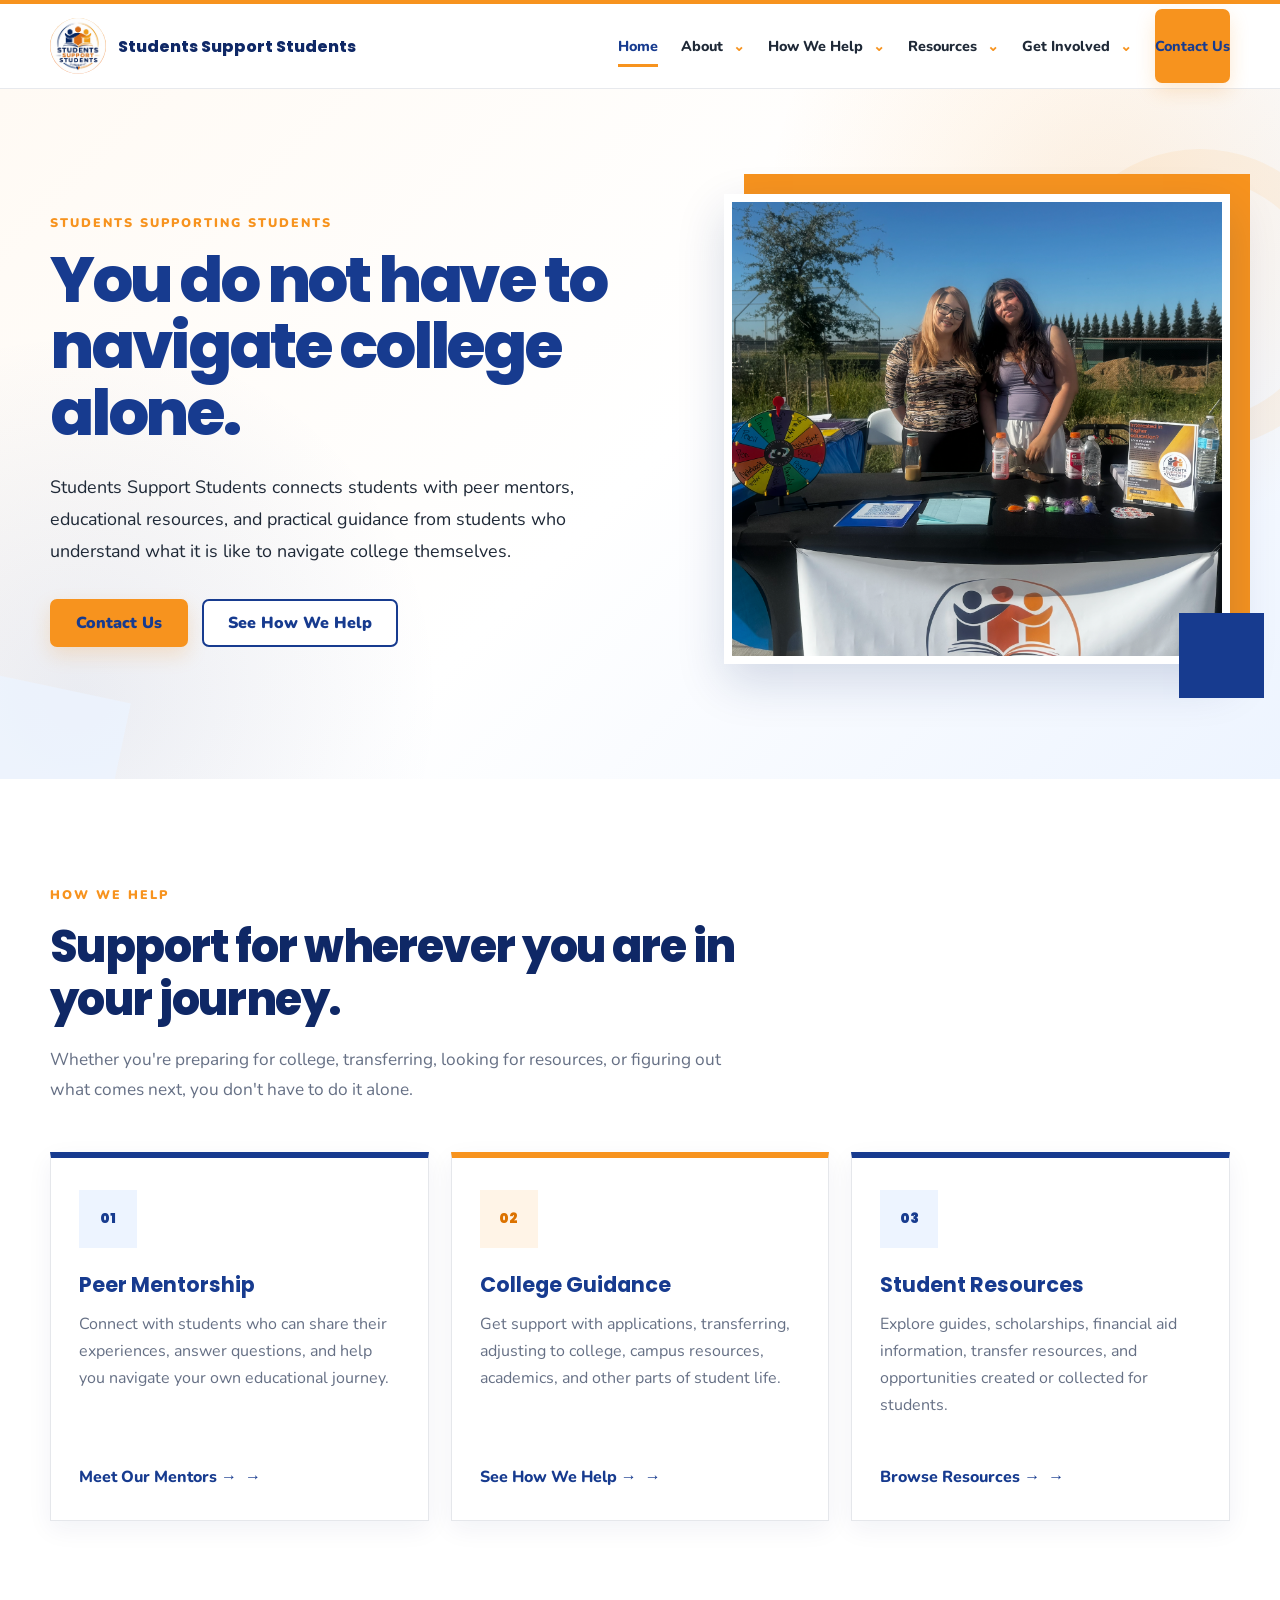
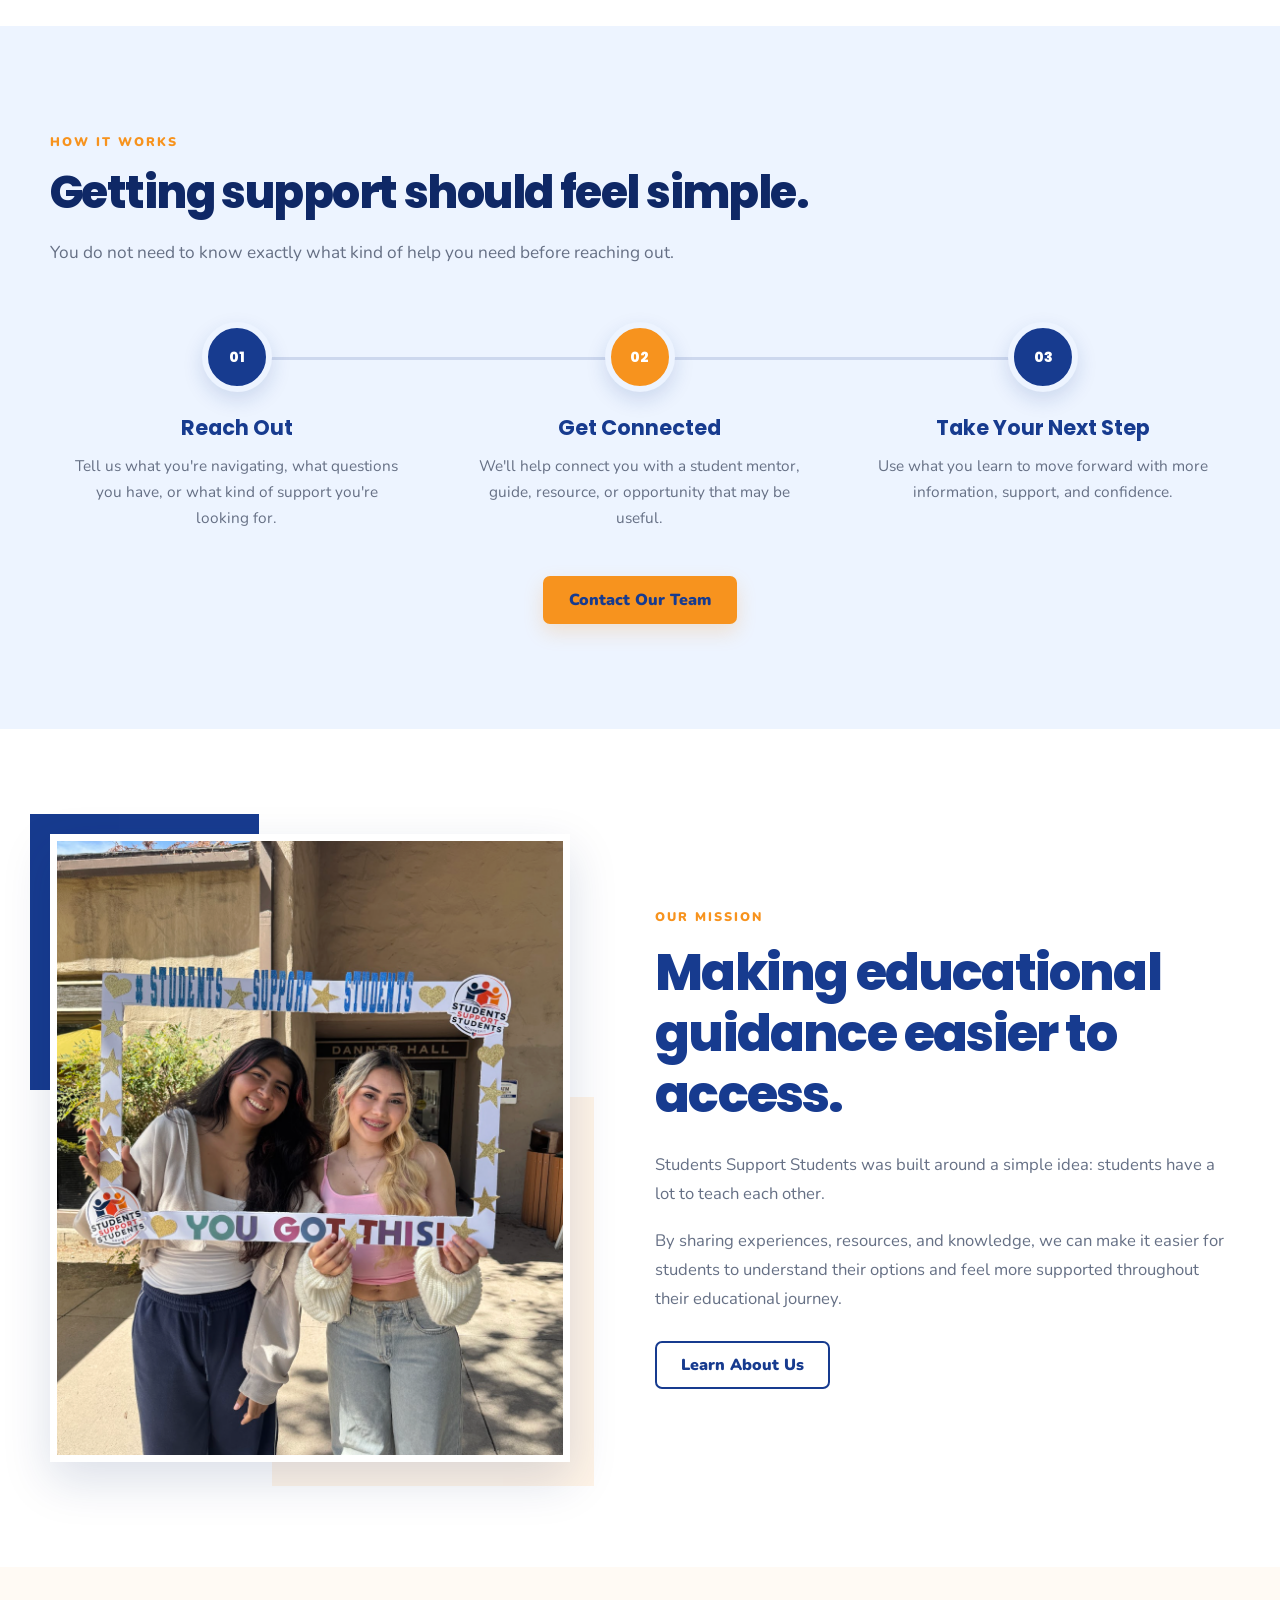
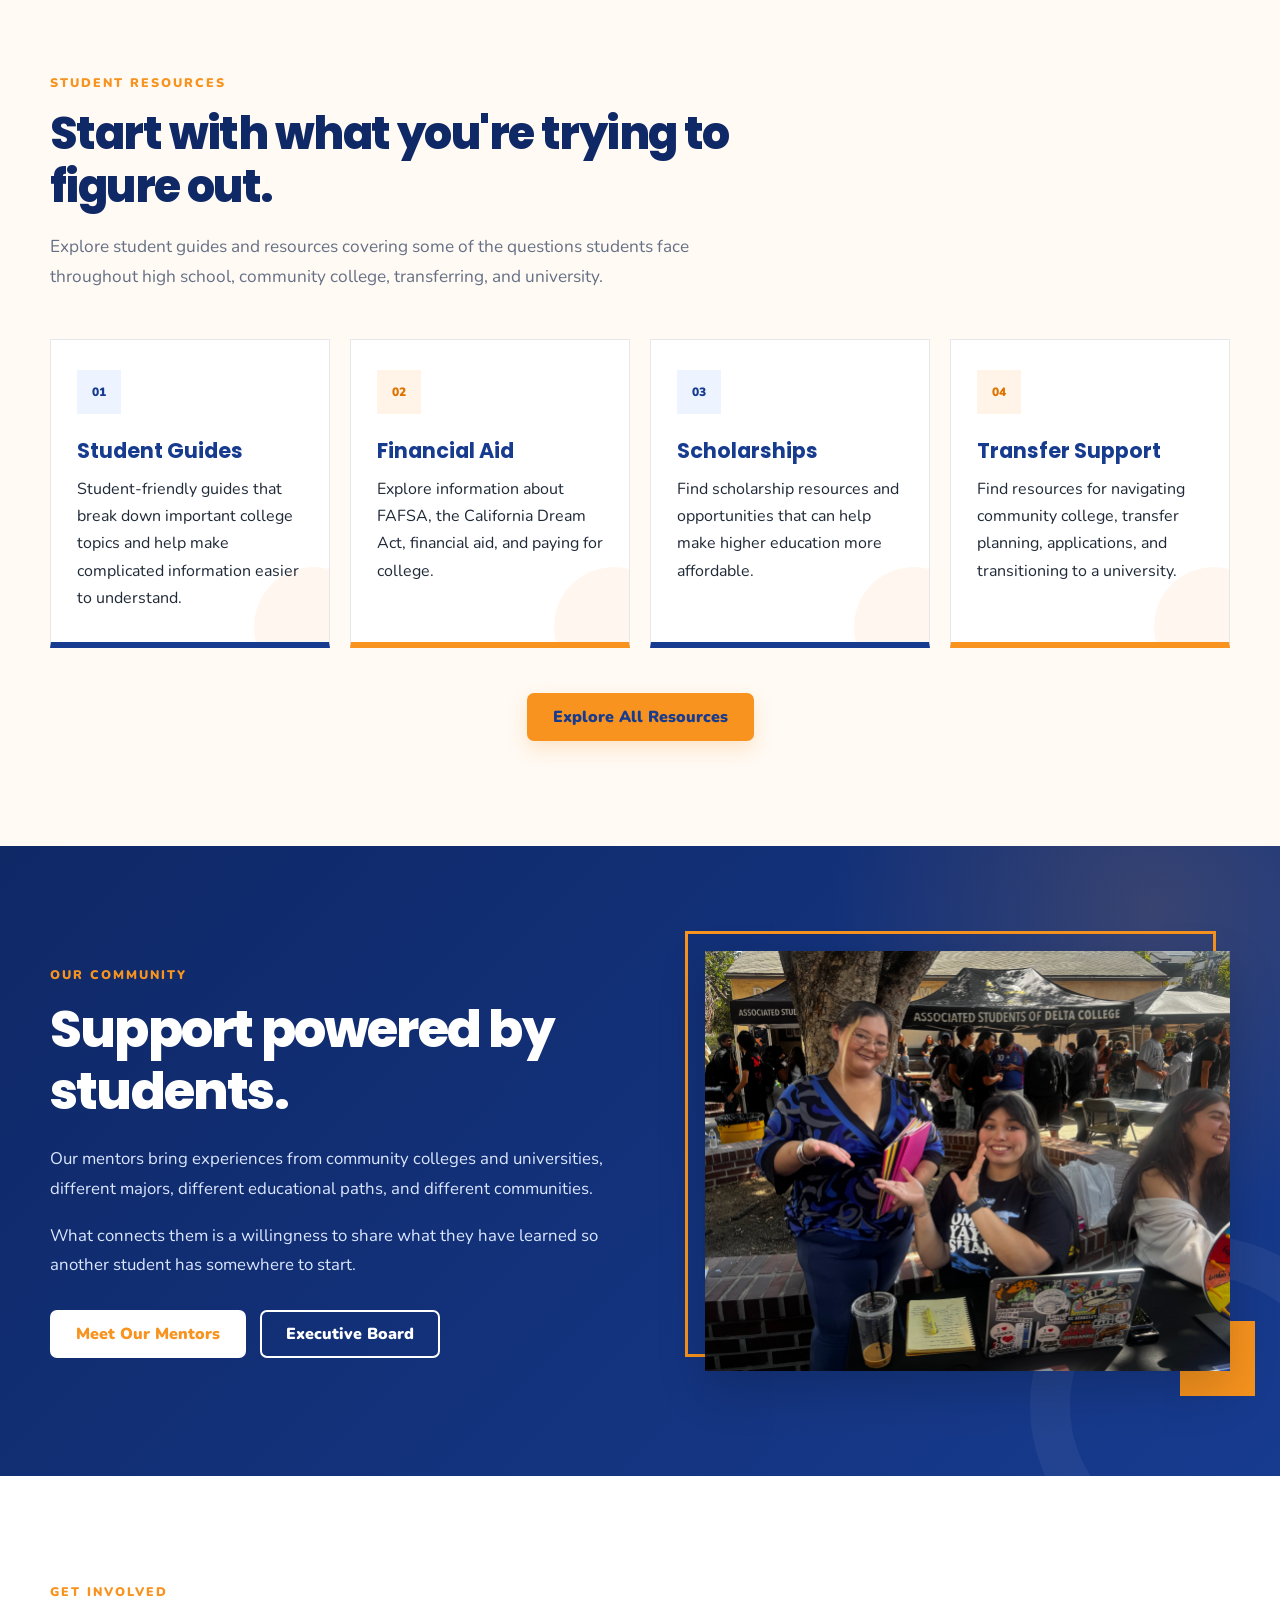
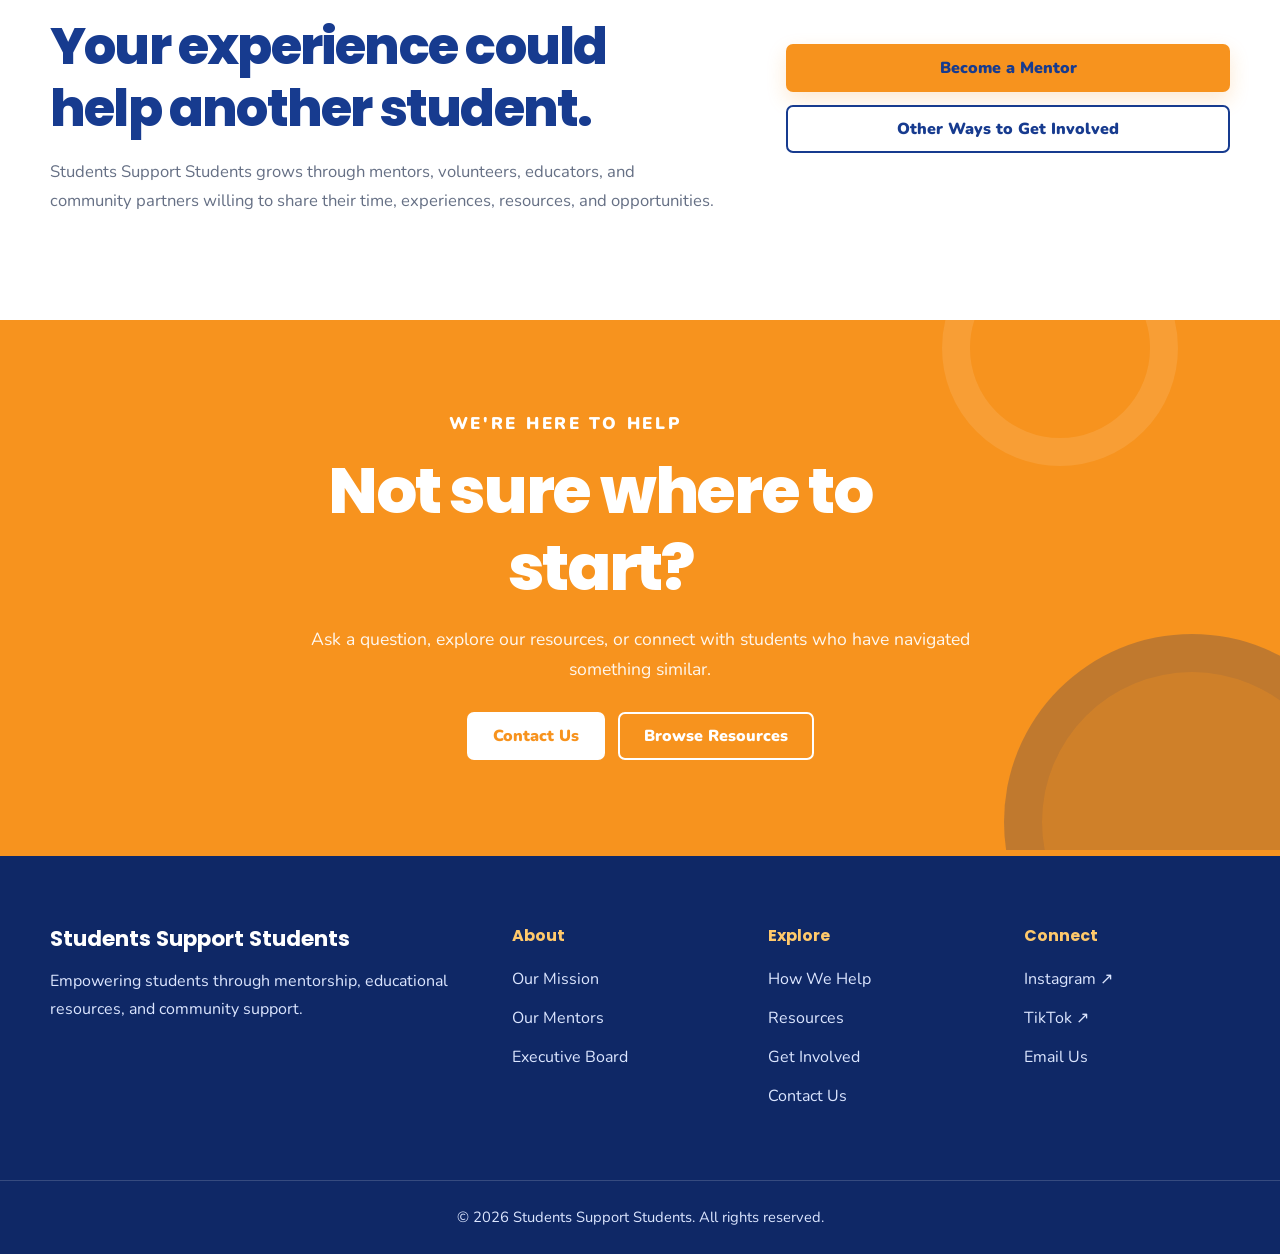
<file: index.html>
<!DOCTYPE html>
<html lang="en">
<head>
  <meta charset="UTF-8">
  <meta name="viewport" content="width=device-width, initial-scale=1.0">
  <meta name="description" content="Students Support Students connects students with peer mentorship, educational resources, student guides, and support throughout their educational journey.">
  <title>Students Support Students | Student Mentorship & Resources</title>
  <link rel="stylesheet" href="css/style.css">
  <link rel="stylesheet" href="css/home.css">
</head>

<body>

<!-- HEADER -->
<header class="site-header">
  <div class="container navbar">
    <a href="index.html" class="logo">
      <img src="images/logo.png" alt="Students Support Students logo">
      <span>Students Support Students</span>
    </a>

    <button class="menu-button" aria-label="Open navigation menu">
      <span></span><span></span><span></span>
    </button>

    <ul class="nav-links">
      <li><a href="index.html" class="active">Home</a></li>

      <li class="nav-dropdown">
        <button class="dropdown-toggle">Who We Are</button>
        <ul class="dropdown-menu">
          <li><a href="about.html#mission">Our Mission</a></li>
          <li><a href="mentors.html">Meet Our Mentors</a></li>
          <li><a href="executive-board.html">Executive Board</a></li>
        </ul>
      </li>

      <li class="nav-dropdown">
        <button class="dropdown-toggle">How We Help</button>
        <ul class="dropdown-menu">
          <li><a href="how-we-help.html#mentorship">Mentorship</a></li>
          <li><a href="how-we-help.html#college-guidance">College Guidance</a></li>
          <li><a href="how-we-help.html#academic-support">Academic Support</a></li>
          <li><a href="how-we-help.html#career-support">Career Support</a></li>
        </ul>
      </li>

      <li class="nav-dropdown">
        <button class="dropdown-toggle">Resources</button>
        <ul class="dropdown-menu">
          <li><a href="resources.html#student-guides">Student Guides</a></li>
          <li><a href="resources.html#financial-aid">Financial Aid</a></li>
          <li><a href="resources.html#scholarships">Scholarships</a></li>
          <li><a href="resources.html#transfer-support">Transfer Support</a></li>
          <li><a href="resources.html#undocumented-students">Undocumented Students</a></li>
          <li><a href="resources.html">View All Resources</a></li>
        </ul>
      </li>

      <li class="nav-dropdown">
        <button class="dropdown-toggle">Get Involved</button>
        <ul class="dropdown-menu">
          <li><a href="get-involved.html#become-a-mentor">Become a Mentor</a></li>
          <li><a href="get-involved.html#volunteer">Volunteer</a></li>
          <li><a href="get-involved.html#partner">Partner With Us</a></li>
        </ul>
      </li>
    </ul>

    <a href="contact.html" class="nav-button">Contact Us</a>
  </div>
</header>

<main>

<!-- HERO -->
<section class="hero">
  <div class="hero-content container">

    <div class="hero-text">
      <p class="section-label">Students Supporting Students</p>
      <h1>You do not have to navigate college alone.</h1>

      <p class="hero-description">
        Students Support Students connects students with peer mentors, educational resources, and practical guidance from students who understand what it is like to navigate college themselves.
      </p>

      <div class="hero-buttons">
        <a href="contact.html" class="button button-primary">Contact Us</a>
        <a href="how-we-help.html" class="button button-secondary">See How We Help</a>
      </div>
    </div>

    <div class="hero-image-wrap">
      <div class="hero-image">
        <img src="images/tabling.png" alt="Students Support Students connecting with students at a community event">
      </div>
    </div>

  </div>
</section>

<!-- HOW WE HELP -->
<section class="services section">
  <div class="container">

    <div class="section-heading">
      <p class="section-label">How We Help</p>
      <h2>Support for wherever you are in your journey.</h2>
      <p>Whether you're preparing for college, transferring, looking for resources, or figuring out what comes next, you don't have to do it alone.</p>
    </div>

    <div class="services-grid">

      <article class="service-card">
        <div class="service-icon">01</div>
        <h3>Peer Mentorship</h3>
        <p>Connect with students who can share their experiences, answer questions, and help you navigate your own educational journey.</p>
        <a href="mentors.html" class="text-link">Meet Our Mentors →</a>
      </article>

      <article class="service-card">
        <div class="service-icon">02</div>
        <h3>College Guidance</h3>
        <p>Get support with applications, transferring, adjusting to college, campus resources, academics, and other parts of student life.</p>
        <a href="how-we-help.html" class="text-link">See How We Help →</a>
      </article>

      <article class="service-card">
        <div class="service-icon">03</div>
        <h3>Student Resources</h3>
        <p>Explore guides, scholarships, financial aid information, transfer resources, and opportunities created or collected for students.</p>
        <a href="resources.html" class="text-link">Browse Resources →</a>
      </article>

    </div>
  </div>
</section>

<!-- HOW IT WORKS -->
<section class="how-it-works section">
  <div class="container">

    <div class="section-heading">
      <p class="section-label">How It Works</p>
      <h2>Getting support should feel simple.</h2>
      <p>You do not need to know exactly what kind of help you need before reaching out.</p>
    </div>

    <div class="steps-grid">

      <article class="step">
        <div class="step-number">01</div>
        <h3>Reach Out</h3>
        <p>Tell us what you're navigating, what questions you have, or what kind of support you're looking for.</p>
      </article>

      <article class="step">
        <div class="step-number">02</div>
        <h3>Get Connected</h3>
        <p>We'll help connect you with a student mentor, guide, resource, or opportunity that may be useful.</p>
      </article>

      <article class="step">
        <div class="step-number">03</div>
        <h3>Take Your Next Step</h3>
        <p>Use what you learn to move forward with more information, support, and confidence.</p>
      </article>

    </div>

    <div class="section-action">
      <a href="contact.html" class="button button-primary">Contact Our Team</a>
    </div>

  </div>
</section>

<!-- MISSION -->
<section class="mission-preview section">
  <div class="container mission-grid">

    <div class="mission-image">
      <img src="images/EVENT1.PNG" alt="Students Support Students community event">
    </div>

    <div class="mission-copy">
      <p class="section-label">Our Mission</p>
      <h2>Making educational guidance easier to access.</h2>

      <p>Students Support Students was built around a simple idea: students have a lot to teach each other.</p>

      <p>By sharing experiences, resources, and knowledge, we can make it easier for students to understand their options and feel more supported throughout their educational journey.</p>

      <a href="about.html#mission" class="button button-secondary">Learn About Us</a>
    </div>

  </div>
</section>

<!-- STUDENT GUIDES -->
<section class="home-resources section">
  <div class="container">

    <div class="section-heading">
      <p class="section-label">Student Resources</p>
      <h2>Start with what you're trying to figure out.</h2>
      <p>Explore student guides and resources covering some of the questions students face throughout high school, community college, transferring, and university.</p>
    </div>

    <div class="resource-home-grid">

      <a href="resources.html#student-guides" class="resource-home-card">
        <span>01</span>
        <h3>Student Guides</h3>
        <p>Student-friendly guides that break down important college topics and help make complicated information easier to understand.</p>
      </a>

      <a href="resources.html#financial-aid" class="resource-home-card">
        <span>02</span>
        <h3>Financial Aid</h3>
        <p>Explore information about FAFSA, the California Dream Act, financial aid, and paying for college.</p>
      </a>

      <a href="resources.html#scholarships" class="resource-home-card">
        <span>03</span>
        <h3>Scholarships</h3>
        <p>Find scholarship resources and opportunities that can help make higher education more affordable.</p>
      </a>

      <a href="resources.html#transfer-support" class="resource-home-card">
        <span>04</span>
        <h3>Transfer Support</h3>
        <p>Find resources for navigating community college, transfer planning, applications, and transitioning to a university.</p>
      </a>

    </div>

    <div class="section-action">
      <a href="resources.html" class="button button-primary">Explore All Resources</a>
    </div>

  </div>
</section>

<!-- OUR COMMUNITY -->
<section class="team-preview section">
  <div class="container team-preview-grid">

    <div class="team-preview-copy">
      <p class="section-label">Our Community</p>
      <h2>Support powered by students.</h2>

      <p>Our mentors bring experiences from community colleges and universities, different majors, different educational paths, and different communities.</p>

      <p>What connects them is a willingness to share what they have learned so another student has somewhere to start.</p>

      <div class="hero-buttons">
        <a href="mentors.html" class="button button-light">Meet Our Mentors</a>
        <a href="executive-board.html" class="button button-outline-light">Executive Board</a>
      </div>
    </div>

    <div class="team-preview-image">
      <img src="images/EVENT2.PNG" alt="Students Support Students students at an event">
    </div>

  </div>
</section>

<!-- GET INVOLVED -->
<section class="home-involvement section">
  <div class="container involvement-preview-grid">

    <div>
      <p class="section-label">Get Involved</p>
      <h2>Your experience could help another student.</h2>
      <p>Students Support Students grows through mentors, volunteers, educators, and community partners willing to share their time, experiences, resources, and opportunities.</p>
    </div>

    <div class="involvement-preview-actions">
      <a href="get-involved.html#become-a-mentor" class="button button-primary">Become a Mentor</a>
      <a href="get-involved.html" class="button button-secondary">Other Ways to Get Involved</a>
    </div>

  </div>
</section>

<!-- FINAL CTA -->
<section class="final-cta">
  <div class="container final-cta-content">
    <p class="section-label">We're Here to Help</p>
    <h2>Not sure where to start?</h2>
    <p>Ask a question, explore our resources, or connect with students who have navigated something similar.</p>

    <div class="cta-buttons">
      <a href="contact.html" class="button button-light">Contact Us</a>
      <a href="resources.html" class="button button-outline-light">Browse Resources</a>
    </div>
  </div>
</section>

</main>

<!-- FOOTER -->
<footer class="site-footer">
  <div class="container footer-content">

    <div class="footer-brand">
      <h3>Students Support Students</h3>
      <p>Empowering students through mentorship, educational resources, and community support.</p>
    </div>

    <div class="footer-links">
      <h4>Who We Are</h4>
      <a href="about.html#mission">Our Mission</a>
      <a href="mentors.html">Our Mentors</a>
      <a href="executive-board.html">Executive Board</a>
    </div>

    <div class="footer-links">
      <h4>Explore</h4>
      <a href="how-we-help.html">How We Help</a>
      <a href="resources.html">Resources</a>
      <a href="get-involved.html">Get Involved</a>
      <a href="contact.html">Contact Us</a>
    </div>

    <div class="footer-links">
      <h4>Connect</h4>
      <a href="https://www.instagram.com/students_support_students/" target="_blank" rel="noopener noreferrer">Instagram</a>
      <a href="https://www.tiktok.com/@studentssupportstudents" target="_blank" rel="noopener noreferrer">TikTok</a>
      <a href="mailto:studentsupportquestions@gmail.com">Email Us</a>
    </div>

  </div>

  <div class="footer-bottom">
    <div class="container">
      <p>© 2026 Students Support Students. All rights reserved.</p>
    </div>
  </div>
</footer>

<script src="js/script.js"></script>
</body>
</html>
</file>
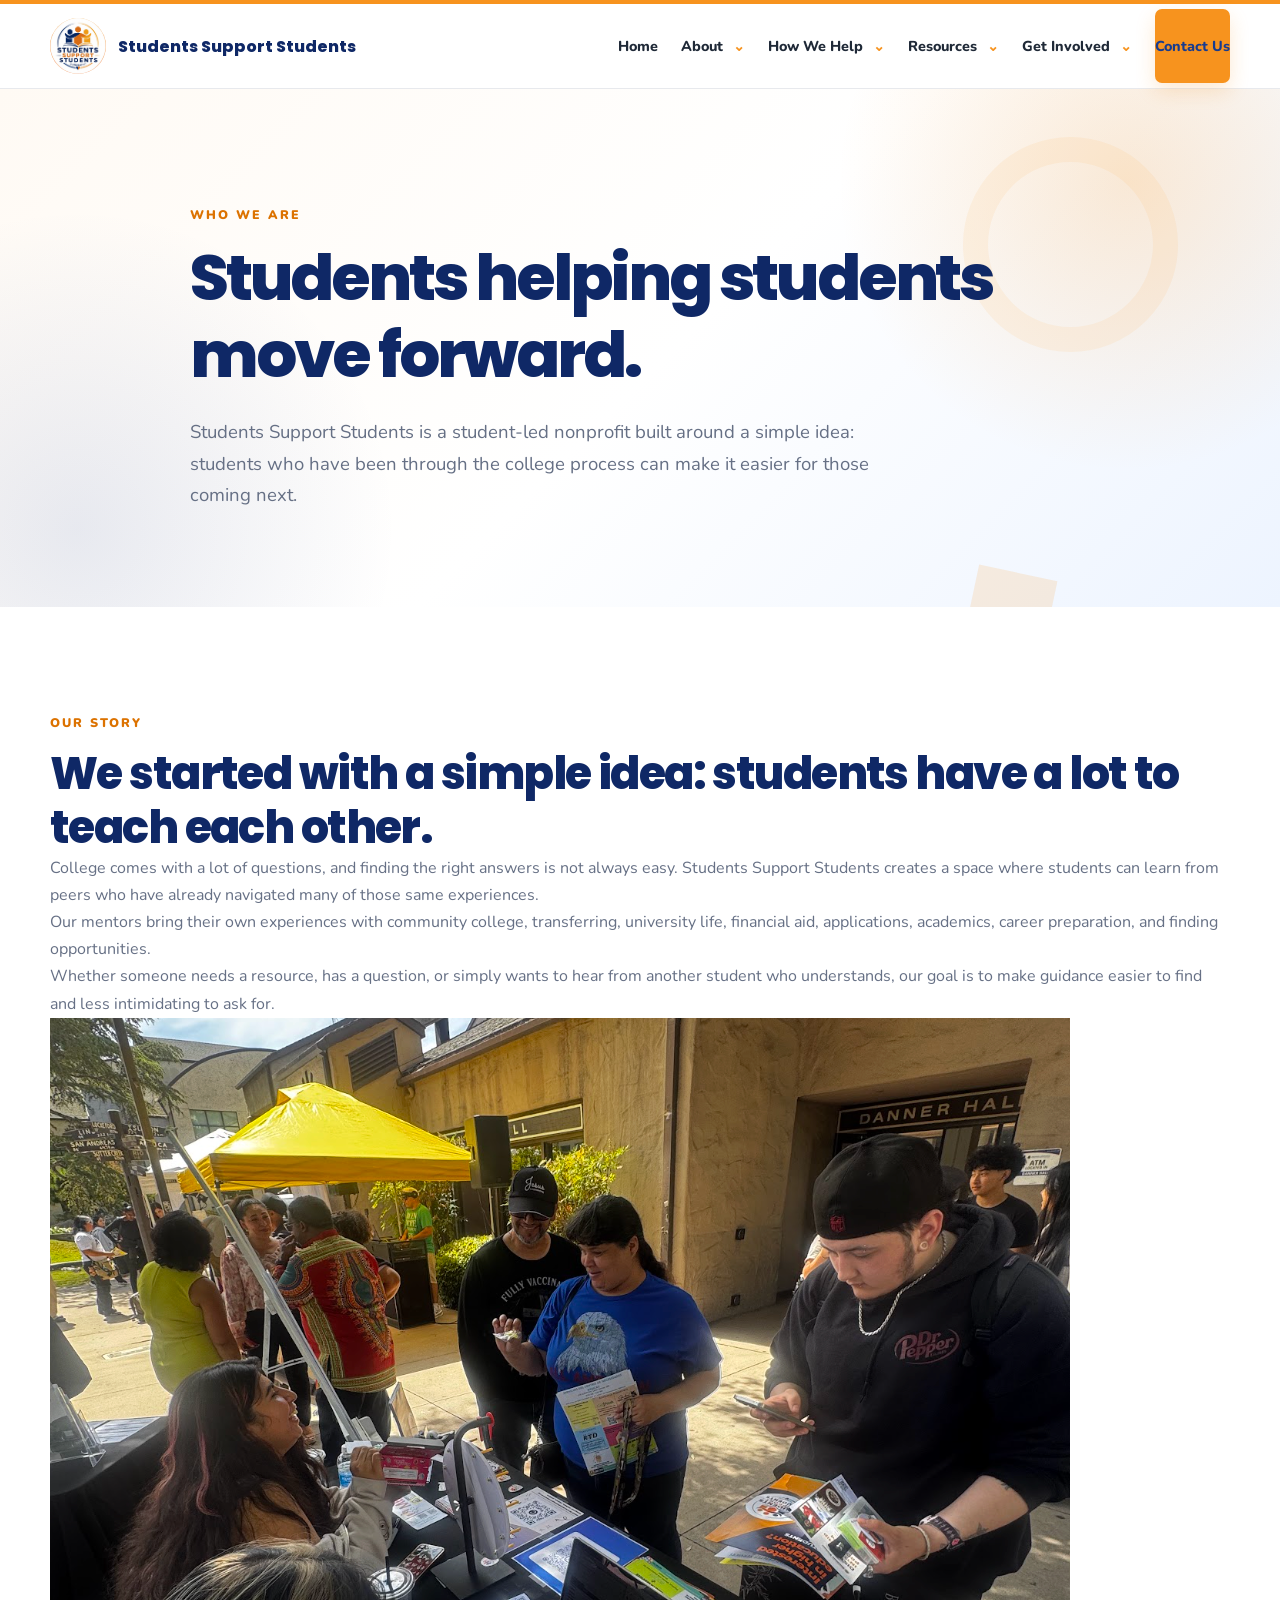
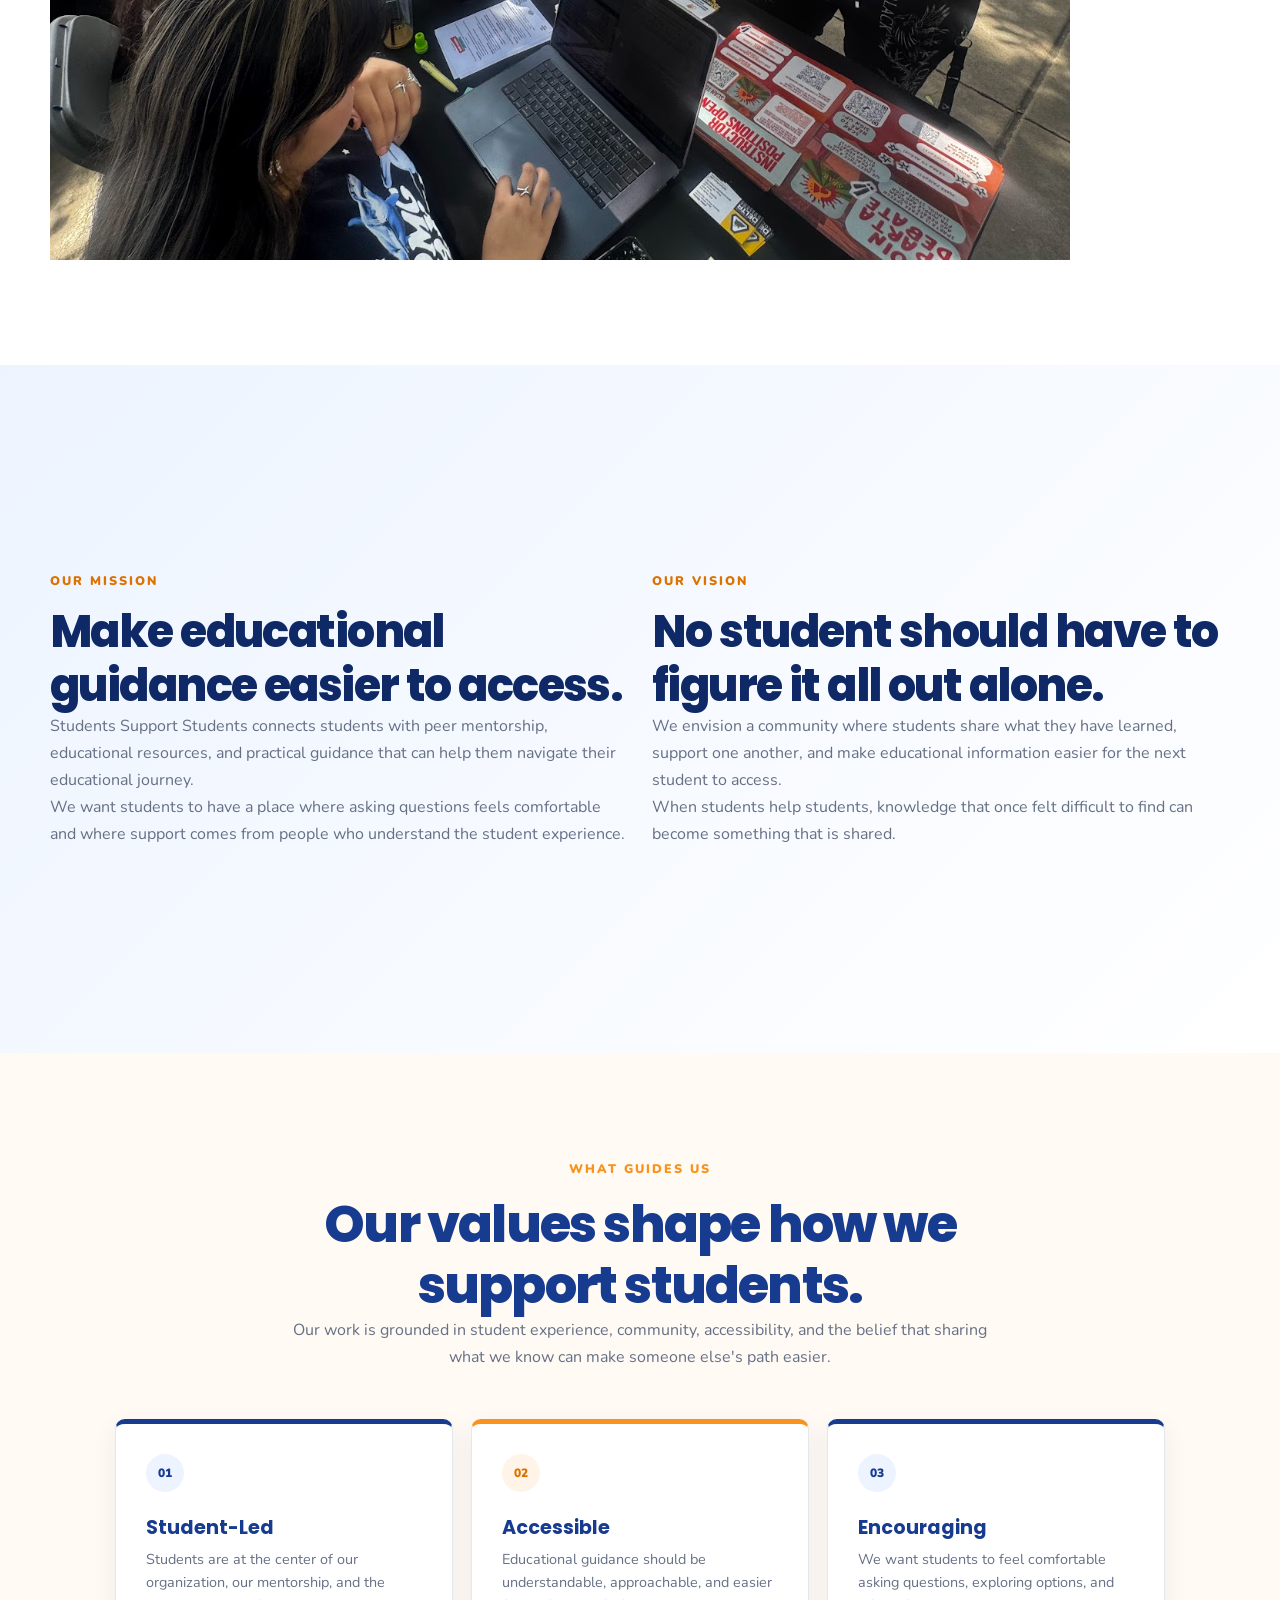
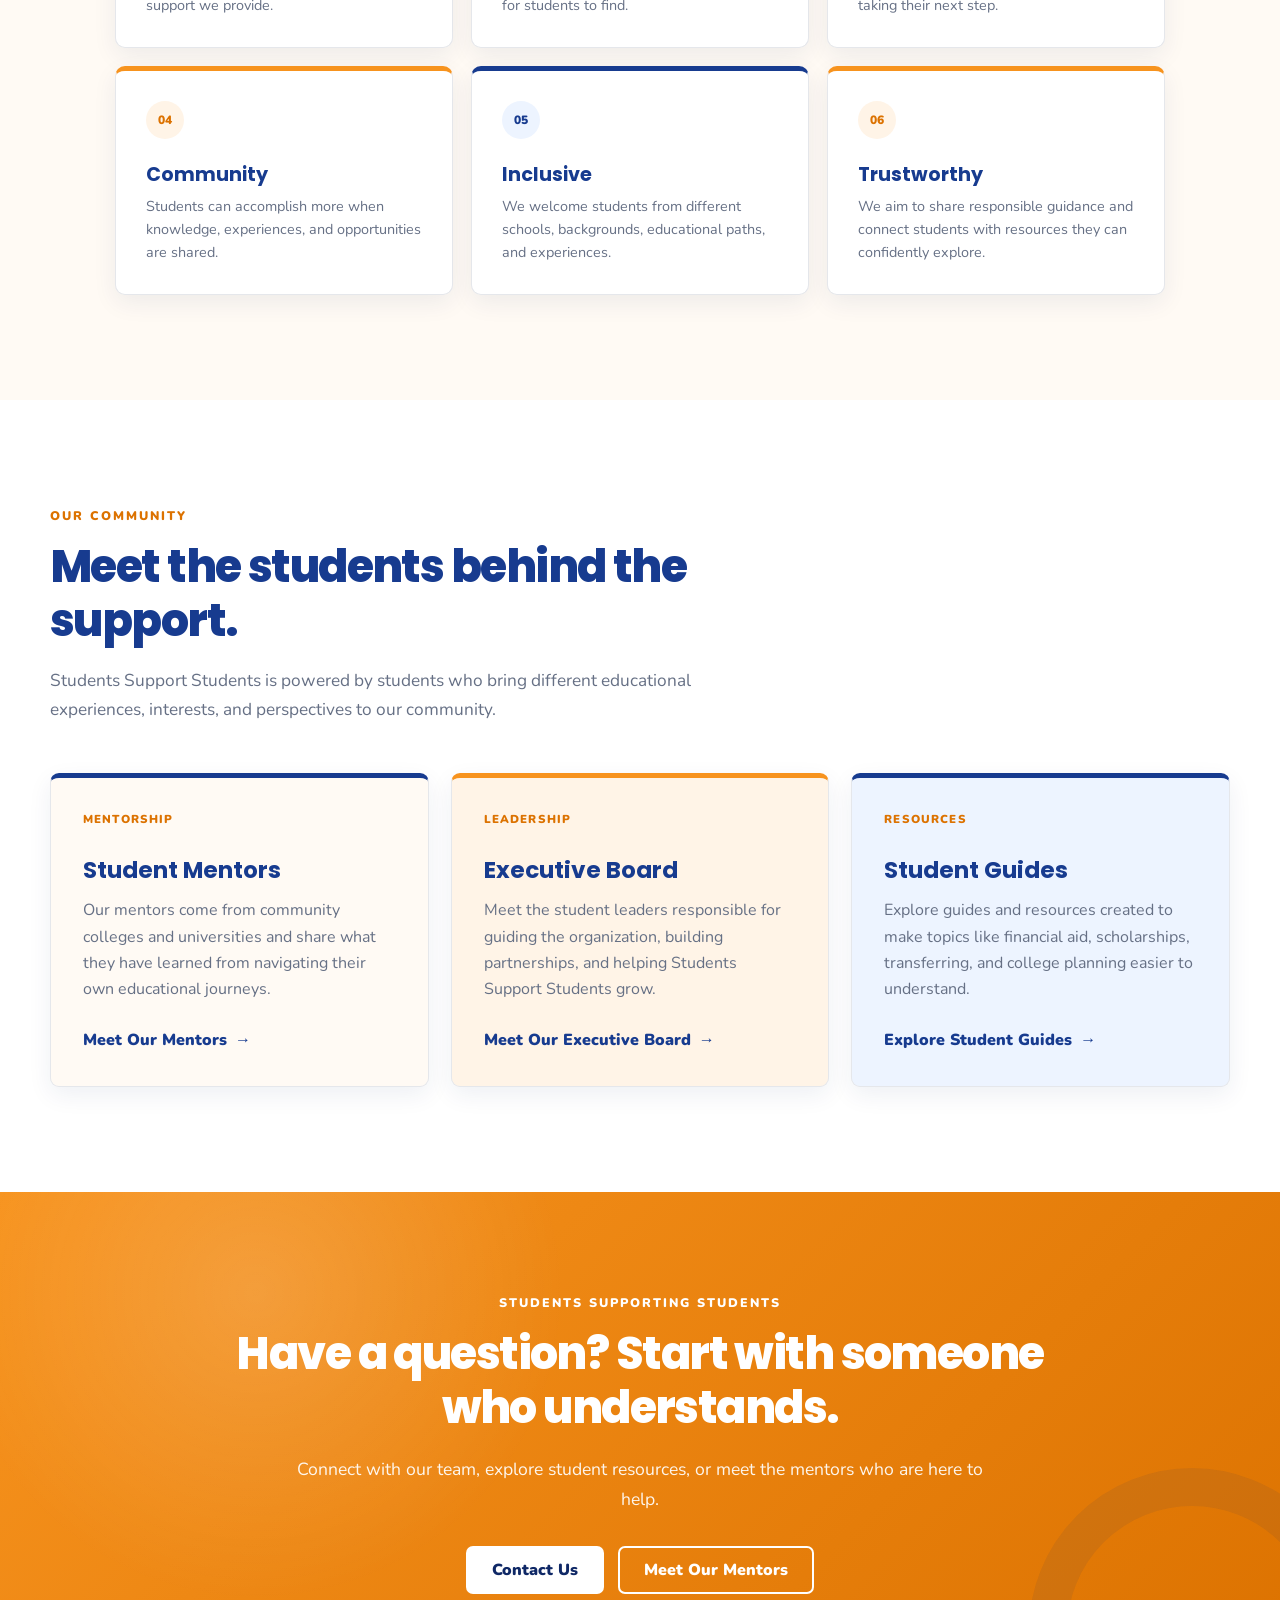
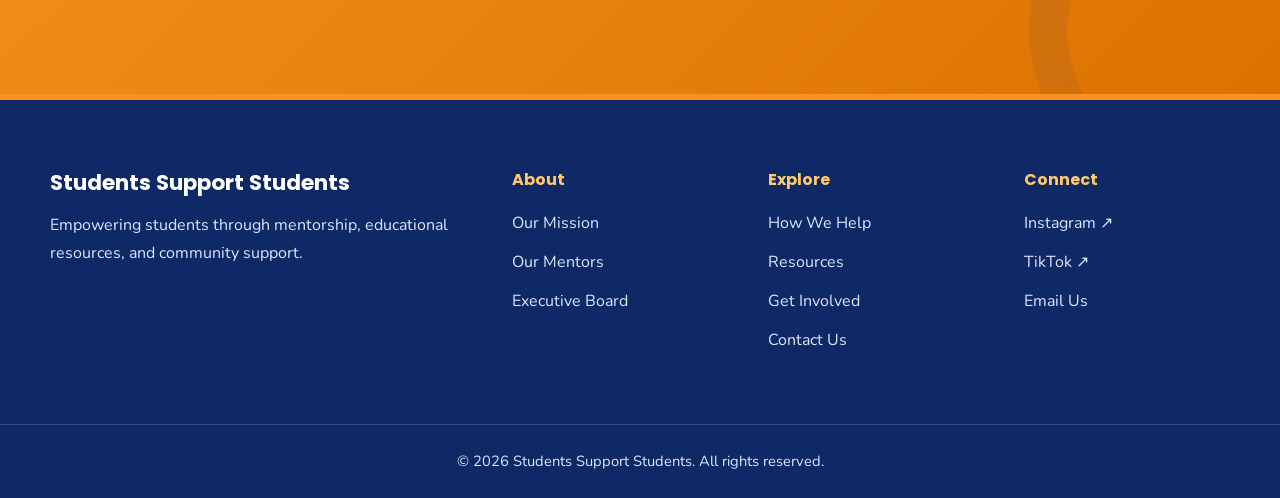
<file: about.html>
<!DOCTYPE html>
<html lang="en">
<head>
  <meta charset="UTF-8">
  <meta name="viewport" content="width=device-width, initial-scale=1.0">
  <meta name="description" content="Learn about Students Support Students, our mission, values, mentors, and student-led approach to making college guidance more accessible.">
  <title>About Us | Students Support Students</title>
  <link rel="stylesheet" href="css/style.css">
  <link rel="stylesheet" href="css/about.css">
</head>

<body>

<!-- HEADER -->
<header class="site-header">
  <div class="container navbar">
    <a href="index.html" class="logo">
      <img src="images/logo.png" alt="Students Support Students logo">
      <span>Students Support Students</span>
    </a>

    <button class="menu-button" aria-label="Open navigation menu">
      <span></span><span></span><span></span>
    </button>

    <ul class="nav-links">
      <li><a href="index.html">Home</a></li>

      <li class="nav-dropdown">
        <button class="dropdown-toggle">Who We Are</button>
        <ul class="dropdown-menu">
          <li><a href="about.html#mission">Our Mission</a></li>
          <li><a href="mentors.html">Meet Our Mentors</a></li>
          <li><a href="executive-board.html">Executive Board</a></li>
        </ul>
      </li>

      <li class="nav-dropdown">
        <button class="dropdown-toggle">How We Help</button>
        <ul class="dropdown-menu">
          <li><a href="how-we-help.html#mentorship">Mentorship</a></li>
          <li><a href="how-we-help.html#college-guidance">College Guidance</a></li>
          <li><a href="how-we-help.html#academic-support">Academic Support</a></li>
          <li><a href="how-we-help.html#career-support">Career Support</a></li>
        </ul>
      </li>

      <li class="nav-dropdown">
        <button class="dropdown-toggle">Resources</button>
        <ul class="dropdown-menu">
          <li><a href="resources.html#student-guides">Student Guides</a></li>
          <li><a href="resources.html#financial-aid">Financial Aid</a></li>
          <li><a href="resources.html#scholarships">Scholarships</a></li>
          <li><a href="resources.html#transfer-support">Transfer Support</a></li>
          <li><a href="resources.html#undocumented-students">Undocumented Students</a></li>
          <li><a href="resources.html">View All Resources</a></li>
        </ul>
      </li>

      <li class="nav-dropdown">
        <button class="dropdown-toggle">Get Involved</button>
        <ul class="dropdown-menu">
          <li><a href="get-involved.html#become-a-mentor">Become a Mentor</a></li>
          <li><a href="get-involved.html#volunteer">Volunteer</a></li>
          <li><a href="get-involved.html#partner">Partner With Us</a></li>
        </ul>
      </li>
    </ul>

    <a href="contact.html" class="nav-button">Contact Us</a>
  </div>
</header>

<main>

<!-- HERO -->
<section class="page-hero">
  <div class="container page-hero-content">
    <p class="section-label">Who We Are</p>
    <h1>Students helping students move forward.</h1>
    <p>Students Support Students is a student-led nonprofit built around a simple idea: students who have been through the college process can make it easier for those coming next.</p>
  </div>
</section>

<!-- WHO WE ARE -->
<section class="section about-introduction" id="our-story">
  <div class="container about-introduction-content">

    <div class="about-introduction-text">
      <p class="section-label">Our Story</p>
      <h2>We started with a simple idea: students have a lot to teach each other.</h2>

      <p>College comes with a lot of questions, and finding the right answers is not always easy. Students Support Students creates a space where students can learn from peers who have already navigated many of those same experiences.</p>

      <p>Our mentors bring their own experiences with community college, transferring, university life, financial aid, applications, academics, career preparation, and finding opportunities.</p>

      <p>Whether someone needs a resource, has a question, or simply wants to hear from another student who understands, our goal is to make guidance easier to find and less intimidating to ask for.</p>
    </div>

    <div class="about-introduction-image">
      <img src="images/EVENT3.PNG" alt="Students Support Students community event">
    </div>

  </div>
</section>

<!-- MISSION + VISION -->
<section class="section mission-vision" id="mission">
  <div class="container mission-vision-grid">

    <article class="mission-vision-card">
      <p class="section-label">Our Mission</p>
      <h2>Make educational guidance easier to access.</h2>
      <p>Students Support Students connects students with peer mentorship, educational resources, and practical guidance that can help them navigate their educational journey.</p>
      <p>We want students to have a place where asking questions feels comfortable and where support comes from people who understand the student experience.</p>
    </article>

    <article class="mission-vision-card vision-card">
      <p class="section-label">Our Vision</p>
      <h2>No student should have to figure it all out alone.</h2>
      <p>We envision a community where students share what they have learned, support one another, and make educational information easier for the next student to access.</p>
      <p>When students help students, knowledge that once felt difficult to find can become something that is shared.</p>
    </article>

  </div>
</section>

<!-- VALUES HONEYCOMB -->
<section class="section values" id="values">
  <div class="container">

    <div class="values-heading">
      <p class="section-label">What Guides Us</p>
      <h2>Our values shape how we support students.</h2>
      <p>Our work is grounded in student experience, community, accessibility, and the belief that sharing what we know can make someone else's path easier.</p>
    </div>

    <div class="values-honeycomb">

      <article class="hexagon value-leadership">
        <div class="hexagon-content">
          <div class="hexagon-icon">01</div>
          <h3>Student-Led</h3>
          <p>Students are at the center of our organization, our mentorship, and the support we provide.</p>
        </div>
      </article>

      <article class="hexagon value-accessibility">
        <div class="hexagon-content">
          <div class="hexagon-icon">02</div>
          <h3>Accessible</h3>
          <p>Educational guidance should be understandable, approachable, and easier for students to find.</p>
        </div>
      </article>

      <article class="hexagon value-encouragement">
        <div class="hexagon-content">
          <div class="hexagon-icon">03</div>
          <h3>Encouraging</h3>
          <p>We want students to feel comfortable asking questions, exploring options, and taking their next step.</p>
        </div>
      </article>

      <article class="hexagon value-community">
        <div class="hexagon-content">
          <div class="hexagon-icon">04</div>
          <h3>Community</h3>
          <p>Students can accomplish more when knowledge, experiences, and opportunities are shared.</p>
        </div>
      </article>

      <article class="hexagon value-inclusion">
        <div class="hexagon-content">
          <div class="hexagon-icon">05</div>
          <h3>Inclusive</h3>
          <p>We welcome students from different schools, backgrounds, educational paths, and experiences.</p>
        </div>
      </article>

      <article class="hexagon value-trust">
        <div class="hexagon-content">
          <div class="hexagon-icon">06</div>
          <h3>Trustworthy</h3>
          <p>We aim to share responsible guidance and connect students with resources they can confidently explore.</p>
        </div>
      </article>

    </div>
  </div>
</section>

<!-- OUR PEOPLE -->
<section class="section about-audience">
  <div class="container">

    <div class="section-heading">
      <p class="section-label">Our Community</p>
      <h2>Meet the students behind the support.</h2>
      <p>Students Support Students is powered by students who bring different educational experiences, interests, and perspectives to our community.</p>
    </div>

    <div class="about-audience-grid">

      <article class="audience-card">
        <span class="audience-label">Mentorship</span>
        <h3>Student Mentors</h3>
        <p>Our mentors come from community colleges and universities and share what they have learned from navigating their own educational journeys.</p>
        <a href="mentors.html" class="text-link">Meet Our Mentors</a>
      </article>

      <article class="audience-card">
        <span class="audience-label">Leadership</span>
        <h3>Executive Board</h3>
        <p>Meet the student leaders responsible for guiding the organization, building partnerships, and helping Students Support Students grow.</p>
        <a href="executive-board.html" class="text-link">Meet Our Executive Board</a>
      </article>

      <article class="audience-card">
        <span class="audience-label">Resources</span>
        <h3>Student Guides</h3>
        <p>Explore guides and resources created to make topics like financial aid, scholarships, transferring, and college planning easier to understand.</p>
        <a href="resources.html#student-guides" class="text-link">Explore Student Guides</a>
      </article>

    </div>
  </div>
</section>

<!-- CTA -->
<section class="final-cta">
  <div class="container final-cta-content">
    <p class="section-label">Students Supporting Students</p>
    <h2>Have a question? Start with someone who understands.</h2>
    <p>Connect with our team, explore student resources, or meet the mentors who are here to help.</p>

    <div class="cta-buttons">
      <a href="contact.html" class="button button-light">Contact Us</a>
      <a href="mentors.html" class="button button-outline-light">Meet Our Mentors</a>
    </div>
  </div>
</section>

</main>

<!-- FOOTER -->
<footer class="site-footer">
  <div class="container footer-content">

    <div class="footer-brand">
      <h3>Students Support Students</h3>
      <p>Empowering students through mentorship, educational resources, and community support.</p>
    </div>

    <div class="footer-links">
      <h4>Who We Are</h4>
      <a href="about.html#mission">Our Mission</a>
      <a href="mentors.html">Our Mentors</a>
      <a href="executive-board.html">Executive Board</a>
    </div>

    <div class="footer-links">
      <h4>Explore</h4>
      <a href="how-we-help.html">How We Help</a>
      <a href="resources.html">Resources</a>
      <a href="get-involved.html">Get Involved</a>
      <a href="contact.html">Contact Us</a>
    </div>

    <div class="footer-links">
      <h4>Connect</h4>
      <a href="https://www.instagram.com/students_support_students/" target="_blank" rel="noopener">Instagram</a>
      <a href="https://www.tiktok.com/@studentssupportstudents" target="_blank" rel="noopener">TikTok</a>
      <a href="mailto:studentsupportquestions@gmail.com">Email Us</a>
    </div>

  </div>

  <div class="footer-bottom">
    <div class="container">
      <p>© 2026 Students Support Students. All rights reserved.</p>
    </div>
  </div>
</footer>

<script src="js/script.js"></script>
</body>
</html>
</file>
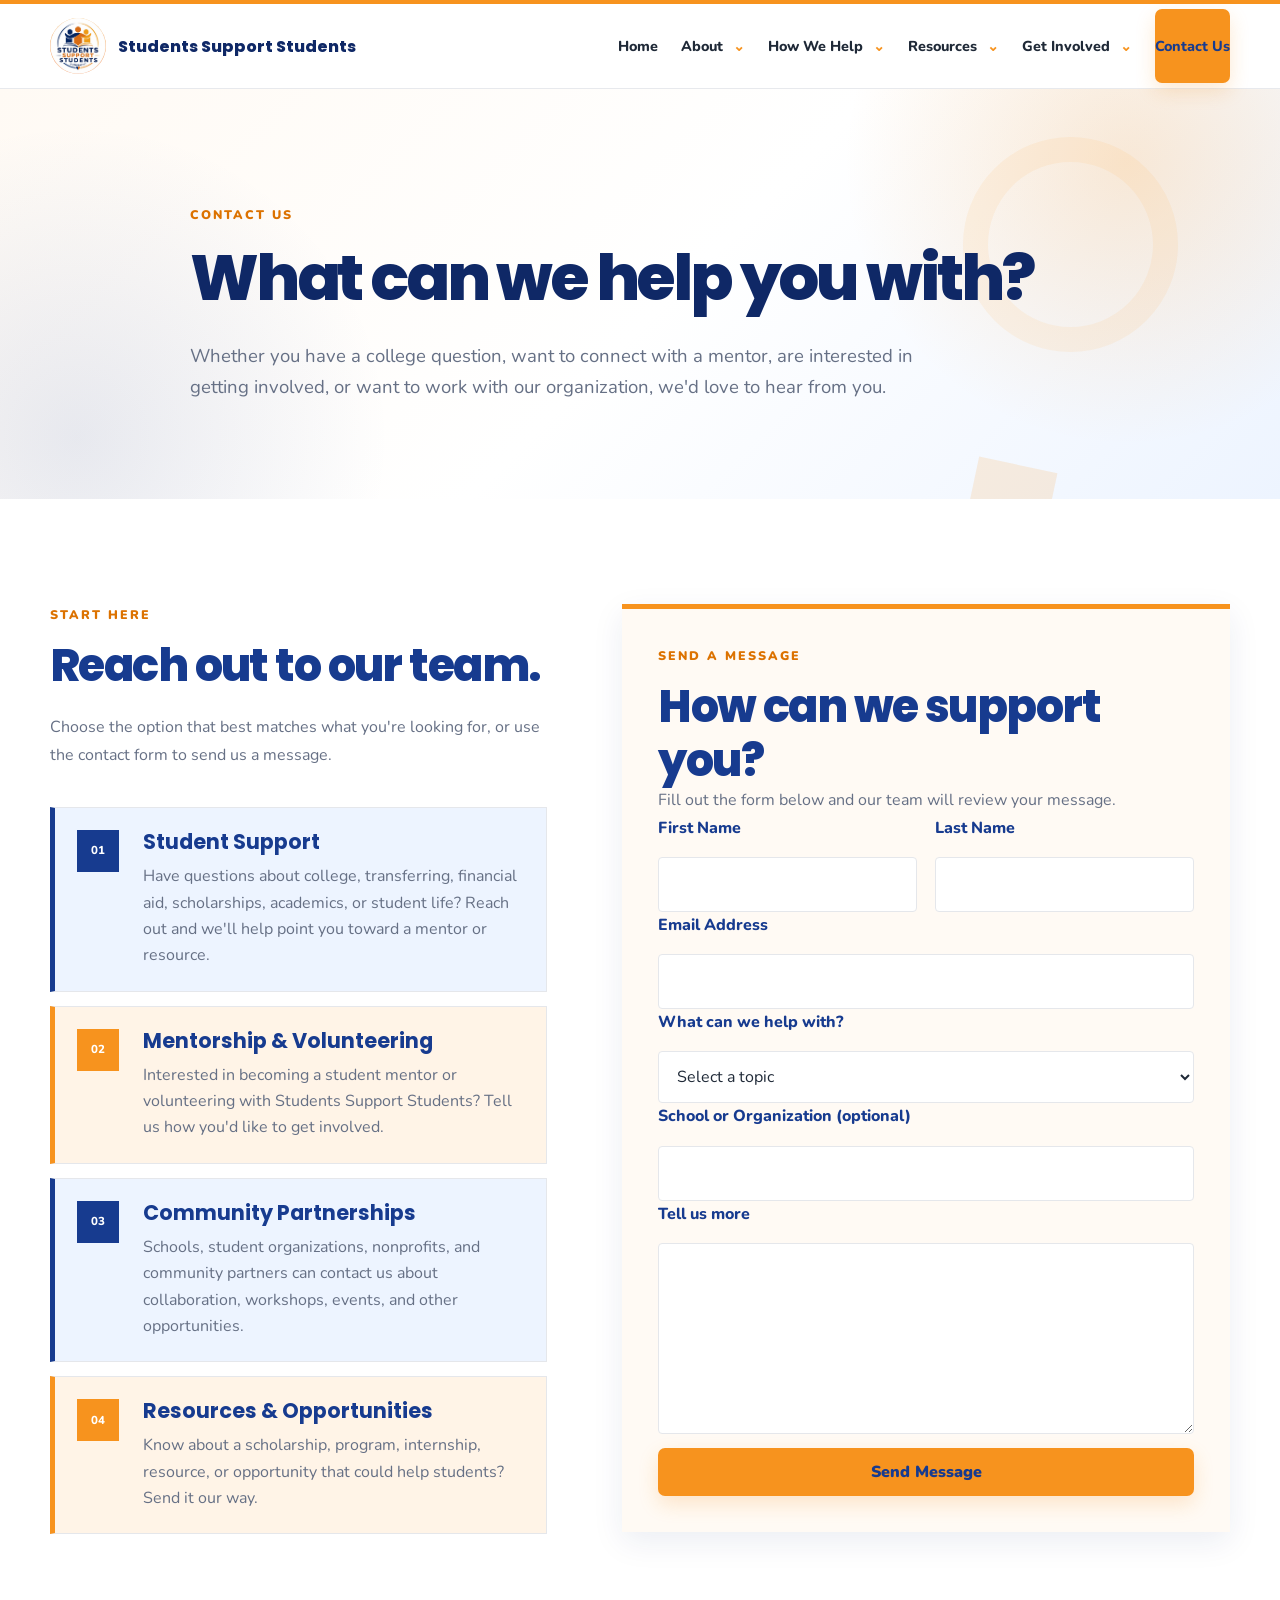
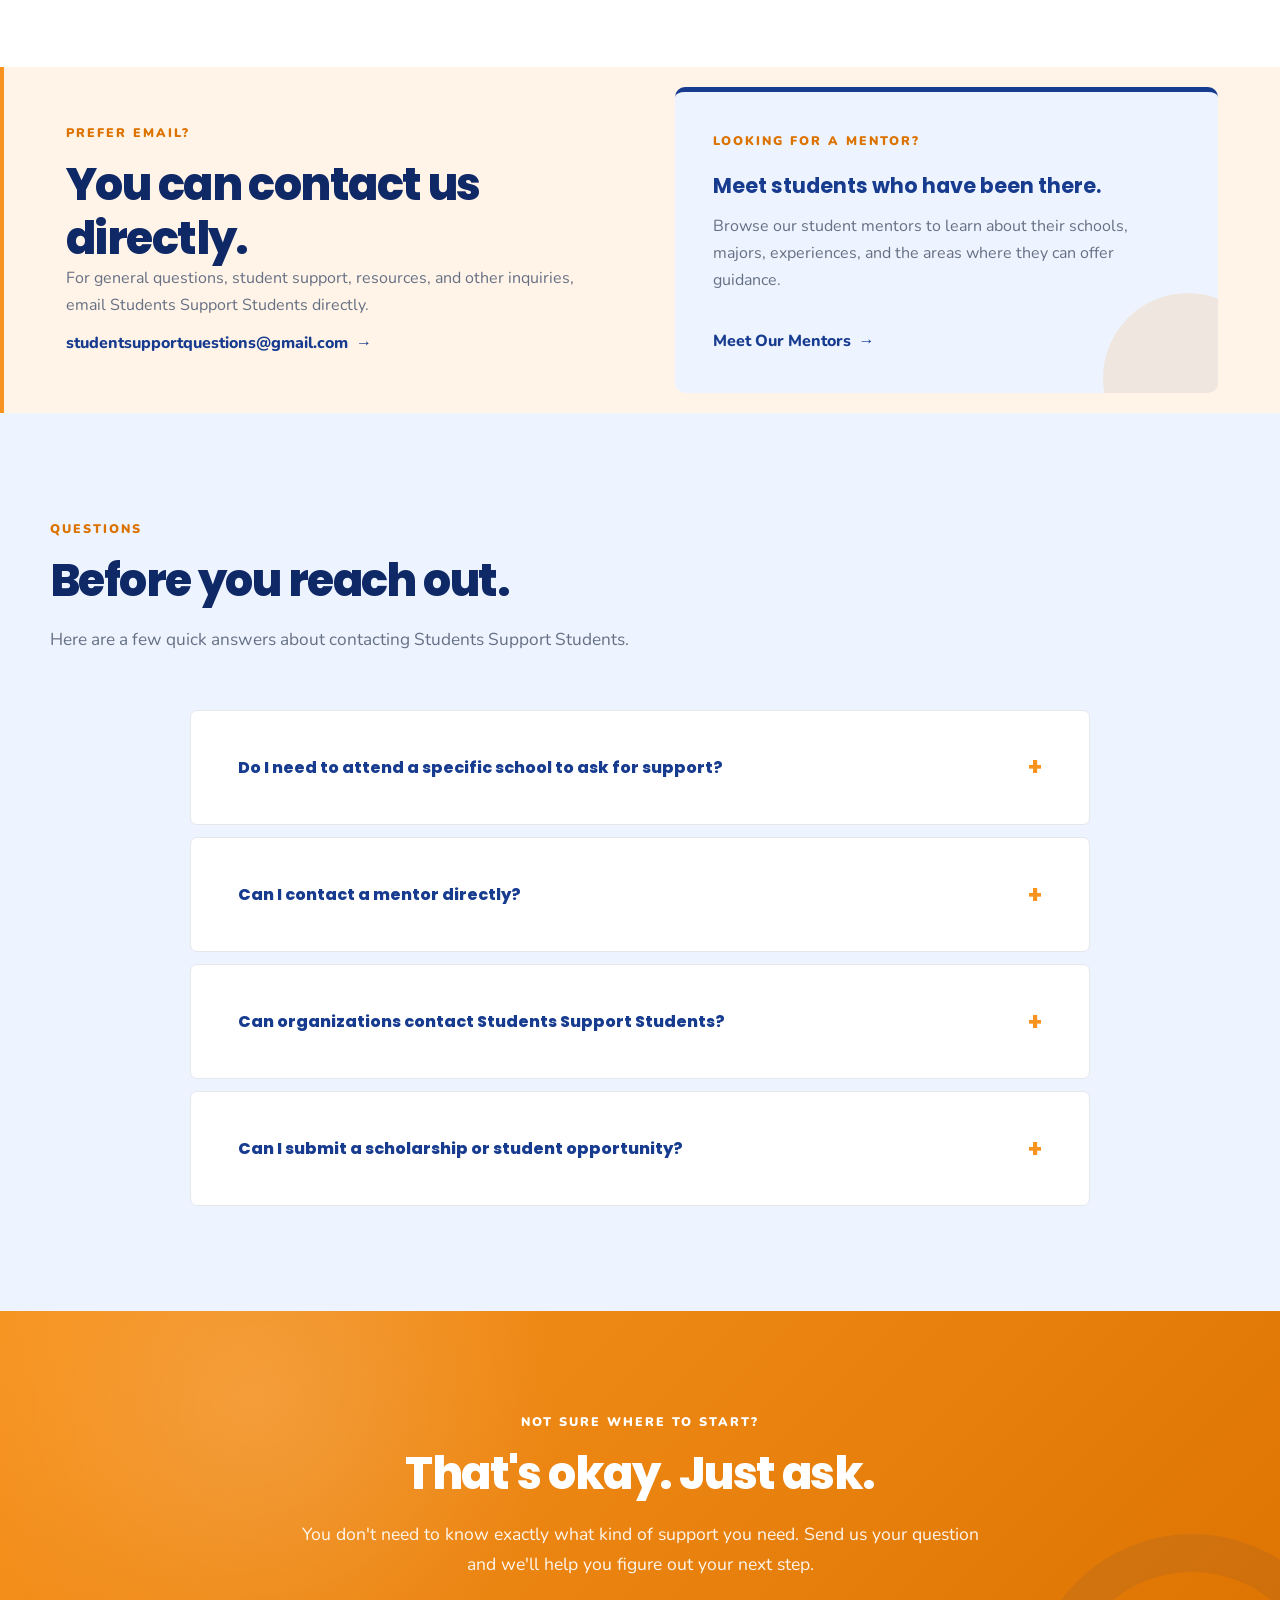
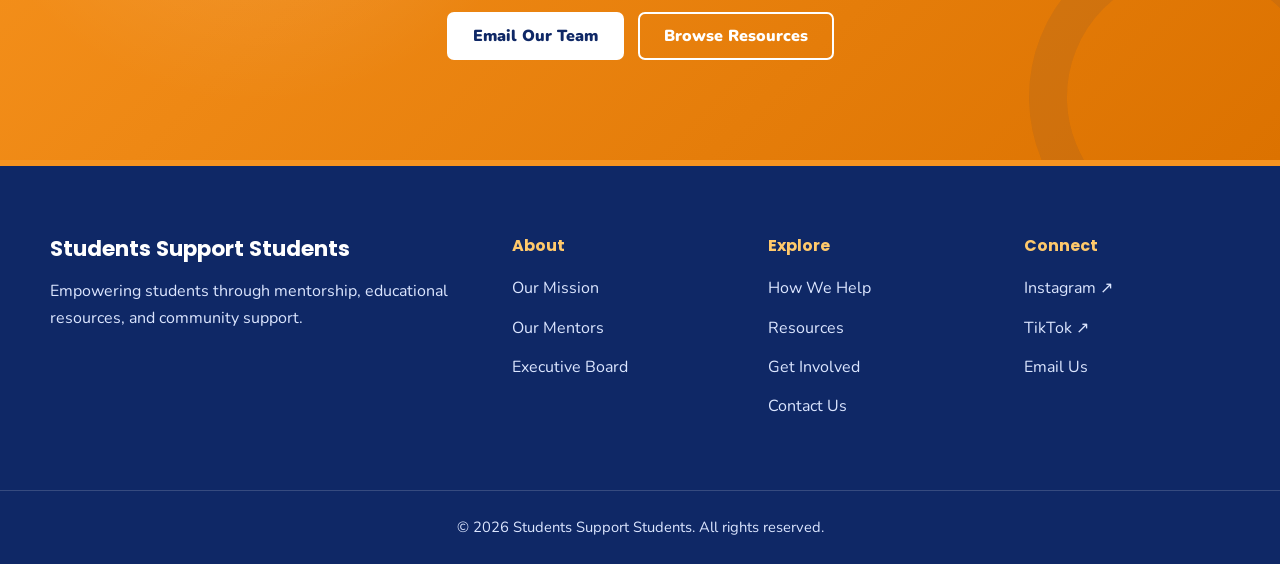
<file: contact.html>
<!DOCTYPE html>
<html lang="en">
<head>
  <meta charset="UTF-8">
  <meta name="viewport" content="width=device-width, initial-scale=1.0">
  <meta name="description" content="Contact Students Support Students for student support, mentorship, volunteering, partnerships, resources, and general questions.">
  <title>Contact Us | Students Support Students</title>
  <link rel="stylesheet" href="css/style.css">
  <link rel="stylesheet" href="css/contact.css">
</head>

<body>

<!-- HEADER -->
<header class="site-header">
  <div class="container navbar">
    <a href="index.html" class="logo">
      <img src="images/logo.png" alt="Students Support Students logo">
      <span>Students Support Students</span>
    </a>

    <button class="menu-button" aria-label="Open navigation menu">
      <span></span><span></span><span></span>
    </button>

    <ul class="nav-links">
      <li><a href="index.html">Home</a></li>

      <li class="nav-dropdown">
        <button class="dropdown-toggle">Who We Are</button>
        <ul class="dropdown-menu">
          <li><a href="about.html#mission">Our Mission</a></li>
          <li><a href="mentors.html">Meet Our Mentors</a></li>
          <li><a href="executive-board.html">Executive Board</a></li>
        </ul>
      </li>

      <li class="nav-dropdown">
        <button class="dropdown-toggle">How We Help</button>
        <ul class="dropdown-menu">
          <li><a href="how-we-help.html#mentorship">Mentorship</a></li>
          <li><a href="how-we-help.html#college-guidance">College Guidance</a></li>
          <li><a href="how-we-help.html#academic-support">Academic Support</a></li>
          <li><a href="how-we-help.html#career-support">Career Support</a></li>
        </ul>
      </li>

      <li class="nav-dropdown">
        <button class="dropdown-toggle">Resources</button>
        <ul class="dropdown-menu">
          <li><a href="resources.html#student-guides">Student Guides</a></li>
          <li><a href="resources.html#financial-aid">Financial Aid</a></li>
          <li><a href="resources.html#scholarships">Scholarships</a></li>
          <li><a href="resources.html#transfer-support">Transfer Support</a></li>
          <li><a href="resources.html#undocumented-students">Undocumented Students</a></li>
          <li><a href="resources.html">View All Resources</a></li>
        </ul>
      </li>

      <li class="nav-dropdown">
        <button class="dropdown-toggle">Get Involved</button>
        <ul class="dropdown-menu">
          <li><a href="get-involved.html#become-a-mentor">Become a Mentor</a></li>
          <li><a href="get-involved.html#volunteer">Volunteer</a></li>
          <li><a href="get-involved.html#partner">Partner With Us</a></li>
        </ul>
      </li>
    </ul>

    <a href="contact.html" class="nav-button">Contact Us</a>
  </div>
</header>

<main>

<!-- HERO -->
<section class="page-hero">
  <div class="container page-hero-content">
    <p class="section-label">Contact Us</p>
    <h1>What can we help you with?</h1>
    <p>Whether you have a college question, want to connect with a mentor, are interested in getting involved, or want to work with our organization, we'd love to hear from you.</p>
  </div>
</section>

<!-- CONTACT -->
<section class="section contact-section">
  <div class="container contact-layout">

    <div class="contact-information">
      <p class="section-label">Start Here</p>
      <h2>Reach out to our team.</h2>
      <p>Choose the option that best matches what you're looking for, or use the contact form to send us a message.</p>

      <div class="contact-methods">

        <div class="contact-method">
          <div class="contact-number">01</div>
          <div>
            <h3>Student Support</h3>
            <p>Have questions about college, transferring, financial aid, scholarships, academics, or student life? Reach out and we'll help point you toward a mentor or resource.</p>
          </div>
        </div>

        <div class="contact-method">
          <div class="contact-number">02</div>
          <div>
            <h3>Mentorship & Volunteering</h3>
            <p>Interested in becoming a student mentor or volunteering with Students Support Students? Tell us how you'd like to get involved.</p>
          </div>
        </div>

        <div class="contact-method">
          <div class="contact-number">03</div>
          <div>
            <h3>Community Partnerships</h3>
            <p>Schools, student organizations, nonprofits, and community partners can contact us about collaboration, workshops, events, and other opportunities.</p>
          </div>
        </div>

        <div class="contact-method">
          <div class="contact-number">04</div>
          <div>
            <h3>Resources & Opportunities</h3>
            <p>Know about a scholarship, program, internship, resource, or opportunity that could help students? Send it our way.</p>
          </div>
        </div>

      </div>
    </div>

    <!-- FORM -->
    <div class="contact-form-wrap">
      <form class="contact-form" id="contact-form">
        <p class="section-label">Send a Message</p>
        <h2>How can we support you?</h2>
        <p>Fill out the form below and our team will review your message.</p>

        <div class="grid-2">
          <div>
            <label for="first_name">First Name</label>
            <input type="text" id="first_name" name="first_name" required>
          </div>

          <div>
            <label for="last_name">Last Name</label>
            <input type="text" id="last_name" name="last_name" required>
          </div>
        </div>

        <div>
          <label for="email">Email Address</label>
          <input type="email" id="email" name="email" required>
        </div>

        <div>
          <label for="subject">What can we help with?</label>
          <select id="subject" name="subject" required>
            <option value="">Select a topic</option>
            <option value="Student Support">Student Support</option>
            <option value="General Question">General Question</option>
            <option value="Mentorship">Mentorship</option>
            <option value="Volunteering">Volunteering</option>
            <option value="Community Partnership">Community Partnership</option>
            <option value="Resource or Opportunity">Resource or Opportunity</option>
            <option value="Workshop or Event">Workshop or Event</option>
            <option value="Other">Other</option>
          </select>
        </div>

        <div>
          <label for="school_organization">School or Organization <span>(optional)</span></label>
          <input type="text" id="school_organization" name="school_organization">
        </div>

        <div>
          <label for="message">Tell us more</label>
          <textarea id="message" name="message" rows="6" required></textarea>
        </div>

        <button type="submit" class="button button-primary">Send Message</button>
      </form>
    </div>

  </div>
</section>

<!-- DIRECT CONTACT -->
<section class="section contact-direct">
  <div class="container split-layout">

    <div>
      <p class="section-label">Prefer Email?</p>
      <h2>You can contact us directly.</h2>
      <p>For general questions, student support, resources, and other inquiries, email Students Support Students directly.</p>

      <a href="mailto:studentsupportquestions@gmail.com" class="text-link">
        studentsupportquestions@gmail.com
      </a>
    </div>

    <div class="info-card">
      <p class="section-label">Looking for a Mentor?</p>
      <h3>Meet students who have been there.</h3>
      <p>Browse our student mentors to learn about their schools, majors, experiences, and the areas where they can offer guidance.</p>
      <a href="mentors.html" class="text-link">Meet Our Mentors</a>
    </div>

  </div>
</section>

<!-- FAQ -->
<section class="section contact-faq">
  <div class="container">

    <div class="section-heading">
      <p class="section-label">Questions</p>
      <h2>Before you reach out.</h2>
      <p>Here are a few quick answers about contacting Students Support Students.</p>
    </div>

    <div class="faq-list">

      <details class="faq-item">
        <summary>Do I need to attend a specific school to ask for support?</summary>
        <p>No. Students Support Students is designed to support students across different educational paths and institutions.</p>
      </details>

      <details class="faq-item">
        <summary>Can I contact a mentor directly?</summary>
        <p>You can browse our mentor directory to learn more about our mentors. If you're unsure who to connect with, contact our team and we can help point you in the right direction.</p>
      </details>

      <details class="faq-item">
        <summary>Can organizations contact Students Support Students?</summary>
        <p>Yes. We welcome messages from schools, student organizations, nonprofits, and community organizations interested in partnerships, events, workshops, or other collaborations.</p>
      </details>

      <details class="faq-item">
        <summary>Can I submit a scholarship or student opportunity?</summary>
        <p>Yes. Use the contact form and choose “Resource or Opportunity” so our team can review it.</p>
      </details>

    </div>
  </div>
</section>

<!-- CTA -->
<section class="final-cta">
  <div class="container final-cta-content">
    <p class="section-label">Not Sure Where to Start?</p>
    <h2>That's okay. Just ask.</h2>
    <p>You don't need to know exactly what kind of support you need. Send us your question and we'll help you figure out your next step.</p>

    <div class="cta-buttons">
      <a href="mailto:studentsupportquestions@gmail.com" class="button button-light">Email Our Team</a>
      <a href="resources.html" class="button button-outline-light">Browse Resources</a>
    </div>
  </div>
</section>

</main>

<!-- FOOTER -->
<footer class="site-footer">
  <div class="container footer-content">

    <div class="footer-brand">
      <h3>Students Support Students</h3>
      <p>Empowering students through mentorship, educational resources, and community support.</p>
    </div>

    <div class="footer-links">
      <h4>Who We Are</h4>
      <a href="about.html#mission">Our Mission</a>
      <a href="mentors.html">Our Mentors</a>
      <a href="executive-board.html">Executive Board</a>
    </div>

    <div class="footer-links">
      <h4>Explore</h4>
      <a href="how-we-help.html">How We Help</a>
      <a href="resources.html">Resources</a>
      <a href="get-involved.html">Get Involved</a>
      <a href="contact.html">Contact Us</a>
    </div>

    <div class="footer-links">
      <h4>Connect</h4>
      <a href="https://www.instagram.com/students_support_students/" target="_blank" rel="noopener">Instagram</a>
      <a href="https://www.tiktok.com/@studentssupportstudents" target="_blank" rel="noopener">TikTok</a>
      <a href="mailto:studentsupportquestions@gmail.com">Email Us</a>
    </div>

  </div>

  <div class="footer-bottom">
    <div class="container">
      <p>© 2026 Students Support Students. All rights reserved.</p>
    </div>
  </div>
</footer>

<script src="js/script.js"></script>
<script src="js/static-forms.js"></script>
</body>
</html>
</file>
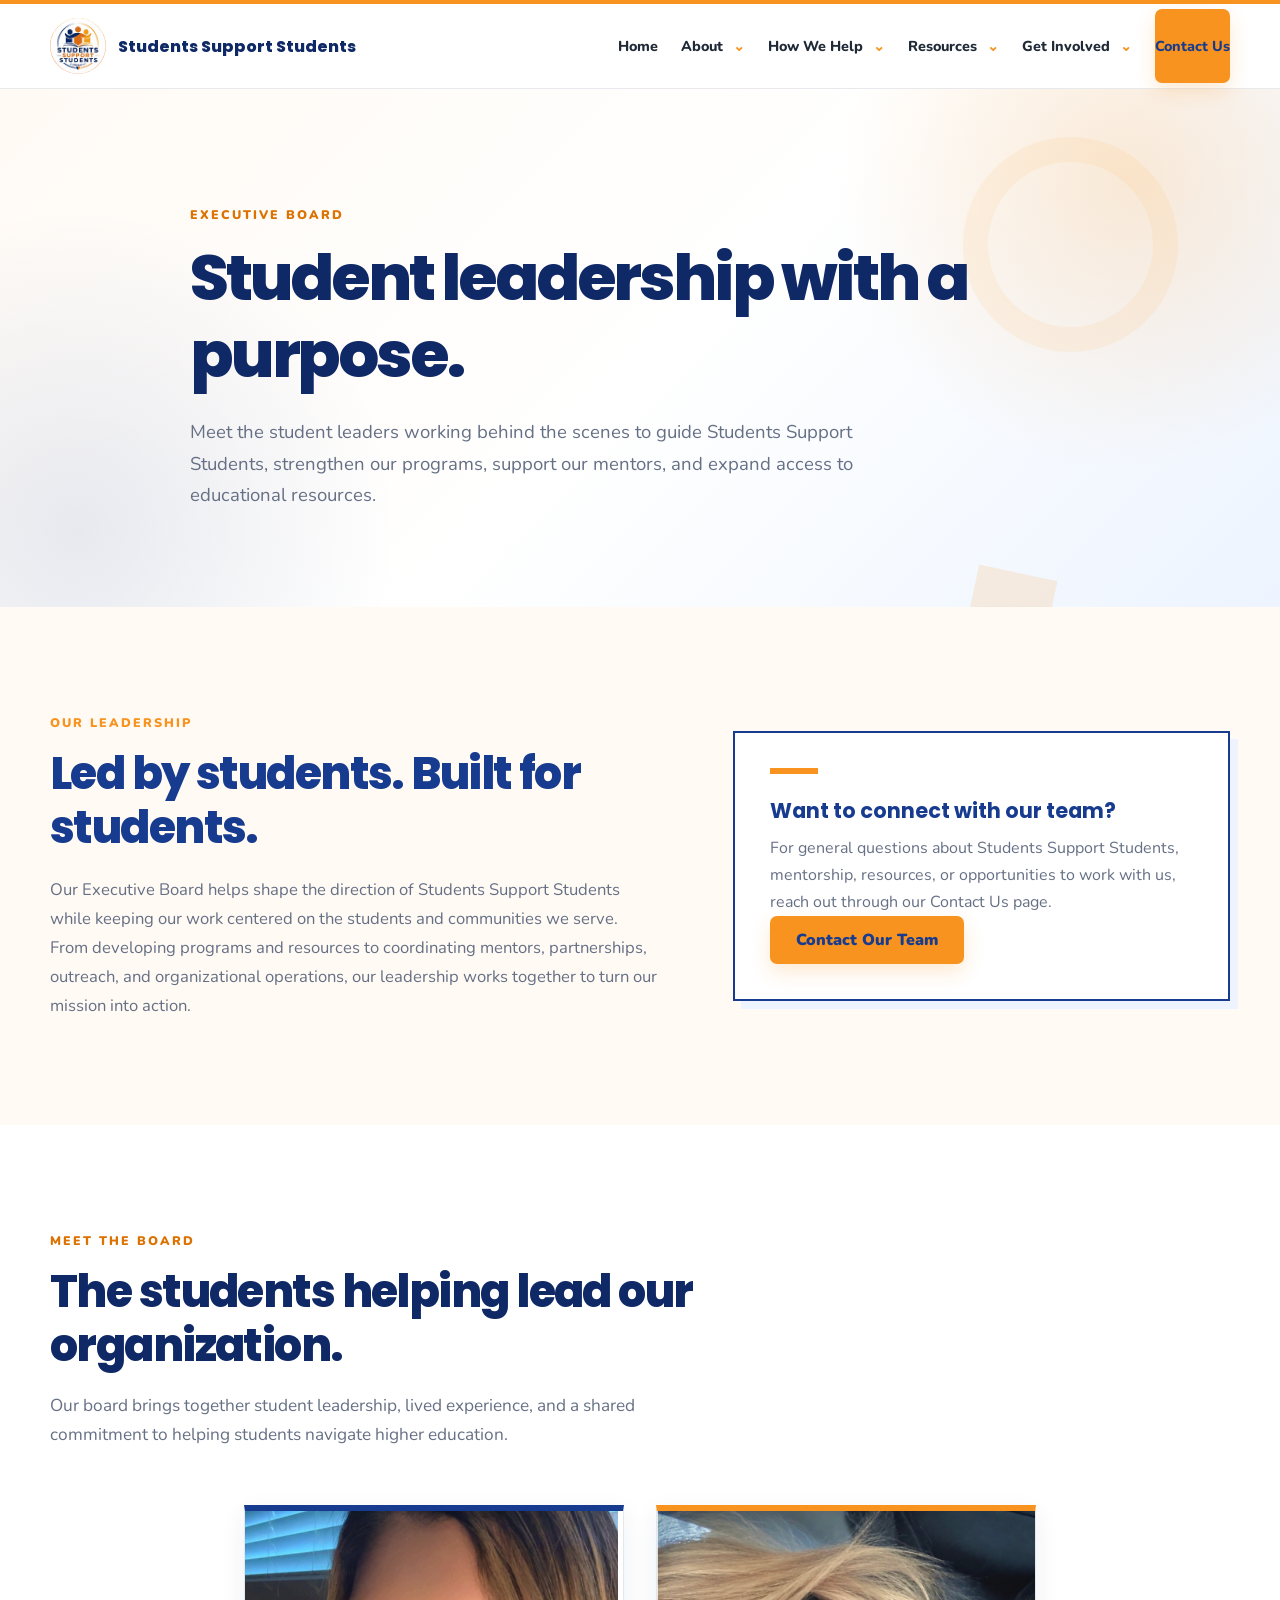
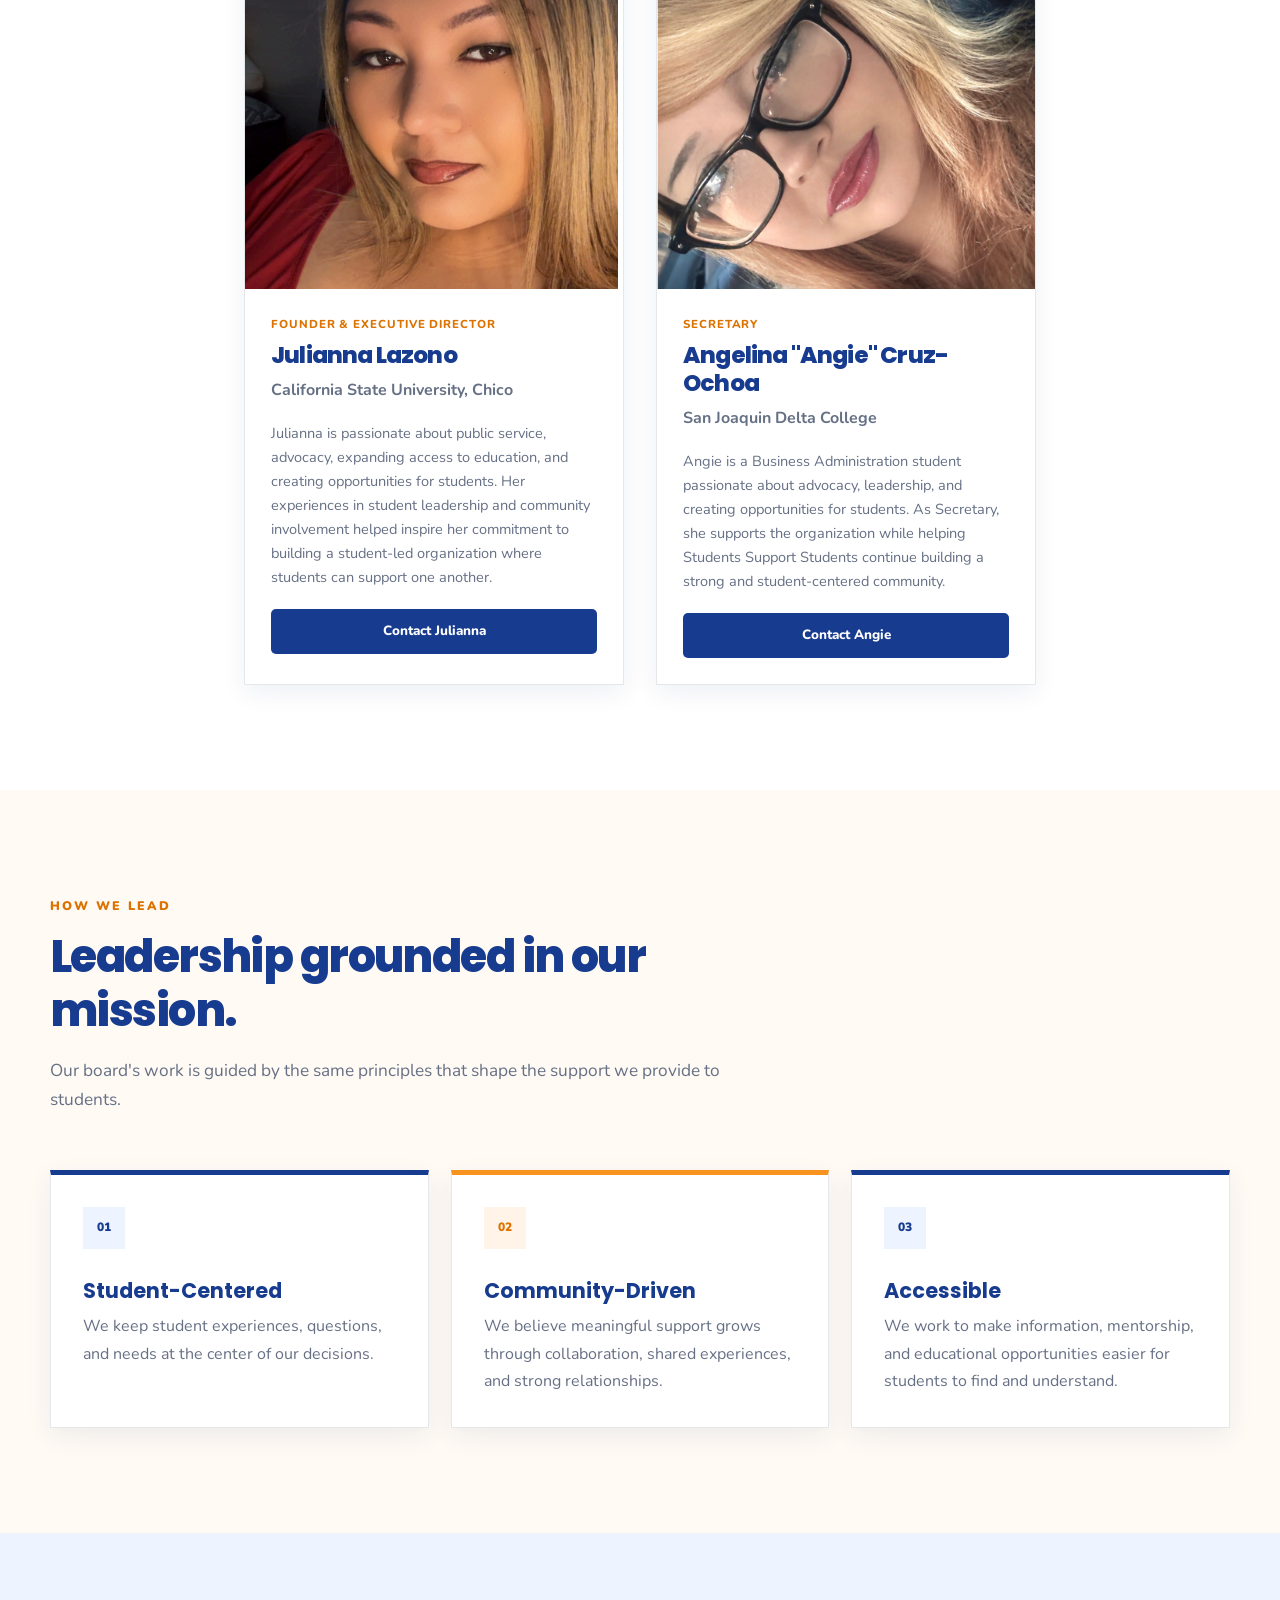
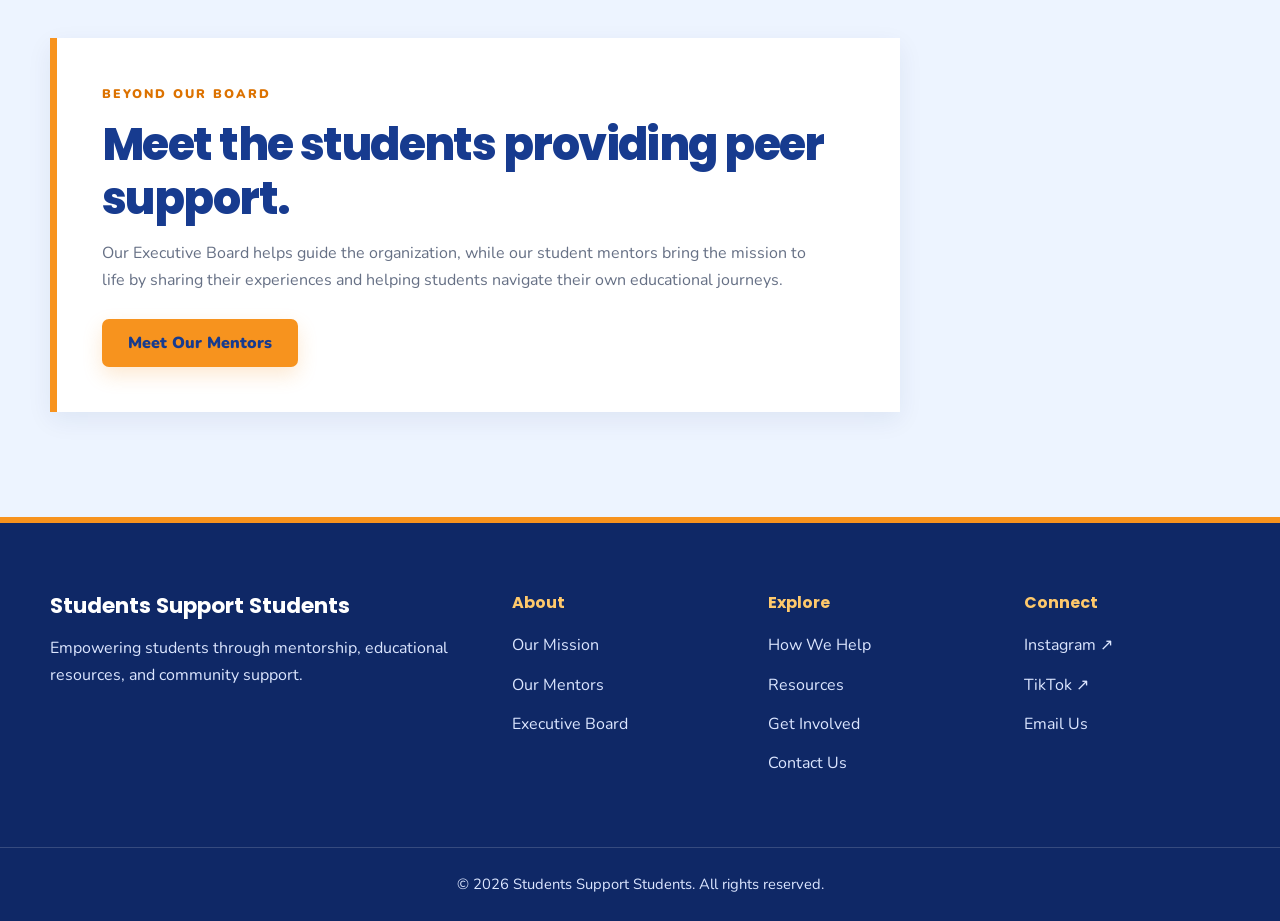
<file: executive-board.html>
<!DOCTYPE html>
<html lang="en">
<head>
  <meta charset="UTF-8">
  <meta name="viewport" content="width=device-width, initial-scale=1.0">
  <meta name="description" content="Meet the Executive Board leading Students Support Students and our mission to make higher education more accessible and supportive.">
  <title>Executive Board | Students Support Students</title>
  <link rel="stylesheet" href="css/style.css">
  <link rel="stylesheet" href="css/team.css">
</head>

<body>

<!-- HEADER -->
<header class="site-header">
  <div class="container navbar">
    <a href="index.html" class="logo">
      <img src="images/logo.png" alt="Students Support Students logo">
      <span>Students Support Students</span>
    </a>

    <button class="menu-button" aria-label="Open navigation menu">
      <span></span><span></span><span></span>
    </button>

    <ul class="nav-links">
      <li><a href="index.html">Home</a></li>

      <li class="nav-dropdown">
        <button class="dropdown-toggle">Who We Are</button>
        <ul class="dropdown-menu">
          <li><a href="about.html#mission">Our Mission</a></li>
          <li><a href="mentors.html">Meet Our Mentors</a></li>
          <li><a href="executive-board.html">Executive Board</a></li>
        </ul>
      </li>

      <li class="nav-dropdown">
        <button class="dropdown-toggle">How We Help</button>
        <ul class="dropdown-menu">
          <li><a href="how-we-help.html#mentorship">Mentorship</a></li>
          <li><a href="how-we-help.html#college-guidance">College Guidance</a></li>
          <li><a href="how-we-help.html#academic-support">Academic Support</a></li>
          <li><a href="how-we-help.html#career-support">Career Support</a></li>
        </ul>
      </li>

      <li class="nav-dropdown">
        <button class="dropdown-toggle">Resources</button>
        <ul class="dropdown-menu">
          <li><a href="resources.html#student-guides">Student Guides</a></li>
          <li><a href="resources.html#financial-aid">Financial Aid</a></li>
          <li><a href="resources.html#scholarships">Scholarships</a></li>
          <li><a href="resources.html#transfer-support">Transfer Support</a></li>
          <li><a href="resources.html#undocumented-students">Undocumented Students</a></li>
          <li><a href="resources.html">View All Resources</a></li>
        </ul>
      </li>

      <li class="nav-dropdown">
        <button class="dropdown-toggle">Get Involved</button>
        <ul class="dropdown-menu">
          <li><a href="get-involved.html#become-a-mentor">Become a Mentor</a></li>
          <li><a href="get-involved.html#volunteer">Volunteer</a></li>
          <li><a href="get-involved.html#partner">Partner With Us</a></li>
        </ul>
      </li>
    </ul>

    <a href="contact.html" class="nav-button">Contact Us</a>
  </div>
</header>

<main>

<!-- HERO -->
<section class="page-hero">
  <div class="page-hero-content container">
    <p class="section-label">Executive Board</p>
    <h1>Student leadership with a purpose.</h1>
    <p>Meet the student leaders working behind the scenes to guide Students Support Students, strengthen our programs, support our mentors, and expand access to educational resources.</p>
  </div>
</section>

<!-- INTRODUCTION -->
<section class="team-introduction section">
  <div class="team-introduction-content container">

    <div class="team-introduction-text">
      <p class="section-label">Our Leadership</p>
      <h2>Led by students. Built for students.</h2>
      <p>Our Executive Board helps shape the direction of Students Support Students while keeping our work centered on the students and communities we serve.</p>
      <p>From developing programs and resources to coordinating mentors, partnerships, outreach, and organizational operations, our leadership works together to turn our mission into action.</p>
    </div>

    <div class="team-introduction-note">
      <h3>Want to connect with our team?</h3>
      <p>For general questions about Students Support Students, mentorship, resources, or opportunities to work with us, reach out through our Contact Us page.</p>
      <a href="contact.html" class="button button-primary">Contact Our Team</a>
    </div>

  </div>
</section>

<!-- EXECUTIVE BOARD -->
<section class="board-section section">
  <div class="container">

    <div class="section-heading">
      <p class="section-label">Meet the Board</p>
      <h2>The students helping lead our organization.</h2>
      <p>Our board brings together student leadership, lived experience, and a shared commitment to helping students navigate higher education.</p>
    </div>

    <div class="board-grid">

      <article class="board-card">
        <div class="board-photo">
          <img src="images/mentors/JuliannaLazono.png" alt="Julianna Lazono">
        </div>

        <div class="board-card-content">
          <p class="board-role">Founder & Executive Director</p>
          <h2>Julianna Lazono</h2>
          <p class="board-school">California State University, Chico</p>

          <p>Julianna is passionate about public service, advocacy, expanding access to education, and creating opportunities for students. Her experiences in student leadership and community involvement helped inspire her commitment to building a student-led organization where students can support one another.</p>

          <a href="mailto:director@studentssupportsstudents.org" class="mentor-button">Contact Julianna</a>
        </div>
      </article>

      <article class="board-card">
        <div class="board-photo">
          <img src="images/mentors/AngelinaCruzOchoa.png" alt="Angelina Mariee Cruz-Ochoa">
        </div>

        <div class="board-card-content">
          <p class="board-role">Secretary</p>
          <h2>Angelina "Angie" Cruz-Ochoa</h2>
          <p class="board-school">San Joaquin Delta College</p>

          <p>Angie is a Business Administration student passionate about advocacy, leadership, and creating opportunities for students. As Secretary, she supports the organization while helping Students Support Students continue building a strong and student-centered community.</p>

          <a href="mailto:secretary@studentssupportsstudents.org" class="mentor-button">Contact Angie</a>
        </div>
      </article>

    </div>
  </div>
</section>

<!-- HOW WE LEAD -->
<section class="board-values section">
  <div class="container">

    <div class="section-heading">
      <p class="section-label">How We Lead</p>
      <h2>Leadership grounded in our mission.</h2>
      <p>Our board's work is guided by the same principles that shape the support we provide to students.</p>
    </div>

    <div class="board-values-grid">

      <article class="board-value-card">
        <span>01</span>
        <h3>Student-Centered</h3>
        <p>We keep student experiences, questions, and needs at the center of our decisions.</p>
      </article>

      <article class="board-value-card">
        <span>02</span>
        <h3>Community-Driven</h3>
        <p>We believe meaningful support grows through collaboration, shared experiences, and strong relationships.</p>
      </article>

      <article class="board-value-card">
        <span>03</span>
        <h3>Accessible</h3>
        <p>We work to make information, mentorship, and educational opportunities easier for students to find and understand.</p>
      </article>

    </div>
  </div>
</section>

<!-- MENTORS CTA -->
<section class="board-cta section">
  <div class="container">
    <div class="board-cta-content">
      <p class="section-label">Beyond Our Board</p>
      <h2>Meet the students providing peer support.</h2>
      <p>Our Executive Board helps guide the organization, while our student mentors bring the mission to life by sharing their experiences and helping students navigate their own educational journeys.</p>
      <a href="mentors.html" class="button button-primary">Meet Our Mentors</a>
    </div>
  </div>
</section>

</main>

<!-- FOOTER -->
<footer class="site-footer">
  <div class="container footer-content">

    <div class="footer-brand">
      <h3>Students Support Students</h3>
      <p>Empowering students through mentorship, educational resources, and community support.</p>
    </div>

    <div class="footer-links">
      <h4>Who We Are</h4>
      <a href="about.html#mission">Our Mission</a>
      <a href="mentors.html">Our Mentors</a>
      <a href="executive-board.html">Executive Board</a>
    </div>

    <div class="footer-links">
      <h4>Explore</h4>
      <a href="how-we-help.html">How We Help</a>
      <a href="resources.html">Resources</a>
      <a href="get-involved.html">Get Involved</a>
      <a href="contact.html">Contact Us</a>
    </div>

    <div class="footer-links">
      <h4>Connect</h4>
      <a href="https://www.instagram.com/students_support_students/" target="_blank" rel="noopener noreferrer">Instagram</a>
      <a href="https://www.tiktok.com/@studentssupportstudents" target="_blank" rel="noopener noreferrer">TikTok</a>
      <a href="mailto:studentsupportquestions@gmail.com">Email Us</a>
    </div>

  </div>

  <div class="footer-bottom">
    <div class="container">
      <p>© 2026 Students Support Students. All rights reserved.</p>
    </div>
  </div>
</footer>

<script src="js/script.js"></script>
</body>
</html>
</file>
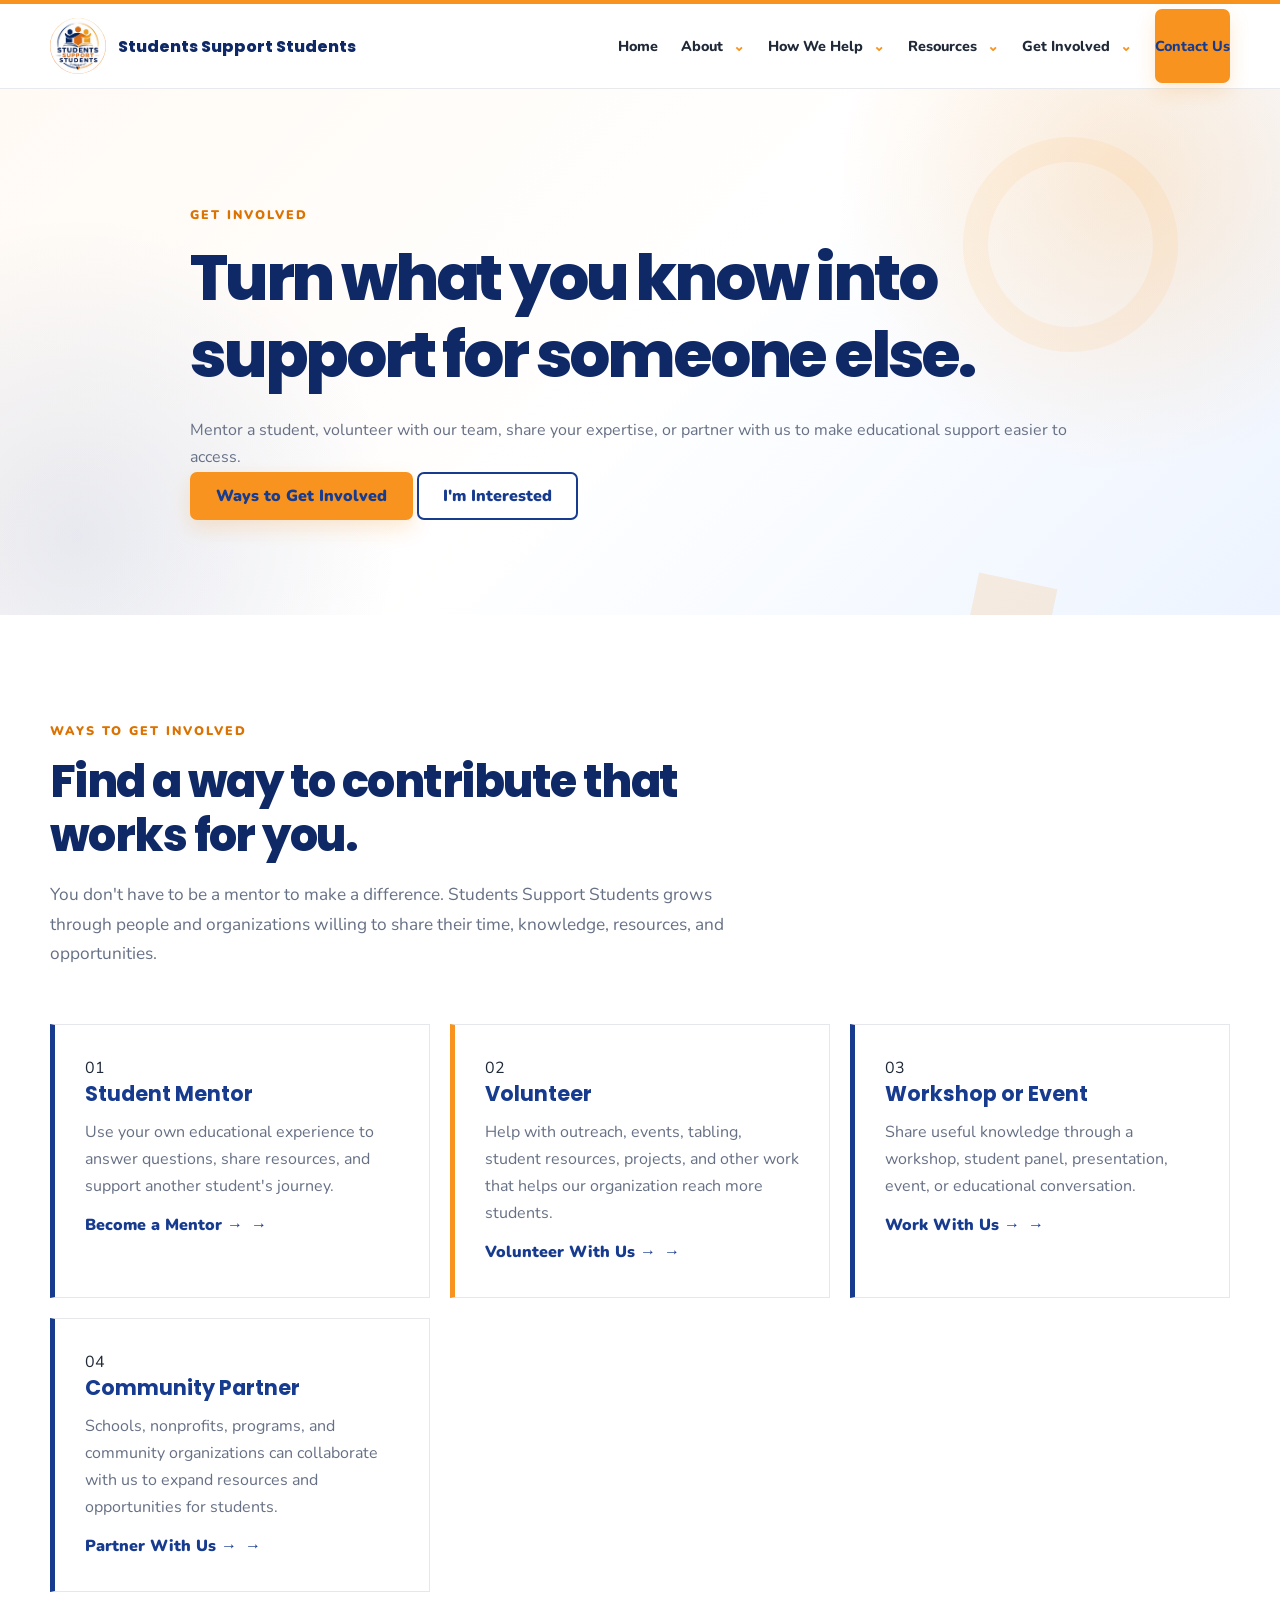
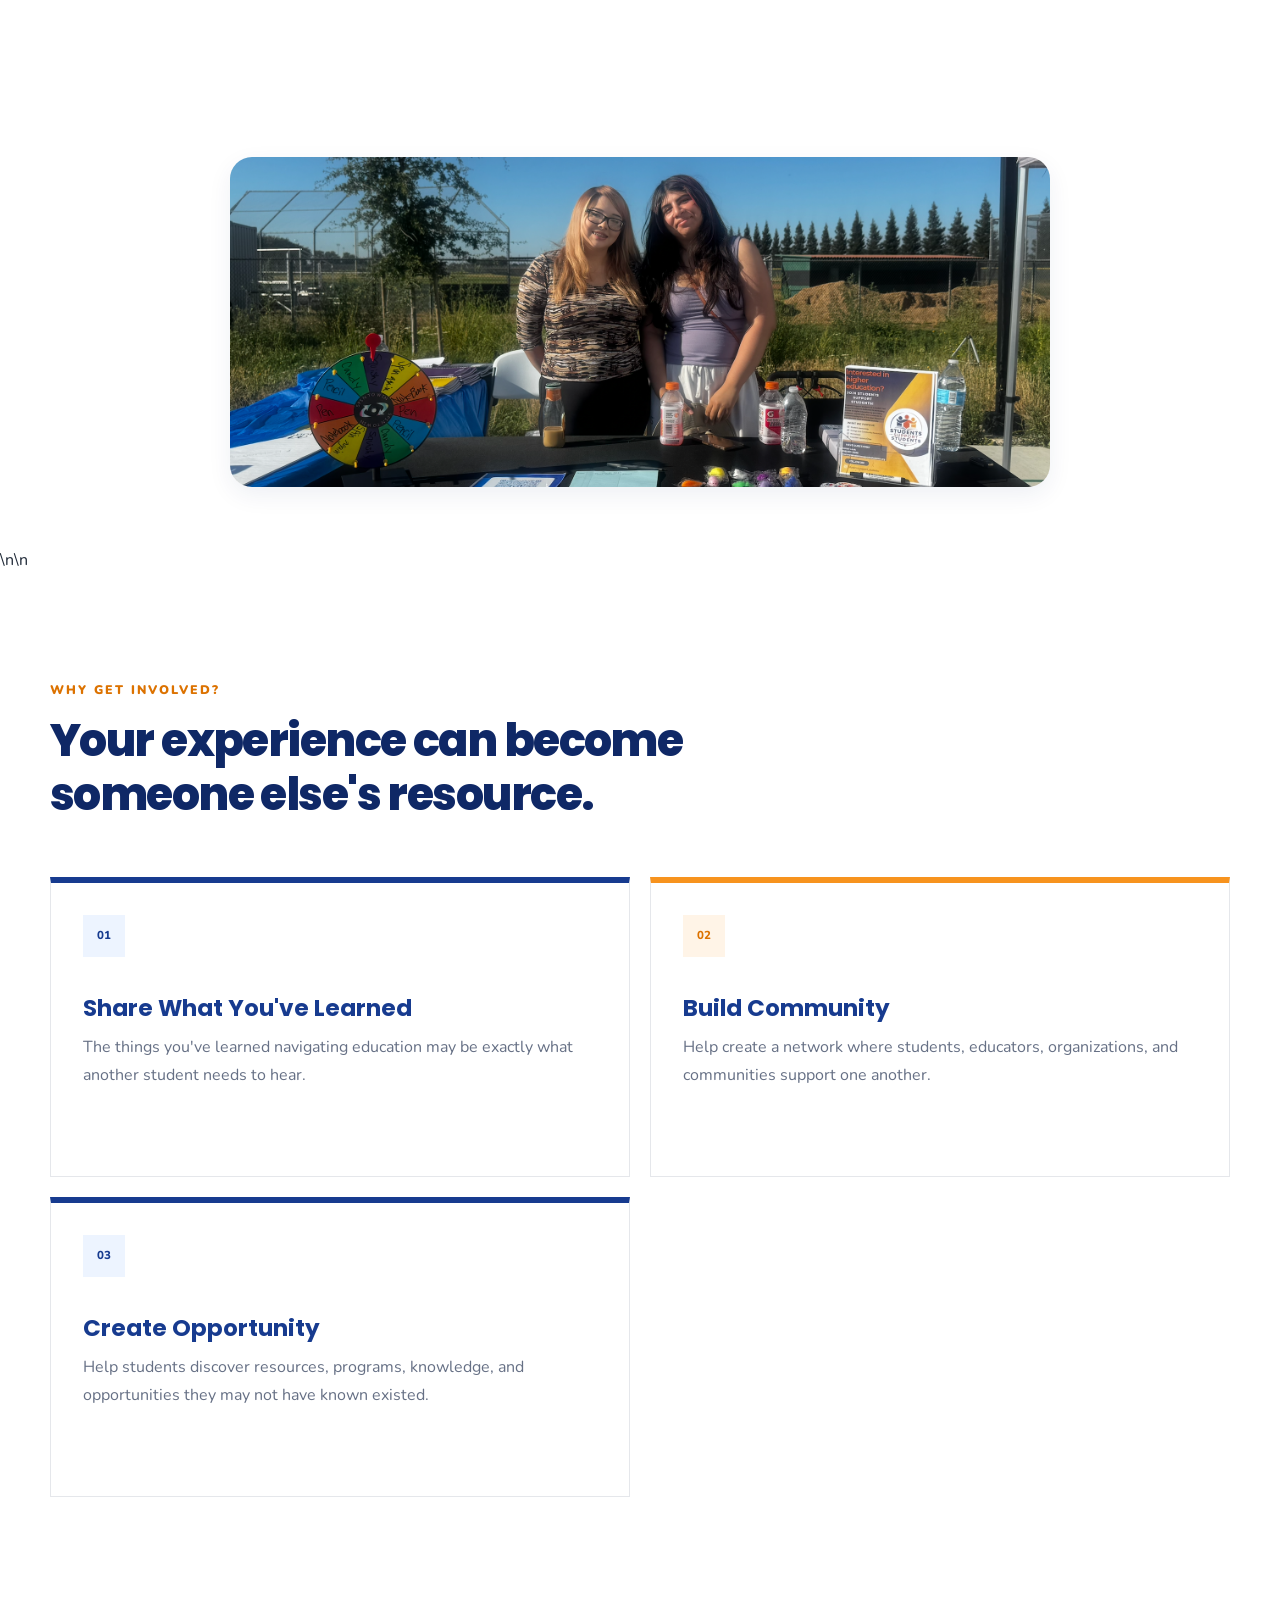
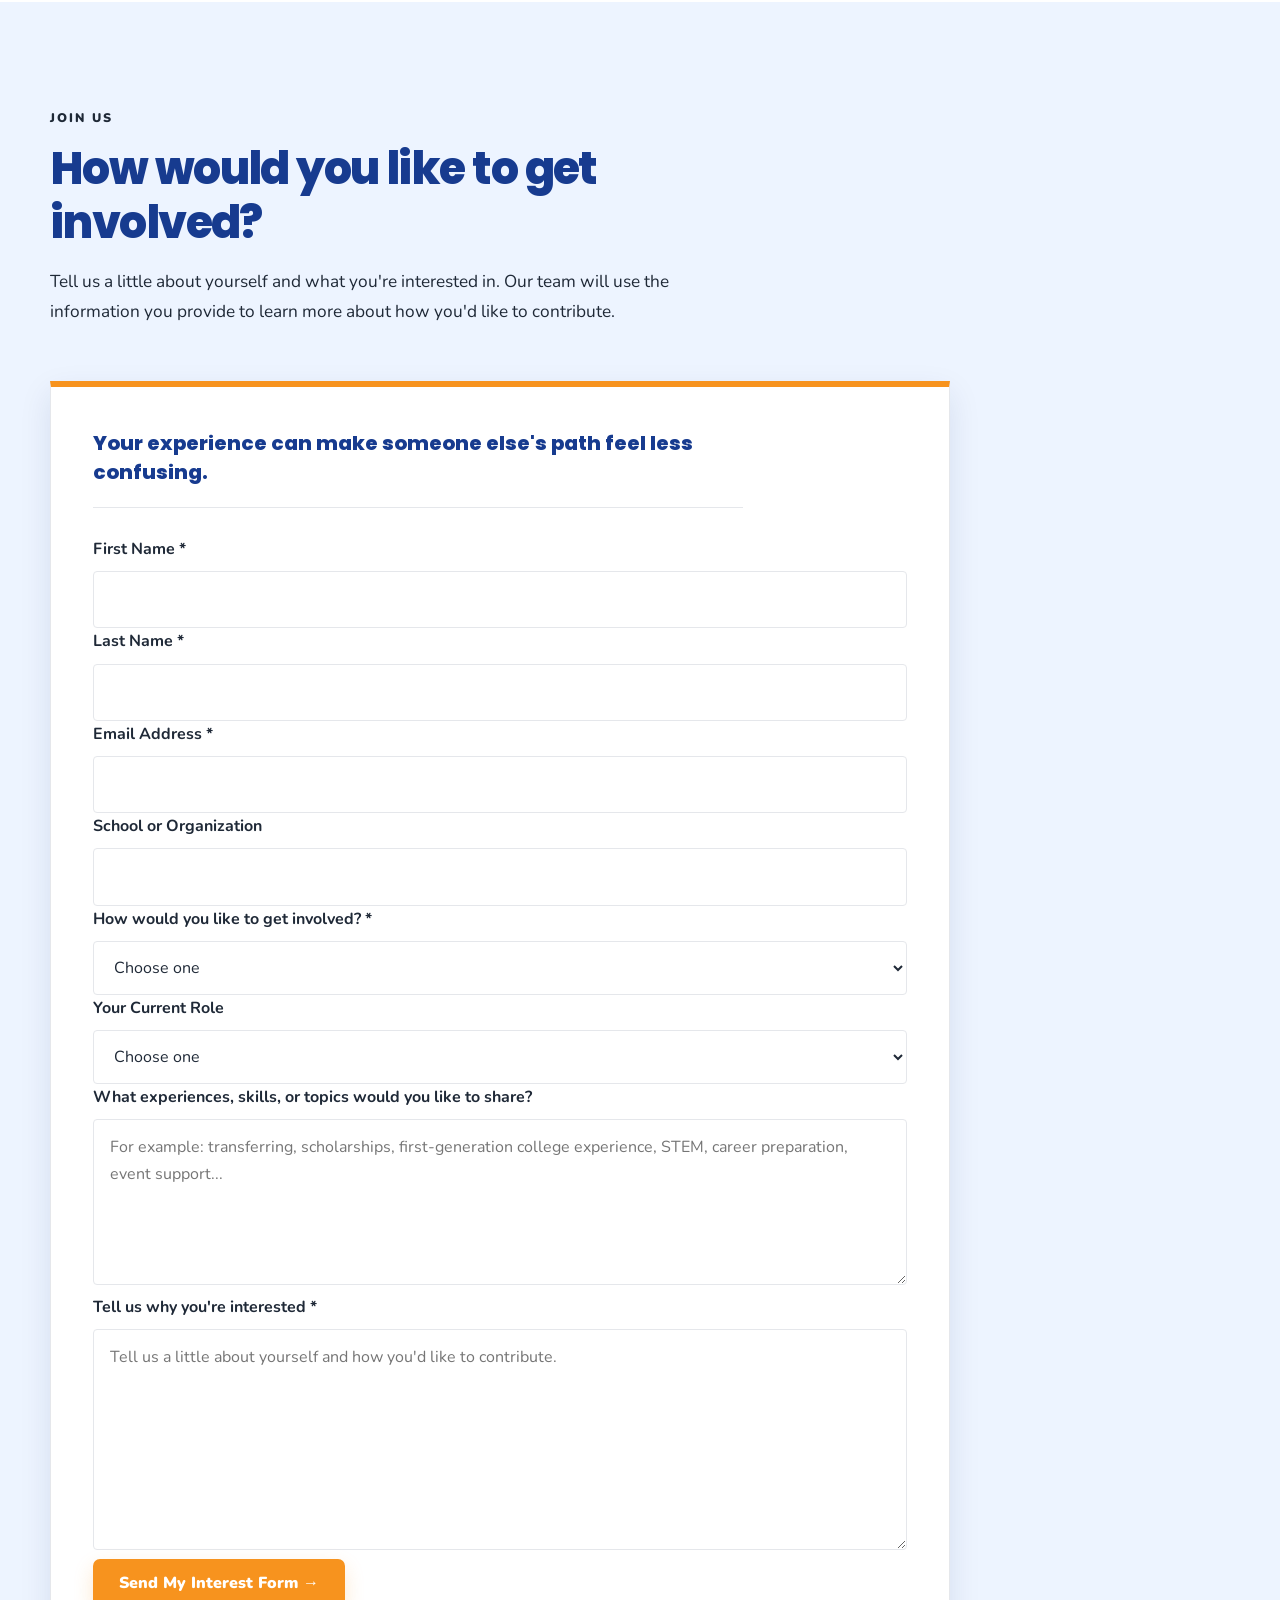
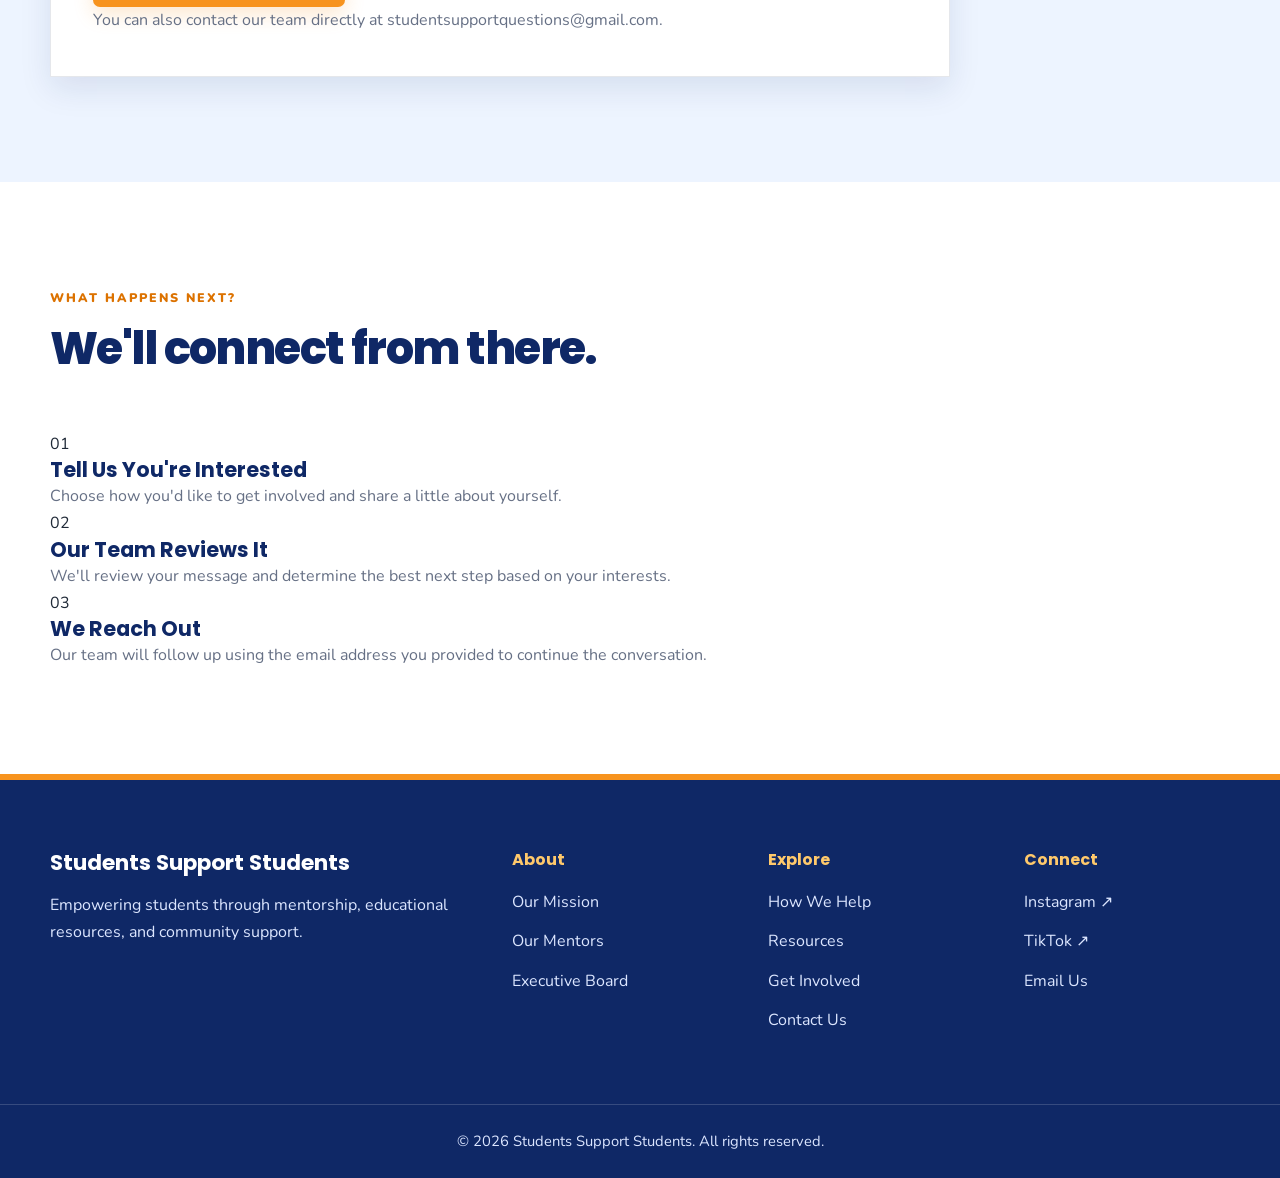
<file: get-involved.html>
<!DOCTYPE html>
<html lang="en">
<head>
  <meta charset="UTF-8">
  <meta name="viewport" content="width=device-width, initial-scale=1.0">
  <meta name="description" content="Get involved with Students Support Students as a mentor, volunteer, workshop presenter, or community partner.">
  <title>Get Involved | Students Support Students</title>
  <link rel="stylesheet" href="css/style.css">
  <link rel="stylesheet" href="css/get-involved.css">
</head>

<body>

<!-- HEADER -->
<header class="site-header">
  <div class="container navbar">
    <a href="index.html" class="logo">
      <img src="images/logo.png" alt="Students Support Students logo">
      <span>Students Support Students</span>
    </a>

    <button class="menu-button" aria-label="Open navigation menu">
      <span></span><span></span><span></span>
    </button>

    <ul class="nav-links">
      <li><a href="index.html">Home</a></li>

      <li class="nav-dropdown">
        <button class="dropdown-toggle">Who We Are</button>
        <ul class="dropdown-menu">
          <li><a href="about.html#mission">Our Mission</a></li>
          <li><a href="mentors.html">Meet Our Mentors</a></li>
          <li><a href="executive-board.html">Executive Board</a></li>
        </ul>
      </li>

      <li class="nav-dropdown">
        <button class="dropdown-toggle">How We Help</button>
        <ul class="dropdown-menu">
          <li><a href="how-we-help.html#mentorship">Mentorship</a></li>
          <li><a href="how-we-help.html#college-guidance">College Guidance</a></li>
          <li><a href="how-we-help.html#academic-support">Academic Support</a></li>
          <li><a href="how-we-help.html#career-support">Career Support</a></li>
        </ul>
      </li>

      <li class="nav-dropdown">
        <button class="dropdown-toggle">Resources</button>
        <ul class="dropdown-menu">
          <li><a href="resources.html#student-guides">Student Guides</a></li>
          <li><a href="resources.html#financial-aid">Financial Aid</a></li>
          <li><a href="resources.html#scholarships">Scholarships</a></li>
          <li><a href="resources.html#transfer-support">Transfer Support</a></li>
          <li><a href="resources.html#undocumented-students">Undocumented Students</a></li>
          <li><a href="resources.html">View All Resources</a></li>
        </ul>
      </li>

      <li class="nav-dropdown">
        <button class="dropdown-toggle">Get Involved</button>
        <ul class="dropdown-menu">
          <li><a href="get-involved.html#become-a-mentor">Become a Mentor</a></li>
          <li><a href="get-involved.html#volunteer">Volunteer</a></li>
          <li><a href="get-involved.html#partner">Partner With Us</a></li>
        </ul>
      </li>
    </ul>

    <a href="contact.html" class="nav-button">Contact Us</a>
  </div>
</header>

<main>

<!-- HERO -->
<section class="page-hero involved-hero">
  <div class="page-hero-content container">
    <p class="section-label">Get Involved</p>
    <h1>Turn what you know into support for someone else.</h1>
    <p>Mentor a student, volunteer with our team, share your expertise, or partner with us to make educational support easier to access.</p>

    <div class="hero-buttons">
      <a href="#ways-to-help" class="button button-primary">Ways to Get Involved</a>
      <a href="#involvement-form" class="button button-secondary">I'm Interested</a>
    </div>
  </div>
</section>

<!-- WAYS TO HELP -->
<section class="involvement-options section" id="ways-to-help">
  <div class="container">

    <div class="section-heading">
      <p class="section-label">Ways to Get Involved</p>
      <h2>Find a way to contribute that works for you.</h2>
      <p>You don't have to be a mentor to make a difference. Students Support Students grows through people and organizations willing to share their time, knowledge, resources, and opportunities.</p>
    </div>

    <div class="help-audience-grid">

      <article class="help-audience-card" id="become-a-mentor">
        <span class="involvement-number">01</span>
        <h3>Student Mentor</h3>
        <p>Use your own educational experience to answer questions, share resources, and support another student's journey.</p>
        <a href="#involvement-form" class="text-link">Become a Mentor →</a>
      </article>

      <article class="help-audience-card" id="volunteer">
        <span class="involvement-number">02</span>
        <h3>Volunteer</h3>
        <p>Help with outreach, events, tabling, student resources, projects, and other work that helps our organization reach more students.</p>
        <a href="#involvement-form" class="text-link">Volunteer With Us →</a>
      </article>

      <article class="help-audience-card" id="workshops">
        <span class="involvement-number">03</span>
        <h3>Workshop or Event</h3>
        <p>Share useful knowledge through a workshop, student panel, presentation, event, or educational conversation.</p>
        <a href="#involvement-form" class="text-link">Work With Us →</a>
      </article>

      <article class="help-audience-card" id="partner">
        <span class="involvement-number">04</span>
        <h3>Community Partner</h3>
        <p>Schools, nonprofits, programs, and community organizations can collaborate with us to expand resources and opportunities for students.</p>
        <a href="#involvement-form" class="text-link">Partner With Us →</a>
      </article>

    </div>
  </div>
</section>

<!-- WHY GET INVOLVED -->
<section class="community-photo-strip"><img src="images/tabling.png" alt="Students Support Students tabling event"></section>\n\n<section class="involvement-impact section">
  <div class="container">

    <div class="section-heading">
      <p class="section-label">Why Get Involved?</p>
      <h2>Your experience can become someone else's resource.</h2>
    </div>

    <div class="help-service-grid">

      <article class="help-service-card">
        <span class="help-service-number">01</span>
        <h3>Share What You've Learned</h3>
        <p>The things you've learned navigating education may be exactly what another student needs to hear.</p>
      </article>

      <article class="help-service-card">
        <span class="help-service-number">02</span>
        <h3>Build Community</h3>
        <p>Help create a network where students, educators, organizations, and communities support one another.</p>
      </article>

      <article class="help-service-card">
        <span class="help-service-number">03</span>
        <h3>Create Opportunity</h3>
        <p>Help students discover resources, programs, knowledge, and opportunities they may not have known existed.</p>
      </article>

    </div>
  </div>
</section>

<!-- INVOLVEMENT FORM -->
<section class="involvement-form-section section" id="involvement-form">
  <div class="container">

    <div class="section-heading">
      <p class="section-label">Join Us</p>
      <h2>How would you like to get involved?</h2>
      <p>Tell us a little about yourself and what you're interested in. Our team will use the information you provide to learn more about how you'd like to contribute.</p>
    </div>

    <form class="admin-form" id="involvement-interest-form">

      <div class="form-grid">

        <div class="form-group">
          <label for="involved_first_name">First Name *</label>
          <input type="text" id="involved_first_name" name="first_name" required>
        </div>

        <div class="form-group">
          <label for="involved_last_name">Last Name *</label>
          <input type="text" id="involved_last_name" name="last_name" required>
        </div>

        <div class="form-group">
          <label for="involved_email">Email Address *</label>
          <input type="email" id="involved_email" name="email" required>
        </div>

        <div class="form-group">
          <label for="organization">School or Organization</label>
          <input type="text" id="organization" name="organization">
        </div>

        <div class="form-group">
          <label for="involvement_type">How would you like to get involved? *</label>
          <select id="involvement_type" name="involvement_type" required>
            <option value="">Choose one</option>
            <option value="mentor">Become a Student Mentor</option>
            <option value="volunteer">Volunteer</option>
            <option value="workshop">Workshop or Event</option>
            <option value="partnership">Community Partnership</option>
            <option value="other">Something Else</option>
          </select>
        </div>

        <div class="form-group">
          <label for="role">Your Current Role</label>
          <select id="role" name="role">
            <option value="">Choose one</option>
            <option value="college-student">College Student</option>
            <option value="graduate-student">Graduate Student</option>
            <option value="recent-graduate">Recent Graduate</option>
            <option value="educator">Educator</option>
            <option value="organization">Organization or Nonprofit</option>
            <option value="community-member">Community Member</option>
            <option value="other">Other</option>
          </select>
        </div>

      </div>

      <div class="form-group">
        <label for="experience">What experiences, skills, or topics would you like to share?</label>
        <textarea id="experience" name="experience" rows="5" placeholder="For example: transferring, scholarships, first-generation college experience, STEM, career preparation, event support..."></textarea>
      </div>

      <div class="form-group">
        <label for="involvement_message">Tell us why you're interested *</label>
        <textarea id="involvement_message" name="message" rows="7" placeholder="Tell us a little about yourself and how you'd like to contribute." required></textarea>
      </div>

      <div class="form-submit-area">
        <button type="submit" class="button button-primary">Send My Interest Form →</button>
        <p>You can also contact our team directly at <a href="mailto:studentsupportquestions@gmail.com">studentsupportquestions@gmail.com</a>.</p>
      </div>

    </form>
  </div>
</section>

<!-- WHAT HAPPENS NEXT -->
<section class="involvement-next section">
  <div class="container">

    <div class="section-heading">
      <p class="section-label">What Happens Next?</p>
      <h2>We'll connect from there.</h2>
    </div>

    <div class="support-next-grid">

      <article class="support-next-card">
        <span>01</span>
        <h3>Tell Us You're Interested</h3>
        <p>Choose how you'd like to get involved and share a little about yourself.</p>
      </article>

      <article class="support-next-card">
        <span>02</span>
        <h3>Our Team Reviews It</h3>
        <p>We'll review your message and determine the best next step based on your interests.</p>
      </article>

      <article class="support-next-card">
        <span>03</span>
        <h3>We Reach Out</h3>
        <p>Our team will follow up using the email address you provided to continue the conversation.</p>
      </article>

    </div>
  </div>
</section>

</main>

<!-- FOOTER -->
<footer class="site-footer">
  <div class="container footer-content">

    <div class="footer-brand">
      <h3>Students Support Students</h3>
      <p>Empowering students through mentorship, educational resources, and community support.</p>
    </div>

    <div class="footer-links">
      <h4>Who We Are</h4>
      <a href="about.html#mission">Our Mission</a>
      <a href="mentors.html">Our Mentors</a>
      <a href="executive-board.html">Executive Board</a>
    </div>

    <div class="footer-links">
      <h4>Explore</h4>
      <a href="how-we-help.html">How We Help</a>
      <a href="resources.html">Resources</a>
      <a href="get-involved.html">Get Involved</a>
      <a href="contact.html">Contact Us</a>
    </div>

    <div class="footer-links">
      <h4>Connect</h4>
      <a href="https://www.instagram.com/students_support_students/" target="_blank" rel="noopener noreferrer">Instagram</a>
      <a href="https://www.tiktok.com/@studentssupportstudents" target="_blank" rel="noopener noreferrer">TikTok</a>
      <a href="mailto:studentsupportquestions@gmail.com">Email Us</a>
    </div>

  </div>

  <div class="footer-bottom">
    <div class="container">
      <p>© 2026 Students Support Students. All rights reserved.</p>
    </div>
  </div>
</footer>

<script src="js/script.js"></script>
<script src="js/static-forms.js"></script>
</body>
</html>
</file>
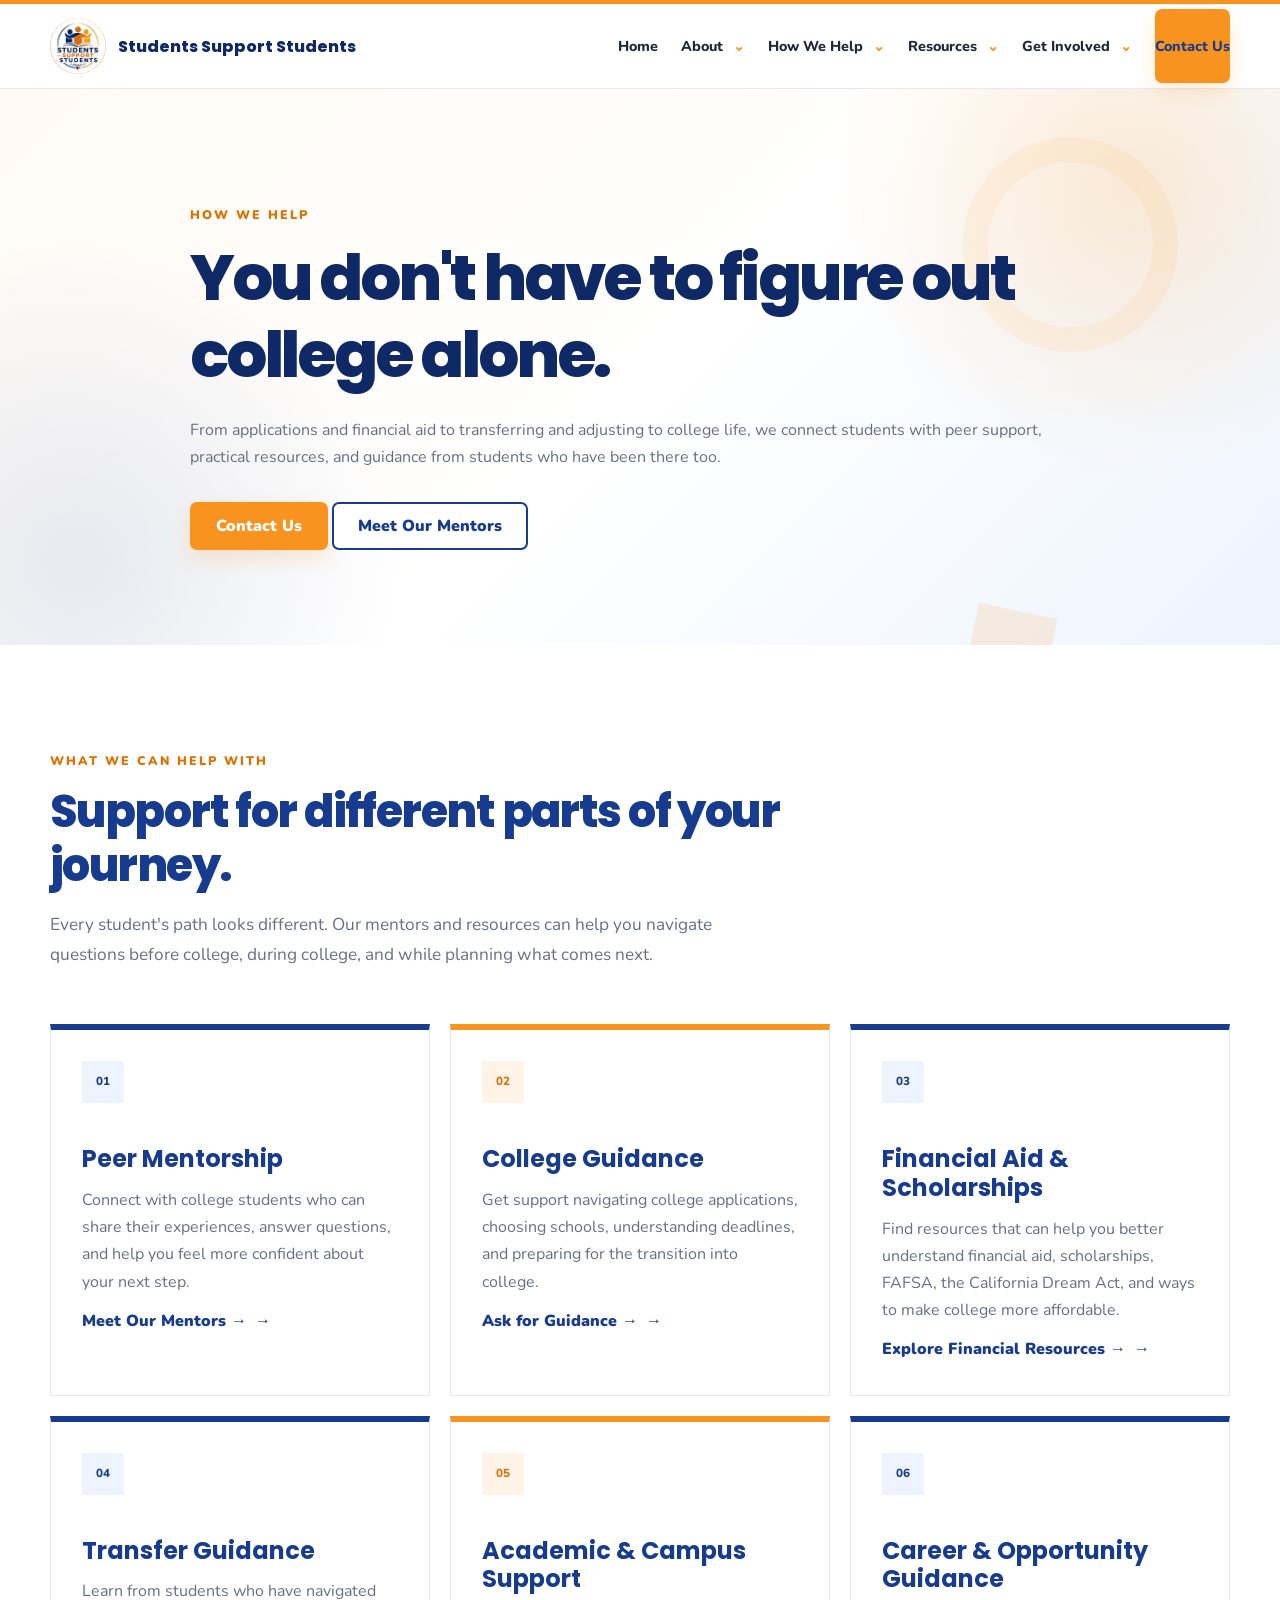
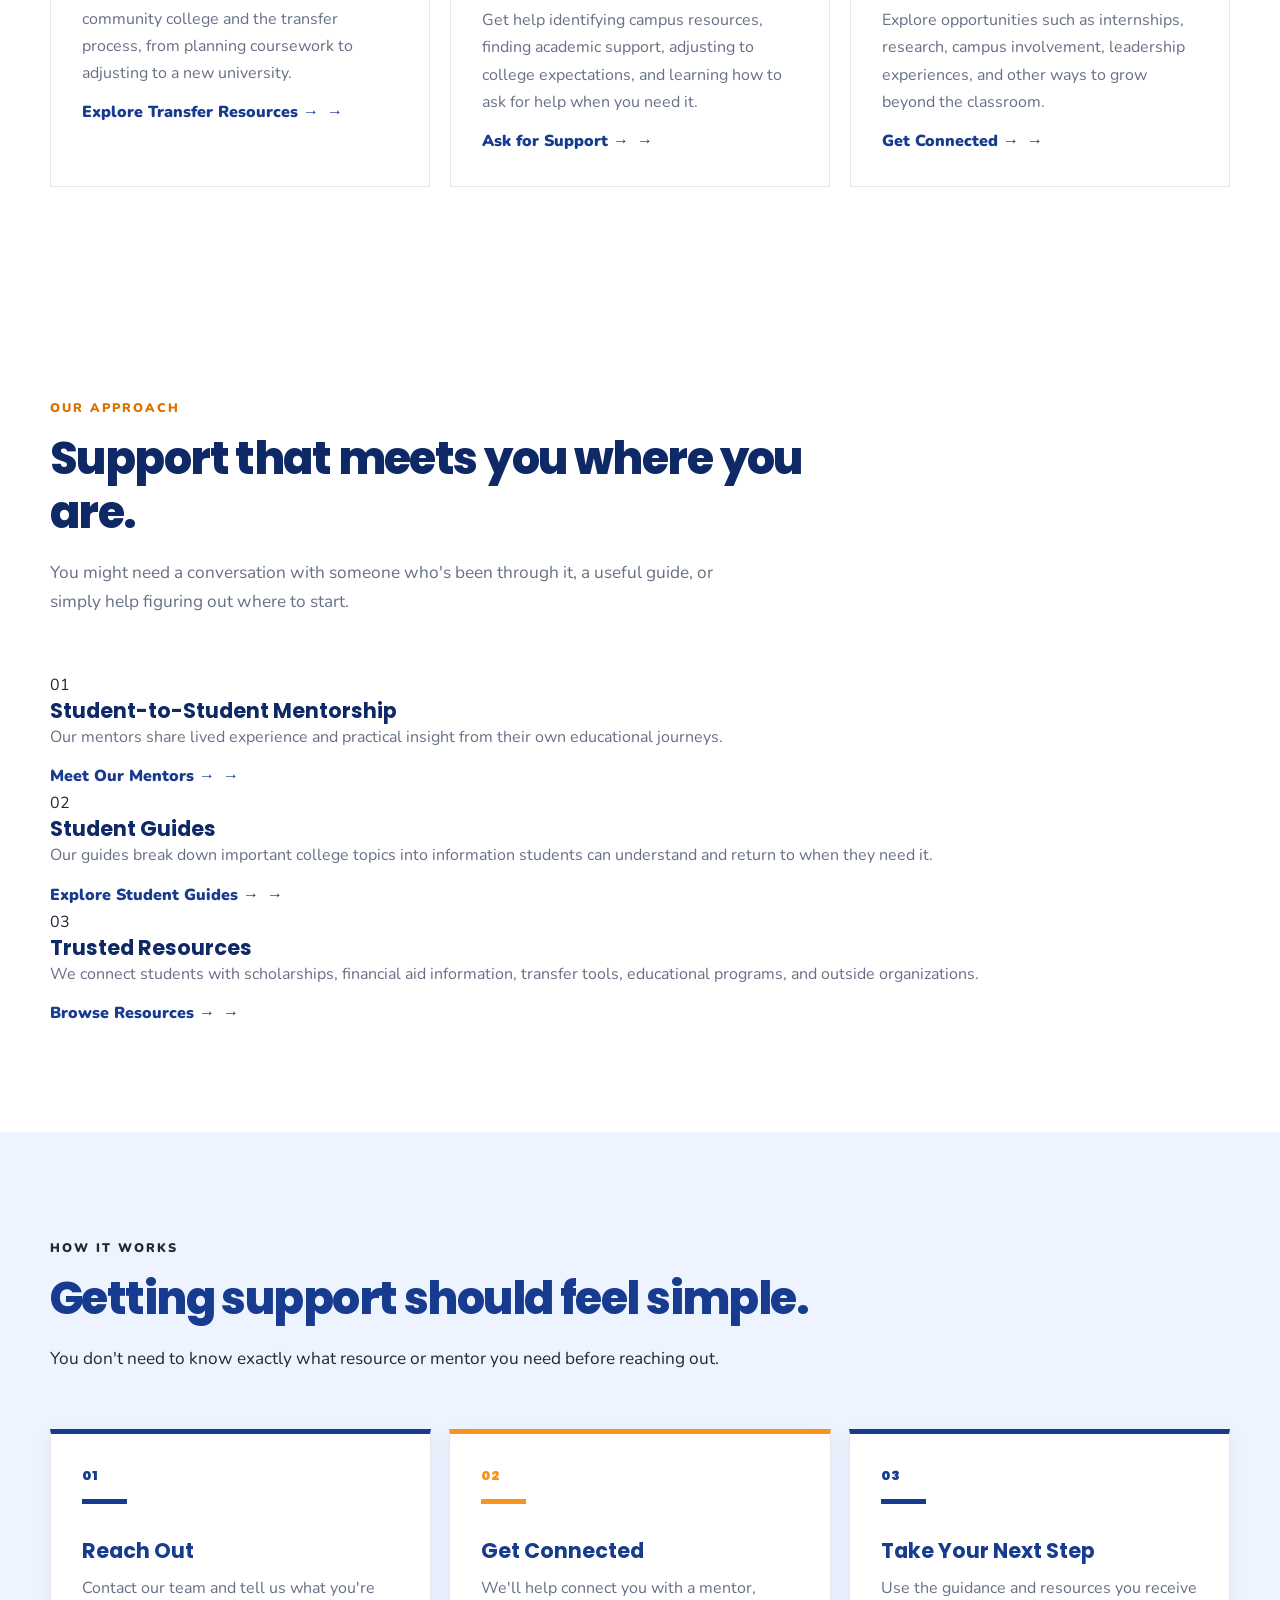
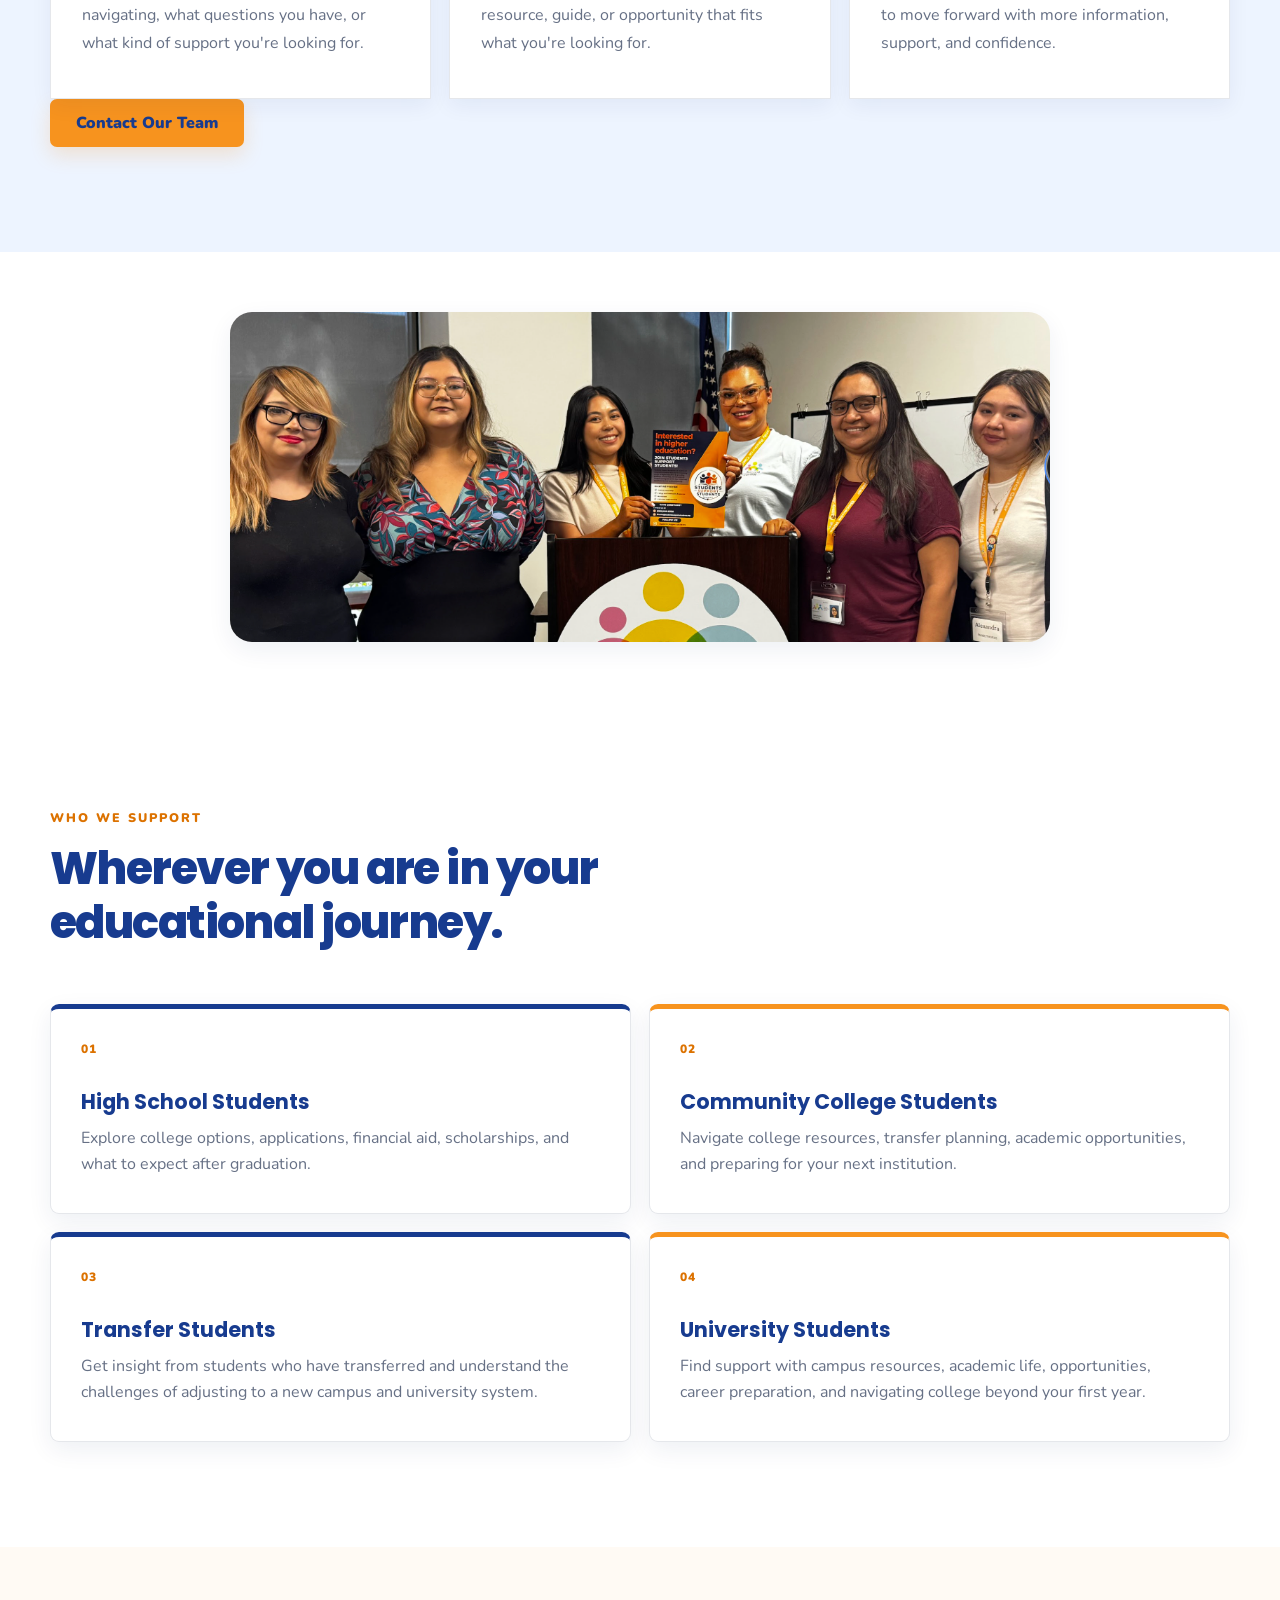
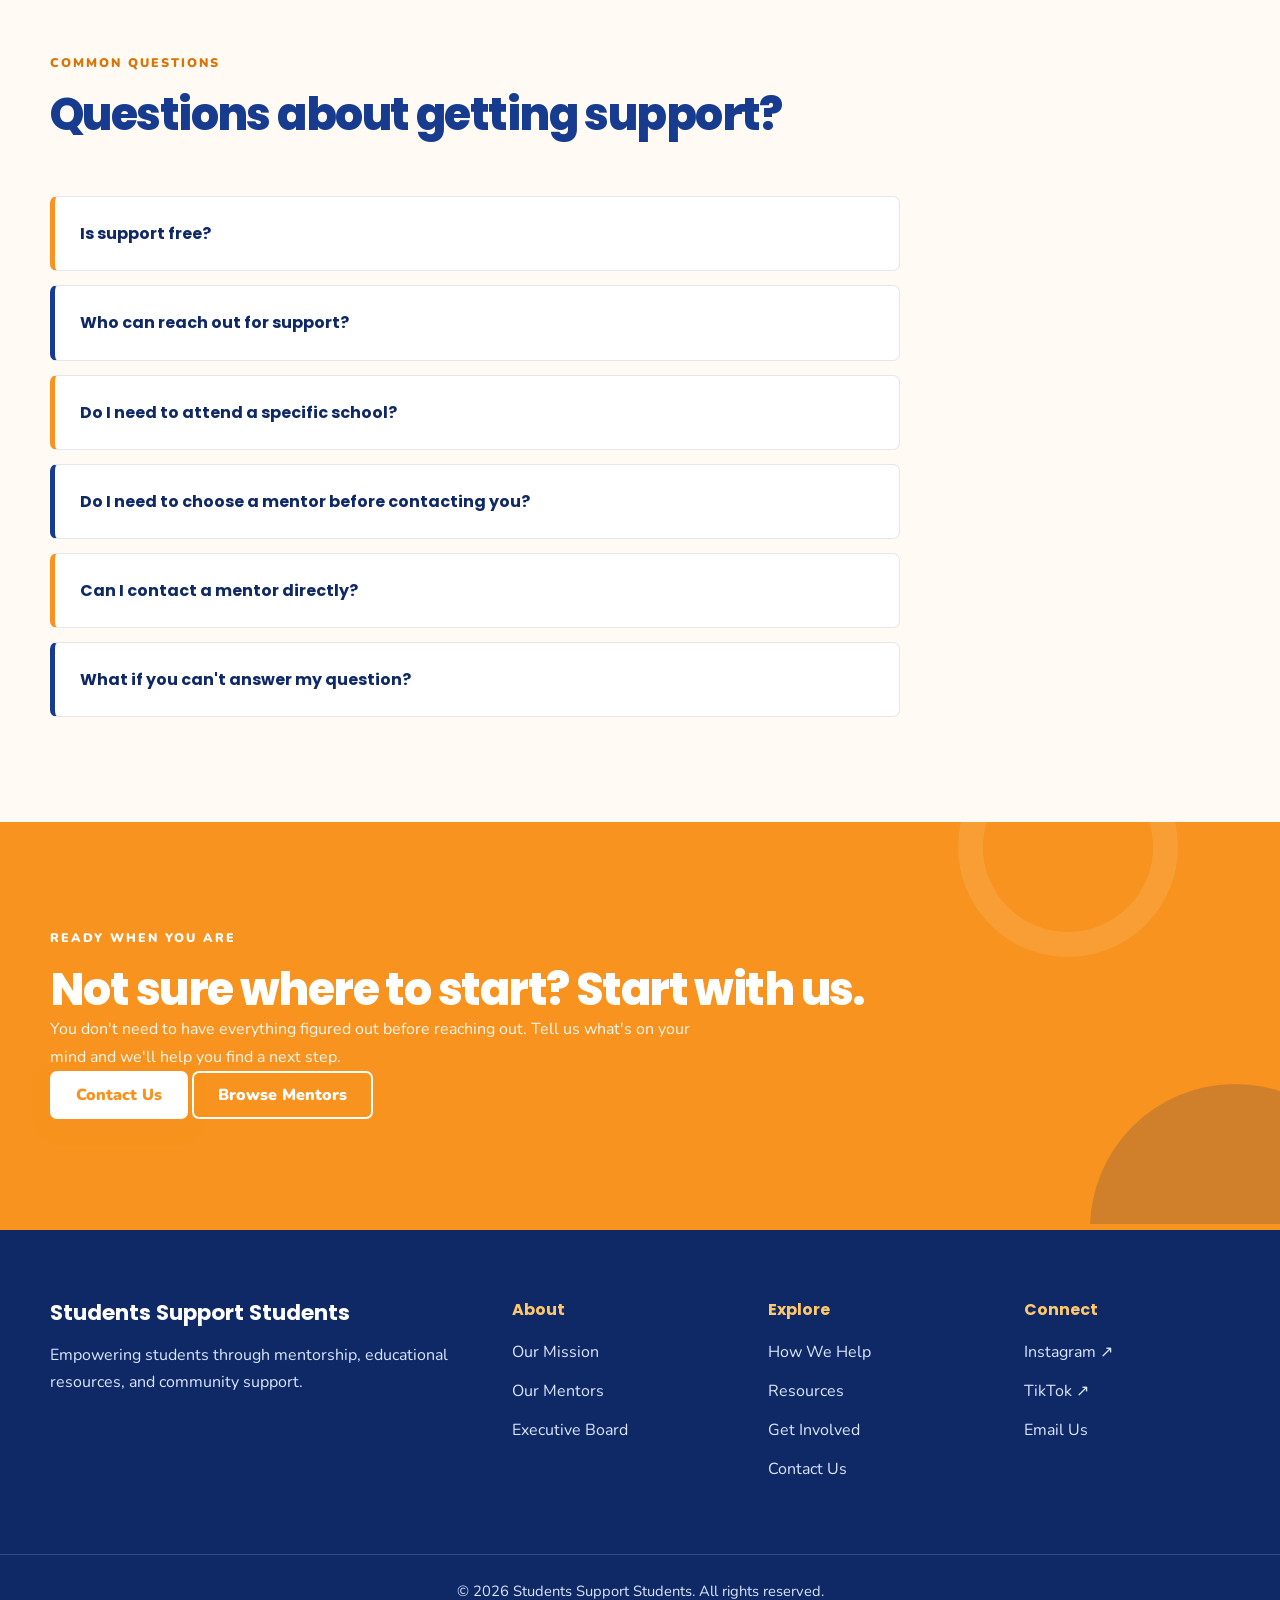
<file: how-we-help.html>
<!DOCTYPE html>
<html lang="en">
<head>
  <meta charset="UTF-8">
  <meta name="viewport" content="width=device-width, initial-scale=1.0">
  <meta name="description" content="Learn how Students Support Students provides peer mentorship, college guidance, financial aid support, transfer guidance, academic support, and student resources.">
  <title>How We Help | Students Support Students</title>
  <link rel="stylesheet" href="css/style.css">
  <link rel="stylesheet" href="css/how-we-help.css">
</head>

<body>

<!-- HEADER -->
<header class="site-header">
  <div class="container navbar">
    <a href="index.html" class="logo">
      <img src="images/logo.png" alt="Students Support Students logo">
      <span>Students Support Students</span>
    </a>

    <button class="menu-button" aria-label="Open navigation menu">
      <span></span><span></span><span></span>
    </button>

    <ul class="nav-links">
      <li><a href="index.html">Home</a></li>

      <li class="nav-dropdown">
        <button class="dropdown-toggle">Who We Are</button>
        <ul class="dropdown-menu">
          <li><a href="about.html#mission">Our Mission</a></li>
          <li><a href="mentors.html">Meet Our Mentors</a></li>
          <li><a href="executive-board.html">Executive Board</a></li>
        </ul>
      </li>

      <li class="nav-dropdown">
        <button class="dropdown-toggle active">How We Help</button>
        <ul class="dropdown-menu">
          <li><a href="how-we-help.html#mentorship">Mentorship</a></li>
          <li><a href="how-we-help.html#college-guidance">College Guidance</a></li>
          <li><a href="how-we-help.html#academic-support">Academic Support</a></li>
          <li><a href="how-we-help.html#career-support">Career Support</a></li>
        </ul>
      </li>

      <li class="nav-dropdown">
        <button class="dropdown-toggle">Resources</button>
        <ul class="dropdown-menu">
          <li><a href="resources.html#student-guides">Student Guides</a></li>
          <li><a href="resources.html#financial-aid">Financial Aid</a></li>
          <li><a href="resources.html#scholarships">Scholarships</a></li>
          <li><a href="resources.html#transfer-support">Transfer Support</a></li>
          <li><a href="resources.html#undocumented-students">Undocumented Students</a></li>
          <li><a href="resources.html">View All Resources</a></li>
        </ul>
      </li>

      <li class="nav-dropdown">
        <button class="dropdown-toggle">Get Involved</button>
        <ul class="dropdown-menu">
          <li><a href="get-involved.html#become-a-mentor">Become a Mentor</a></li>
          <li><a href="get-involved.html#volunteer">Volunteer</a></li>
          <li><a href="get-involved.html#partner">Partner With Us</a></li>
        </ul>
      </li>
    </ul>

    <a href="contact.html" class="nav-button">Contact Us</a>
  </div>
</header>

<main>

<!-- HERO -->
<section class="page-hero help-hero">
  <div class="page-hero-content container">
    <p class="section-label">How We Help</p>
    <h1>You don't have to figure out college alone.</h1>
    <p>From applications and financial aid to transferring and adjusting to college life, we connect students with peer support, practical resources, and guidance from students who have been there too.</p>

    <div class="hero-buttons">
      <a href="contact.html" class="button button-primary">Contact Us</a>
      <a href="mentors.html" class="button button-secondary">Meet Our Mentors</a>
    </div>
  </div>
</section>

<!-- SUPPORT AREAS -->
<section class="support-services section" id="support">
  <div class="container">

    <div class="section-heading">
      <p class="section-label">What We Can Help With</p>
      <h2>Support for different parts of your journey.</h2>
      <p>Every student's path looks different. Our mentors and resources can help you navigate questions before college, during college, and while planning what comes next.</p>
    </div>

    <div class="help-service-grid">

      <article class="help-service-card" id="mentorship">
        <span class="help-service-number">01</span>
        <h3>Peer Mentorship</h3>
        <p>Connect with college students who can share their experiences, answer questions, and help you feel more confident about your next step.</p>
        <a href="mentors.html" class="text-link">Meet Our Mentors →</a>
      </article>

      <article class="help-service-card" id="college-guidance">
        <span class="help-service-number">02</span>
        <h3>College Guidance</h3>
        <p>Get support navigating college applications, choosing schools, understanding deadlines, and preparing for the transition into college.</p>
        <a href="contact.html" class="text-link">Ask for Guidance →</a>
      </article>

      <article class="help-service-card" id="financial-aid">
        <span class="help-service-number">03</span>
        <h3>Financial Aid & Scholarships</h3>
        <p>Find resources that can help you better understand financial aid, scholarships, FAFSA, the California Dream Act, and ways to make college more affordable.</p>
        <a href="resources.html#financial-aid" class="text-link">Explore Financial Resources →</a>
      </article>

      <article class="help-service-card" id="transfer-guidance">
        <span class="help-service-number">04</span>
        <h3>Transfer Guidance</h3>
        <p>Learn from students who have navigated community college and the transfer process, from planning coursework to adjusting to a new university.</p>
        <a href="resources.html#transfer-support" class="text-link">Explore Transfer Resources →</a>
      </article>

      <article class="help-service-card" id="academic-support">
        <span class="help-service-number">05</span>
        <h3>Academic & Campus Support</h3>
        <p>Get help identifying campus resources, finding academic support, adjusting to college expectations, and learning how to ask for help when you need it.</p>
        <a href="contact.html" class="text-link">Ask for Support →</a>
      </article>

      <article class="help-service-card" id="career-support">
        <span class="help-service-number">06</span>
        <h3>Career & Opportunity Guidance</h3>
        <p>Explore opportunities such as internships, research, campus involvement, leadership experiences, and other ways to grow beyond the classroom.</p>
        <a href="contact.html" class="text-link">Get Connected →</a>
      </article>

    </div>
  </div>
</section>

<!-- OUR APPROACH -->
<section class="support-approach section">
  <div class="container">

    <div class="section-heading">
      <p class="section-label">Our Approach</p>
      <h2>Support that meets you where you are.</h2>
      <p>You might need a conversation with someone who's been through it, a useful guide, or simply help figuring out where to start.</p>
    </div>

    <div class="support-approach-grid">

      <article class="support-approach-card">
        <span>01</span>
        <h3>Student-to-Student Mentorship</h3>
        <p>Our mentors share lived experience and practical insight from their own educational journeys.</p>
        <a href="mentors.html" class="text-link">Meet Our Mentors →</a>
      </article>

      <article class="support-approach-card">
        <span>02</span>
        <h3>Student Guides</h3>
        <p>Our guides break down important college topics into information students can understand and return to when they need it.</p>
        <a href="resources.html#student-guides" class="text-link">Explore Student Guides →</a>
      </article>

      <article class="support-approach-card">
        <span>03</span>
        <h3>Trusted Resources</h3>
        <p>We connect students with scholarships, financial aid information, transfer tools, educational programs, and outside organizations.</p>
        <a href="resources.html" class="text-link">Browse Resources →</a>
      </article>

    </div>
  </div>
</section>

<!-- HOW IT WORKS -->
<section class="help-process section">
  <div class="container">

    <div class="section-heading">
      <p class="section-label">How It Works</p>
      <h2>Getting support should feel simple.</h2>
      <p>You don't need to know exactly what resource or mentor you need before reaching out.</p>
    </div>

    <div class="help-steps-grid">

      <article class="help-step">
        <span class="help-step-number">01</span>
        <h3>Reach Out</h3>
        <p>Contact our team and tell us what you're navigating, what questions you have, or what kind of support you're looking for.</p>
      </article>

      <article class="help-step">
        <span class="help-step-number">02</span>
        <h3>Get Connected</h3>
        <p>We'll help connect you with a mentor, resource, guide, or opportunity that fits what you're looking for.</p>
      </article>

      <article class="help-step">
        <span class="help-step-number">03</span>
        <h3>Take Your Next Step</h3>
        <p>Use the guidance and resources you receive to move forward with more information, support, and confidence.</p>
      </article>

    </div>

    <div class="help-process-action">
      <a href="contact.html" class="button button-primary">Contact Our Team</a>
    </div>

  </div>
</section>

<!-- WHO WE SUPPORT -->
<section class="community-photo-strip"><img src="images/EVENT4.PNG" alt="Students Support Students community event"></section>

<section class="who-we-support section">
  <div class="container">

    <div class="section-heading">
      <p class="section-label">Who We Support</p>
      <h2>Wherever you are in your educational journey.</h2>
    </div>

    <div class="student-path-grid">

      <article class="student-path-card">
        <span>01</span>
        <h3>High School Students</h3>
        <p>Explore college options, applications, financial aid, scholarships, and what to expect after graduation.</p>
      </article>

      <article class="student-path-card">
        <span>02</span>
        <h3>Community College Students</h3>
        <p>Navigate college resources, transfer planning, academic opportunities, and preparing for your next institution.</p>
      </article>

      <article class="student-path-card">
        <span>03</span>
        <h3>Transfer Students</h3>
        <p>Get insight from students who have transferred and understand the challenges of adjusting to a new campus and university system.</p>
      </article>

      <article class="student-path-card">
        <span>04</span>
        <h3>University Students</h3>
        <p>Find support with campus resources, academic life, opportunities, career preparation, and navigating college beyond your first year.</p>
      </article>

    </div>
  </div>
</section>

<!-- FAQ -->
<section class="help-faq section">
  <div class="container">

    <div class="section-heading">
      <p class="section-label">Common Questions</p>
      <h2>Questions about getting support?</h2>
    </div>

    <div class="faq-list">

      <details class="faq-item">
        <summary>Is support free?</summary>
        <p>Yes. Students Support Students provides mentorship, resources, and guidance without charging students.</p>
      </details>

      <details class="faq-item">
        <summary>Who can reach out for support?</summary>
        <p>High school, community college, transfer, and university students are welcome to contact our team for support.</p>
      </details>

      <details class="faq-item">
        <summary>Do I need to attend a specific school?</summary>
        <p>No. You can explore our resources or reach out for guidance regardless of the school you attend.</p>
      </details>

      <details class="faq-item">
        <summary>Do I need to choose a mentor before contacting you?</summary>
        <p>No. Tell us what you're looking for and we can help identify a mentor or resource that fits your needs.</p>
      </details>

      <details class="faq-item">
        <summary>Can I contact a mentor directly?</summary>
        <p>Yes. You can browse our mentor directory and contact mentors using the email provided on their profile.</p>
      </details>

      <details class="faq-item">
        <summary>What if you can't answer my question?</summary>
        <p>Our mentors are peers, not professional advisors. When something is outside our experience, we'll do our best to point you toward an appropriate campus office, organization, or trusted resource.</p>
      </details>

    </div>
  </div>
</section>

<!-- CTA -->
<section class="help-cta section">
  <div class="container">
    <div class="help-cta-content">

      <p class="section-label">Ready When You Are</p>
      <h2>Not sure where to start? Start with us.</h2>
      <p>You don't need to have everything figured out before reaching out. Tell us what's on your mind and we'll help you find a next step.</p>

      <div class="hero-buttons">
        <a href="contact.html" class="button button-primary">Contact Us</a>
        <a href="mentors.html" class="button button-secondary">Browse Mentors</a>
      </div>

    </div>
  </div>
</section>

</main>

<!-- FOOTER -->
<footer class="site-footer">
  <div class="container footer-content">

    <div class="footer-brand">
      <h3>Students Support Students</h3>
      <p>Empowering students through mentorship, educational resources, and community support.</p>
    </div>

    <div class="footer-links">
      <h4>Who We Are</h4>
      <a href="about.html#mission">Our Mission</a>
      <a href="mentors.html">Our Mentors</a>
      <a href="executive-board.html">Executive Board</a>
    </div>

    <div class="footer-links">
      <h4>Explore</h4>
      <a href="how-we-help.html">How We Help</a>
      <a href="resources.html">Resources</a>
      <a href="get-involved.html">Get Involved</a>
      <a href="contact.html">Contact Us</a>
    </div>

    <div class="footer-links">
      <h4>Connect</h4>
      <a href="https://www.instagram.com/students_support_students/" target="_blank" rel="noopener noreferrer">Instagram</a>
      <a href="https://www.tiktok.com/@studentssupportstudents" target="_blank" rel="noopener noreferrer">TikTok</a>
      <a href="mailto:studentsupportquestions@gmail.com">Email Us</a>
    </div>

  </div>

  <div class="footer-bottom">
    <div class="container">
      <p>© 2026 Students Support Students. All rights reserved.</p>
    </div>
  </div>
</footer>

<script src="js/script.js"></script>
</body>
</html>
</file>
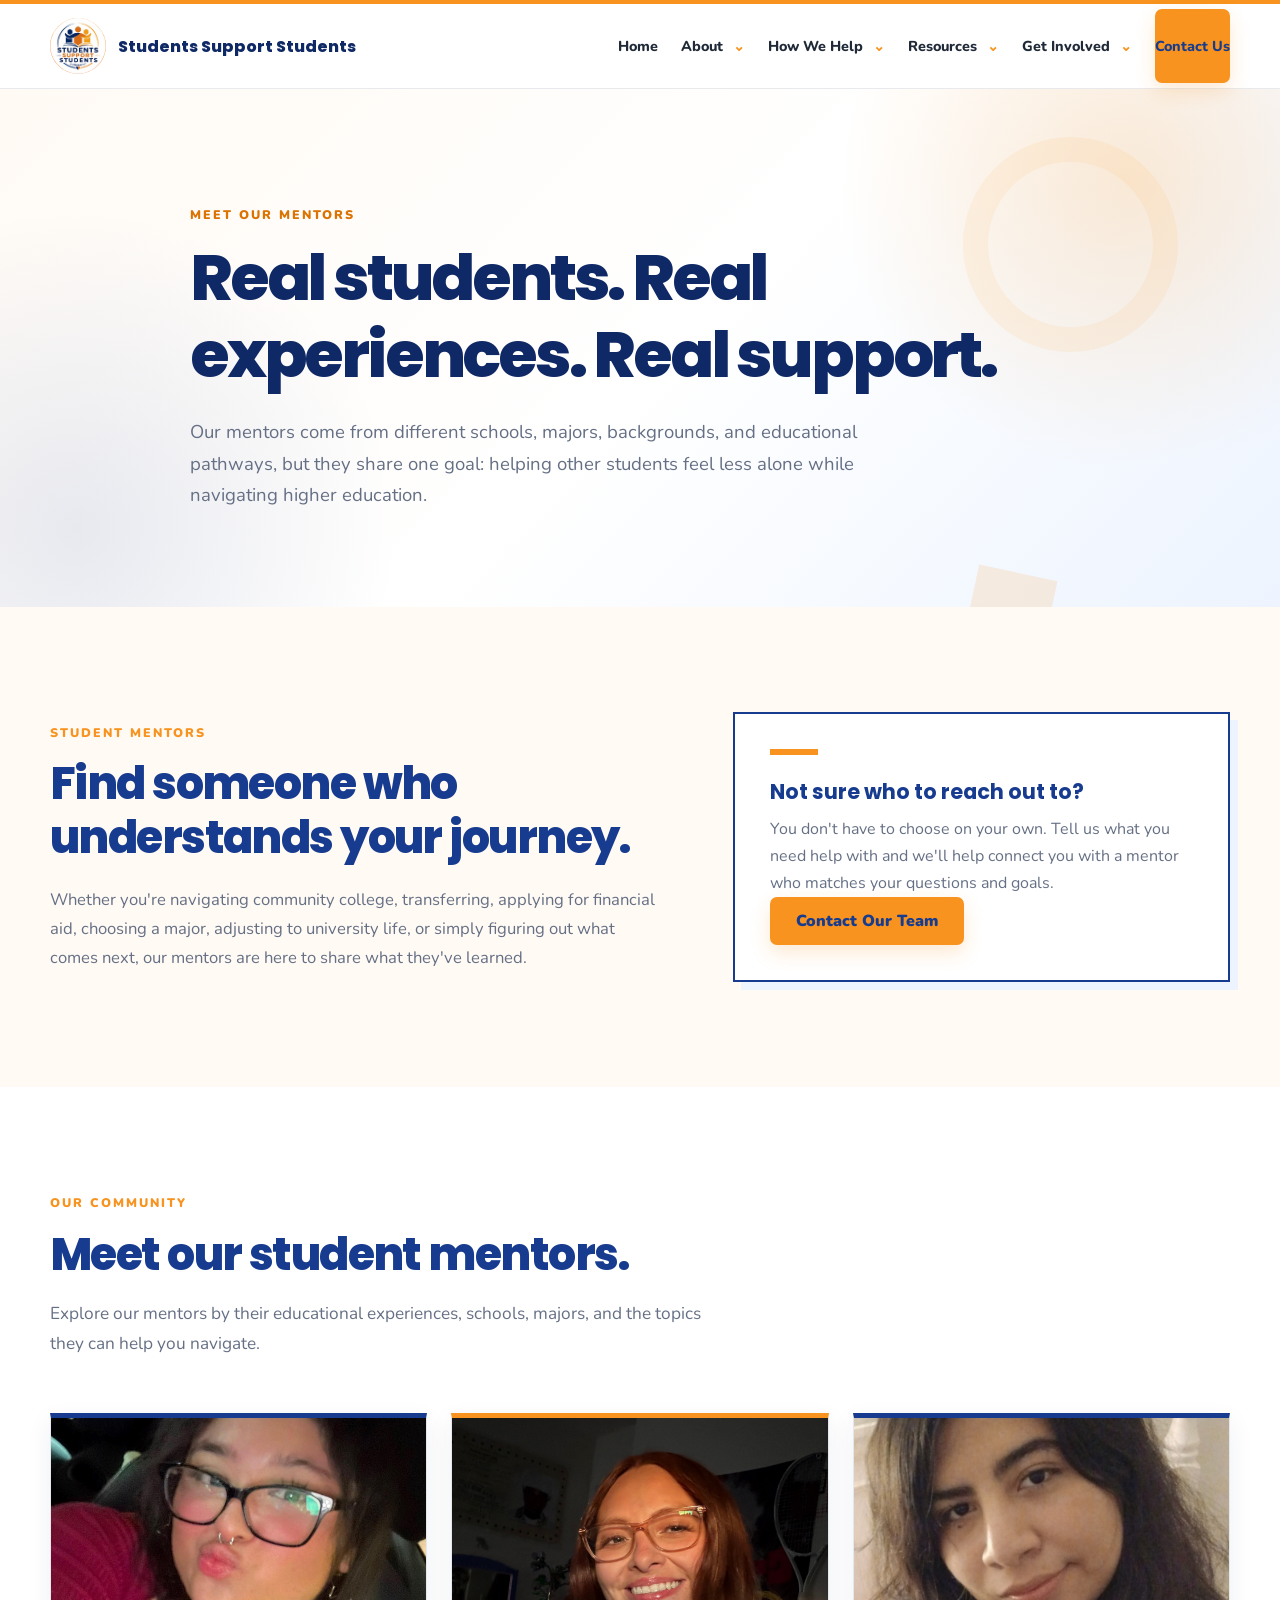
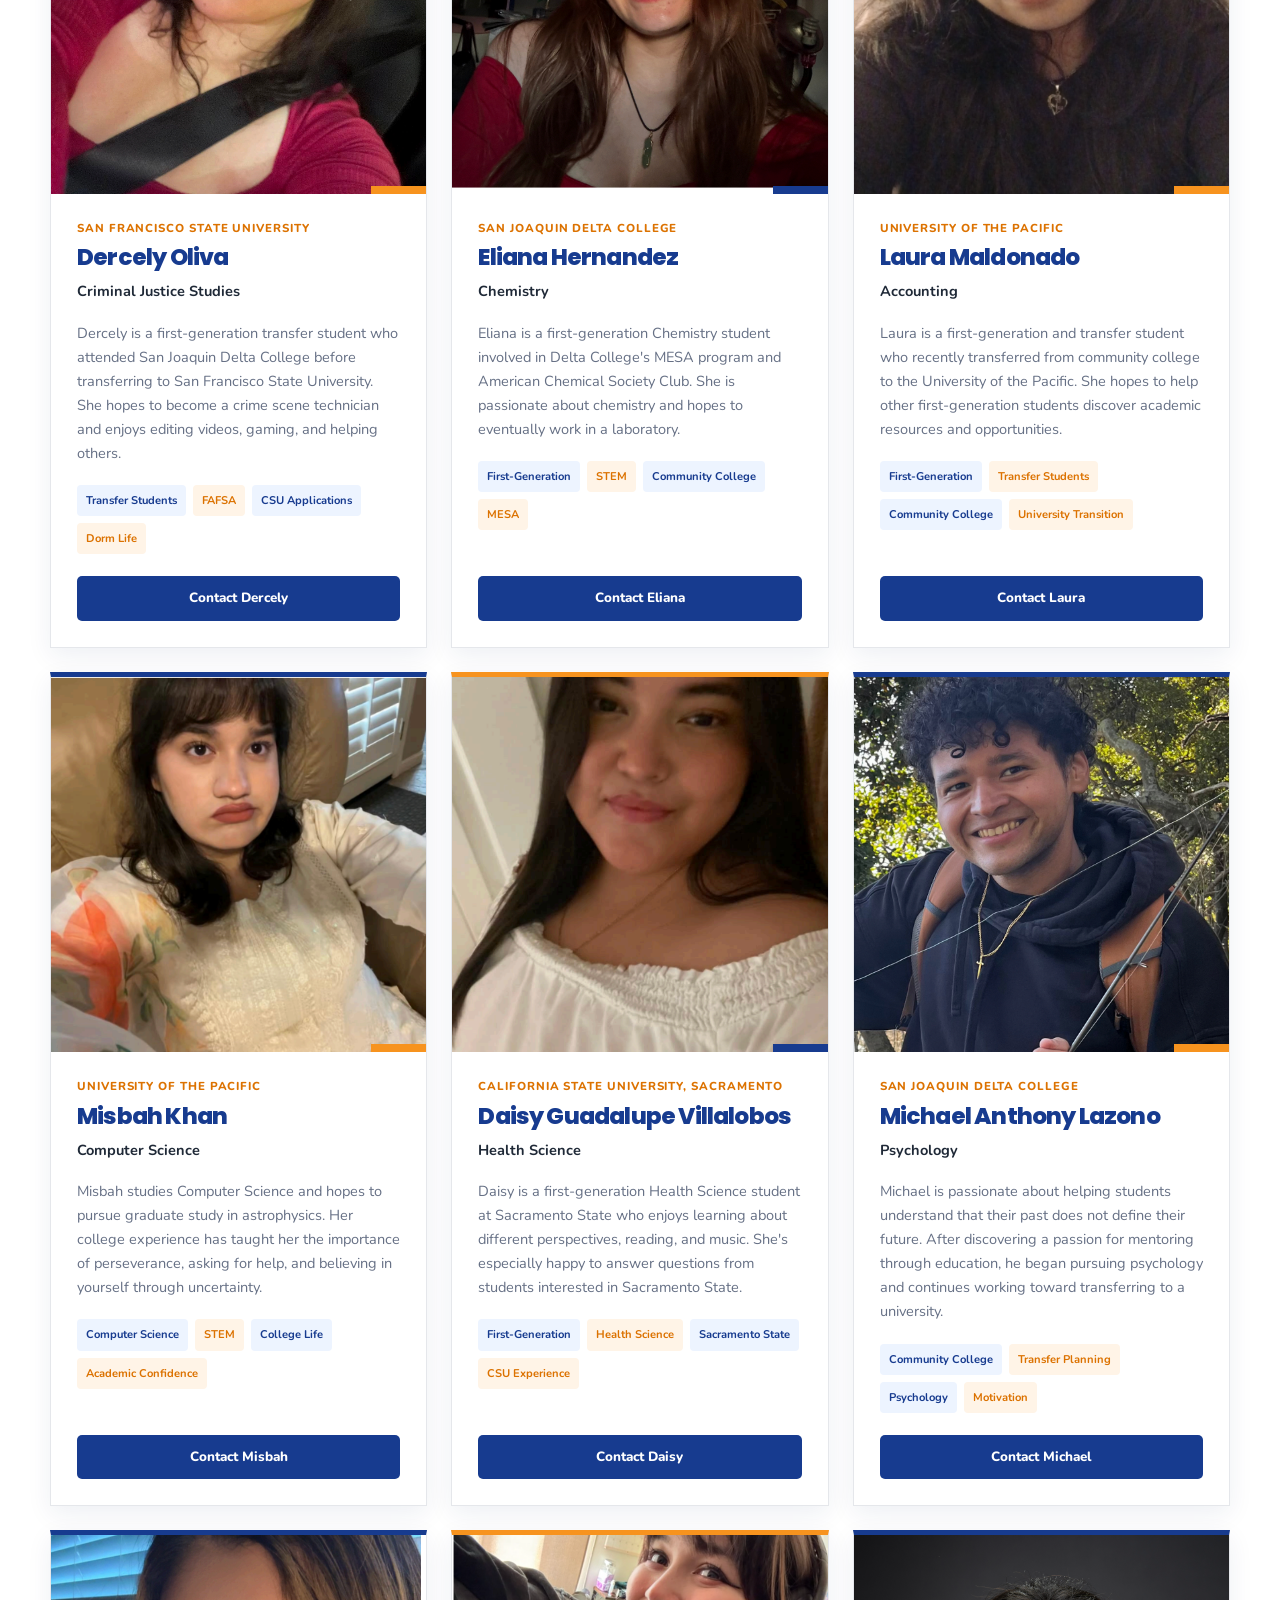
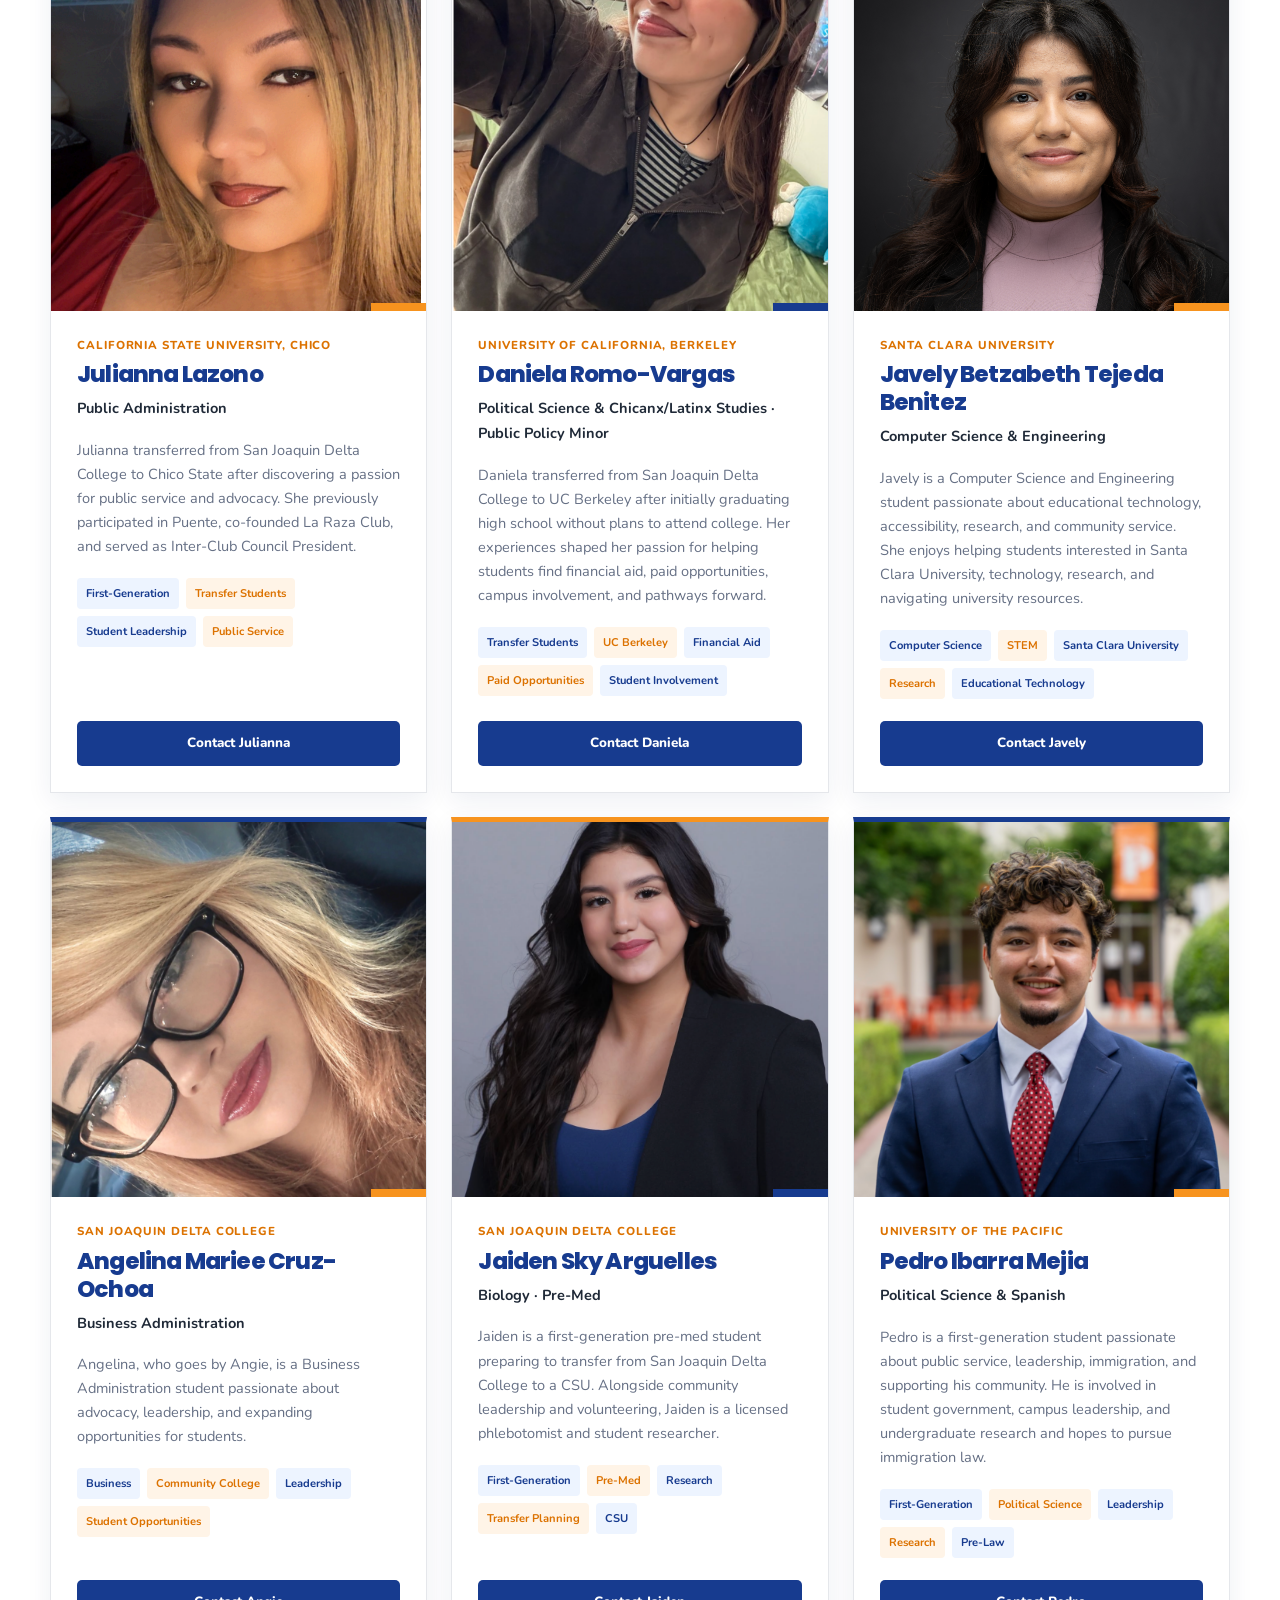
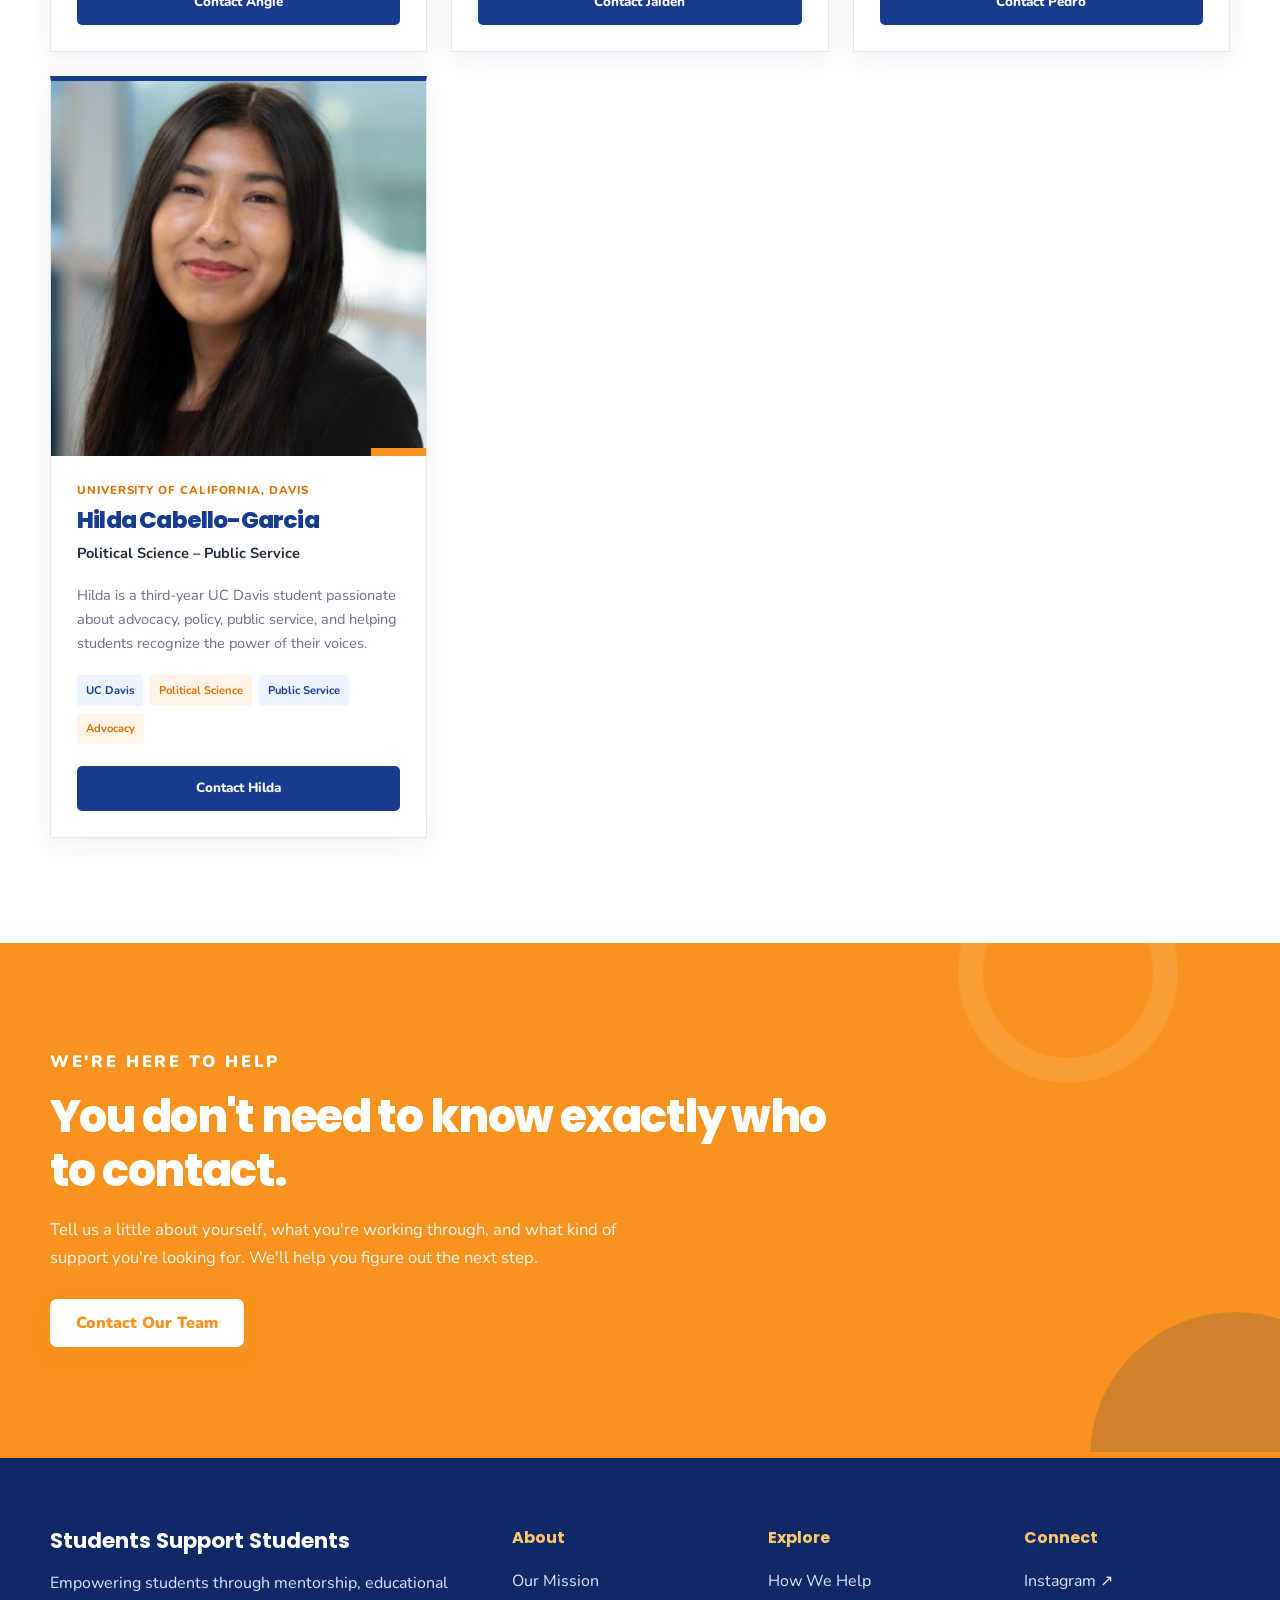
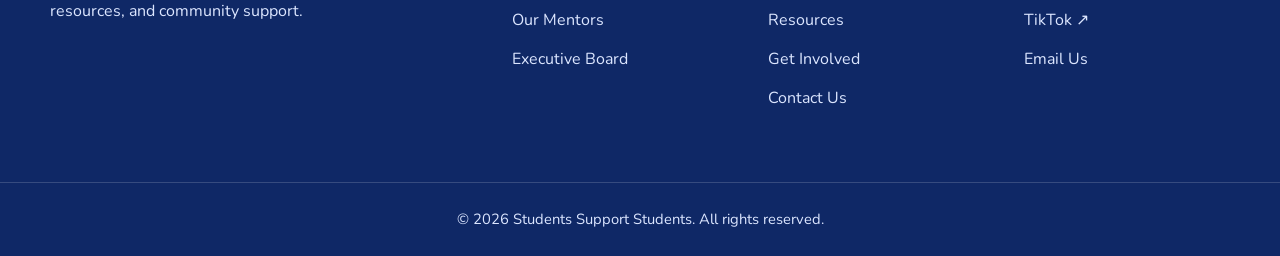
<file: mentors.html>
<!DOCTYPE html>
<html lang="en">
<head>
  <meta charset="UTF-8">
  <meta name="viewport" content="width=device-width, initial-scale=1.0">
  <meta name="description" content="Meet the student mentors behind Students Support Students and find someone who understands your educational journey.">
  <title>Meet Our Mentors | Students Support Students</title>
  <link rel="stylesheet" href="css/style.css">
  <link rel="stylesheet" href="css/team.css">
</head>

<body>

<!-- HEADER -->
<header class="site-header">
  <div class="container navbar">
    <a href="index.html" class="logo">
      <img src="images/logo.png" alt="Students Support Students logo">
      <span>Students Support Students</span>
    </a>

    <button class="menu-button" aria-label="Open navigation menu">
      <span></span><span></span><span></span>
    </button>

    <ul class="nav-links">
      <li><a href="index.html">Home</a></li>

      <li class="nav-dropdown">
        <button class="dropdown-toggle active">Who We Are</button>
        <ul class="dropdown-menu">
          <li><a href="about.html#mission">Our Mission</a></li>
          <li><a href="mentors.html" class="active">Meet Our Mentors</a></li>
          <li><a href="executive-board.html">Executive Board</a></li>
        </ul>
      </li>

      <li class="nav-dropdown">
        <button class="dropdown-toggle">How We Help</button>
        <ul class="dropdown-menu">
          <li><a href="how-we-help.html#mentorship">Mentorship</a></li>
          <li><a href="how-we-help.html#college-guidance">College Guidance</a></li>
          <li><a href="how-we-help.html#academic-support">Academic Support</a></li>
          <li><a href="how-we-help.html#career-support">Career Support</a></li>
        </ul>
      </li>

      <li class="nav-dropdown">
        <button class="dropdown-toggle">Resources</button>
        <ul class="dropdown-menu">
          <li><a href="resources.html#student-guides">Student Guides</a></li>
          <li><a href="resources.html#financial-aid">Financial Aid</a></li>
          <li><a href="resources.html#scholarships">Scholarships</a></li>
          <li><a href="resources.html#transfer-support">Transfer Support</a></li>
          <li><a href="resources.html#undocumented-students">Undocumented Students</a></li>
          <li><a href="resources.html">View All Resources</a></li>
        </ul>
      </li>

      <li class="nav-dropdown">
        <button class="dropdown-toggle">Get Involved</button>
        <ul class="dropdown-menu">
          <li><a href="get-involved.html#become-a-mentor">Become a Mentor</a></li>
          <li><a href="get-involved.html#volunteer">Volunteer</a></li>
          <li><a href="get-involved.html#partner">Partner With Us</a></li>
        </ul>
      </li>
    </ul>

    <a href="contact.html" class="nav-button">Contact Us</a>
  </div>
</header>

<main>

<!-- HERO -->
<section class="page-hero">
  <div class="page-hero-content container">
    <p class="section-label">Meet Our Mentors</p>
    <h1>Real students. Real experiences. Real support.</h1>
    <p>Our mentors come from different schools, majors, backgrounds, and educational pathways, but they share one goal: helping other students feel less alone while navigating higher education.</p>
  </div>
</section>

<!-- INTRODUCTION -->
<section class="team-introduction section">
  <div class="team-introduction-content container">

    <div class="team-introduction-text">
      <p class="section-label">Student Mentors</p>
      <h2>Find someone who understands your journey.</h2>
      <p>Whether you're navigating community college, transferring, applying for financial aid, choosing a major, adjusting to university life, or simply figuring out what comes next, our mentors are here to share what they've learned.</p>
    </div>

    <div class="team-introduction-note">
      <h3>Not sure who to reach out to?</h3>
      <p>You don't have to choose on your own. Tell us what you need help with and we'll help connect you with a mentor who matches your questions and goals.</p>
      <a href="contact.html" class="button button-primary">Contact Our Team</a>
    </div>

  </div>
</section>

<!-- MENTORS -->
<section class="team-section section">
  <div class="container">

    <div class="section-heading">
      <p class="section-label">Our Community</p>
      <h2>Meet our student mentors.</h2>
      <p>Explore our mentors by their educational experiences, schools, majors, and the topics they can help you navigate.</p>
    </div>

    <div class="mentor-grid">

      <article class="mentor-card">
        <div class="mentor-photo">
          <img src="images/mentors/DercelyOliva.png" alt="Dercely Oliva">
        </div>
        <div class="mentor-card-content">
          <p class="mentor-school">San Francisco State University</p>
          <h2>Dercely Oliva</h2>
          <p class="mentor-major">Criminal Justice Studies</p>
          <p>Dercely is a first-generation transfer student who attended San Joaquin Delta College before transferring to San Francisco State University. She hopes to become a crime scene technician and enjoys editing videos, gaming, and helping others.</p>
          <div class="mentor-topics">
            <span>Transfer Students</span>
            <span>FAFSA</span>
            <span>CSU Applications</span>
            <span>Dorm Life</span>
          </div>
          <a href="mailto:doliva1019@gmail.com" class="mentor-button">Contact Dercely</a>
        </div>
      </article>

      <article class="mentor-card">
        <div class="mentor-photo">
          <img src="images/mentors/ElianaHernandez.png" alt="Eliana Hernandez">
        </div>
        <div class="mentor-card-content">
          <p class="mentor-school">San Joaquin Delta College</p>
          <h2>Eliana Hernandez</h2>
          <p class="mentor-major">Chemistry</p>
          <p>Eliana is a first-generation Chemistry student involved in Delta College's MESA program and American Chemical Society Club. She is passionate about chemistry and hopes to eventually work in a laboratory.</p>
          <div class="mentor-topics">
            <span>First-Generation</span>
            <span>STEM</span>
            <span>Community College</span>
            <span>MESA</span>
          </div>
          <a href="mailto:ehernandez074@mustangs.deltacollege.edu" class="mentor-button">Contact Eliana</a>
        </div>
      </article>

      <article class="mentor-card">
        <div class="mentor-photo">
          <img src="images/mentors/LauraMaldonado.png" alt="Laura Maldonado">
        </div>
        <div class="mentor-card-content">
          <p class="mentor-school">University of the Pacific</p>
          <h2>Laura Maldonado</h2>
          <p class="mentor-major">Accounting</p>
          <p>Laura is a first-generation and transfer student who recently transferred from community college to the University of the Pacific. She hopes to help other first-generation students discover academic resources and opportunities.</p>
          <div class="mentor-topics">
            <span>First-Generation</span>
            <span>Transfer Students</span>
            <span>Community College</span>
            <span>University Transition</span>
          </div>
          <a href="mailto:lauranmaldonadom@gmail.com" class="mentor-button">Contact Laura</a>
        </div>
      </article>

      <article class="mentor-card">
        <div class="mentor-photo">
          <img src="images/mentors/MisbahKhan.png" alt="Misbah Khan">
        </div>
        <div class="mentor-card-content">
          <p class="mentor-school">University of the Pacific</p>
          <h2>Misbah Khan</h2>
          <p class="mentor-major">Computer Science</p>
          <p>Misbah studies Computer Science and hopes to pursue graduate study in astrophysics. Her college experience has taught her the importance of perseverance, asking for help, and believing in yourself through uncertainty.</p>
          <div class="mentor-topics">
            <span>Computer Science</span>
            <span>STEM</span>
            <span>College Life</span>
            <span>Academic Confidence</span>
          </div>
          <a href="mailto:misbahkhaan7@gmail.com" class="mentor-button">Contact Misbah</a>
        </div>
      </article>

      <article class="mentor-card">
        <div class="mentor-photo">
          <img src="images/mentors/DaisyVillalobos.png" alt="Daisy Guadalupe Villalobos">
        </div>
        <div class="mentor-card-content">
          <p class="mentor-school">California State University, Sacramento</p>
          <h2>Daisy Guadalupe Villalobos</h2>
          <p class="mentor-major">Health Science</p>
          <p>Daisy is a first-generation Health Science student at Sacramento State who enjoys learning about different perspectives, reading, and music. She's especially happy to answer questions from students interested in Sacramento State.</p>
          <div class="mentor-topics">
            <span>First-Generation</span>
            <span>Health Science</span>
            <span>Sacramento State</span>
            <span>CSU Experience</span>
          </div>
          <a href="mailto:villalobosdaisy719@gmail.com" class="mentor-button">Contact Daisy</a>
        </div>
      </article>

      <article class="mentor-card">
        <div class="mentor-photo">
          <img src="images/mentors/MichaelAnthonyLazono.png" alt="Michael Anthony Lazono">
        </div>
        <div class="mentor-card-content">
          <p class="mentor-school">San Joaquin Delta College</p>
          <h2>Michael Anthony Lazono</h2>
          <p class="mentor-major">Psychology</p>
          <p>Michael is passionate about helping students understand that their past does not define their future. After discovering a passion for mentoring through education, he began pursuing psychology and continues working toward transferring to a university.</p>
          <div class="mentor-topics">
            <span>Community College</span>
            <span>Transfer Planning</span>
            <span>Psychology</span>
            <span>Motivation</span>
          </div>
          <a href="mailto:lazonoant123@gmail.com" class="mentor-button">Contact Michael</a>
        </div>
      </article>

      <article class="mentor-card">
        <div class="mentor-photo">
          <img src="images/mentors/JuliannaLazono.png" alt="Julianna Lazono">
        </div>
        <div class="mentor-card-content">
          <p class="mentor-school">California State University, Chico</p>
          <h2>Julianna Lazono</h2>
          <p class="mentor-major">Public Administration</p>
          <p>Julianna transferred from San Joaquin Delta College to Chico State after discovering a passion for public service and advocacy. She previously participated in Puente, co-founded La Raza Club, and served as Inter-Club Council President.</p>
          <div class="mentor-topics">
            <span>First-Generation</span>
            <span>Transfer Students</span>
            <span>Student Leadership</span>
            <span>Public Service</span>
          </div>
          <a href="mailto:lazono.julianna21@gmail.com" class="mentor-button">Contact Julianna</a>
        </div>
      </article>

      <article class="mentor-card">
        <div class="mentor-photo">
          <img src="images/mentors/DanielaRomoVargas.png" alt="Daniela Romo-Vargas">
        </div>
        <div class="mentor-card-content">
          <p class="mentor-school">University of California, Berkeley</p>
          <h2>Daniela Romo-Vargas</h2>
          <p class="mentor-major">Political Science & Chicanx/Latinx Studies · Public Policy Minor</p>
          <p>Daniela transferred from San Joaquin Delta College to UC Berkeley after initially graduating high school without plans to attend college. Her experiences shaped her passion for helping students find financial aid, paid opportunities, campus involvement, and pathways forward.</p>
          <div class="mentor-topics">
            <span>Transfer Students</span>
            <span>UC Berkeley</span>
            <span>Financial Aid</span>
            <span>Paid Opportunities</span>
            <span>Student Involvement</span>
          </div>
          <a href="mailto:daniela_romo@berkeley.edu" class="mentor-button">Contact Daniela</a>
        </div>
      </article>

      <article class="mentor-card">
        <div class="mentor-photo">
          <img src="images/mentors/JavelyTejedaBenitez.png" alt="Javely Betzabeth Tejeda Benitez">
        </div>
        <div class="mentor-card-content">
          <p class="mentor-school">Santa Clara University</p>
          <h2>Javely Betzabeth Tejeda Benitez</h2>
          <p class="mentor-major">Computer Science & Engineering</p>
          <p>Javely is a Computer Science and Engineering student passionate about educational technology, accessibility, research, and community service. She enjoys helping students interested in Santa Clara University, technology, research, and navigating university resources.</p>
          <div class="mentor-topics">
            <span>Computer Science</span>
            <span>STEM</span>
            <span>Santa Clara University</span>
            <span>Research</span>
            <span>Educational Technology</span>
          </div>
          <a href="mailto:javelytejeda@gmail.com" class="mentor-button">Contact Javely</a>
        </div>
      </article>

      <article class="mentor-card">
        <div class="mentor-photo">
          <img src="images/mentors/AngelinaCruzOchoa.png" alt="Angelina Mariee Cruz-Ochoa">
        </div>
        <div class="mentor-card-content">
          <p class="mentor-school">San Joaquin Delta College</p>
          <h2>Angelina Mariee Cruz-Ochoa</h2>
          <p class="mentor-major">Business Administration</p>
          <p>Angelina, who goes by Angie, is a Business Administration student passionate about advocacy, leadership, and expanding opportunities for students.</p>
          <div class="mentor-topics">
            <span>Business</span>
            <span>Community College</span>
            <span>Leadership</span>
            <span>Student Opportunities</span>
          </div>
          <a href="mailto:amarieeochoa@gmail.com" class="mentor-button">Contact Angie</a>
        </div>
      </article>

      <article class="mentor-card">
        <div class="mentor-photo">
          <img src="images/mentors/JaidenSkyArguelles.png" alt="Jaiden Sky Arguelles">
        </div>
        <div class="mentor-card-content">
          <p class="mentor-school">San Joaquin Delta College</p>
          <h2>Jaiden Sky Arguelles</h2>
          <p class="mentor-major">Biology · Pre-Med</p>
          <p>Jaiden is a first-generation pre-med student preparing to transfer from San Joaquin Delta College to a CSU. Alongside community leadership and volunteering, Jaiden is a licensed phlebotomist and student researcher.</p>
          <div class="mentor-topics">
            <span>First-Generation</span>
            <span>Pre-Med</span>
            <span>Research</span>
            <span>Transfer Planning</span>
            <span>CSU</span>
          </div>
          <a href="mailto:JaidenSky22@gmail.com" class="mentor-button">Contact Jaiden</a>
        </div>
      </article>

      <article class="mentor-card">
        <div class="mentor-photo">
          <img src="images/mentors/PedroIbarraMejia.png" alt="Pedro Ibarra Mejia">
        </div>
        <div class="mentor-card-content">
          <p class="mentor-school">University of the Pacific</p>
          <h2>Pedro Ibarra Mejia</h2>
          <p class="mentor-major">Political Science & Spanish</p>
          <p>Pedro is a first-generation student passionate about public service, leadership, immigration, and supporting his community. He is involved in student government, campus leadership, and undergraduate research and hopes to pursue immigration law.</p>
          <div class="mentor-topics">
            <span>First-Generation</span>
            <span>Political Science</span>
            <span>Leadership</span>
            <span>Research</span>
            <span>Pre-Law</span>
          </div>
          <a href="mailto:pedroibarra726@gmail.com" class="mentor-button">Contact Pedro</a>
        </div>
      </article>

      <article class="mentor-card">
        <div class="mentor-photo">
          <img src="images/mentors/HildaCabelloGarcia.png" alt="Hilda Cabello-Garcia">
        </div>
        <div class="mentor-card-content">
          <p class="mentor-school">University of California, Davis</p>
          <h2>Hilda Cabello-Garcia</h2>
          <p class="mentor-major">Political Science – Public Service</p>
          <p>Hilda is a third-year UC Davis student passionate about advocacy, policy, public service, and helping students recognize the power of their voices.</p>
          <div class="mentor-topics">
            <span>UC Davis</span>
            <span>Political Science</span>
            <span>Public Service</span>
            <span>Advocacy</span>
          </div>
          <a href="mailto:hildacabellogarcia@gmail.com" class="mentor-button">Contact Hilda</a>
        </div>
      </article>

    </div>
  </div>
</section>

<!-- NEED HELP CHOOSING -->
<section class="mentor-help section">
  <div class="container">
    <div class="mentor-help-content">
      <p class="section-label">We're Here to Help</p>
      <h2>You don't need to know exactly who to contact.</h2>
      <p>Tell us a little about yourself, what you're working through, and what kind of support you're looking for. We'll help you figure out the next step.</p>
      <a href="contact.html" class="button button-primary">Contact Our Team</a>
    </div>
  </div>
</section>

</main>

<!-- FOOTER -->
<footer class="site-footer">
  <div class="container footer-content">

    <div class="footer-brand">
      <h3>Students Support Students</h3>
      <p>Empowering students through mentorship, educational resources, and community support.</p>
    </div>

    <div class="footer-links">
      <h4>Who We Are</h4>
      <a href="about.html#mission">Our Mission</a>
      <a href="mentors.html">Our Mentors</a>
      <a href="executive-board.html">Executive Board</a>
    </div>

    <div class="footer-links">
      <h4>Explore</h4>
      <a href="how-we-help.html">How We Help</a>
      <a href="resources.html">Resources</a>
      <a href="get-involved.html">Get Involved</a>
      <a href="contact.html">Contact Us</a>
    </div>

    <div class="footer-links">
      <h4>Connect</h4>
      <a href="https://www.instagram.com/students_support_students/" target="_blank" rel="noopener noreferrer">Instagram</a>
      <a href="https://www.tiktok.com/@studentssupportstudents" target="_blank" rel="noopener noreferrer">TikTok</a>
      <a href="mailto:studentsupportquestions@gmail.com">Email Us</a>
    </div>

  </div>

  <div class="footer-bottom">
    <div class="container">
      <p>© 2026 Students Support Students. All rights reserved.</p>
    </div>
  </div>
</footer>

<script src="js/script.js"></script>
<script src="js/team.js"></script>
</body>
</html>
</file>
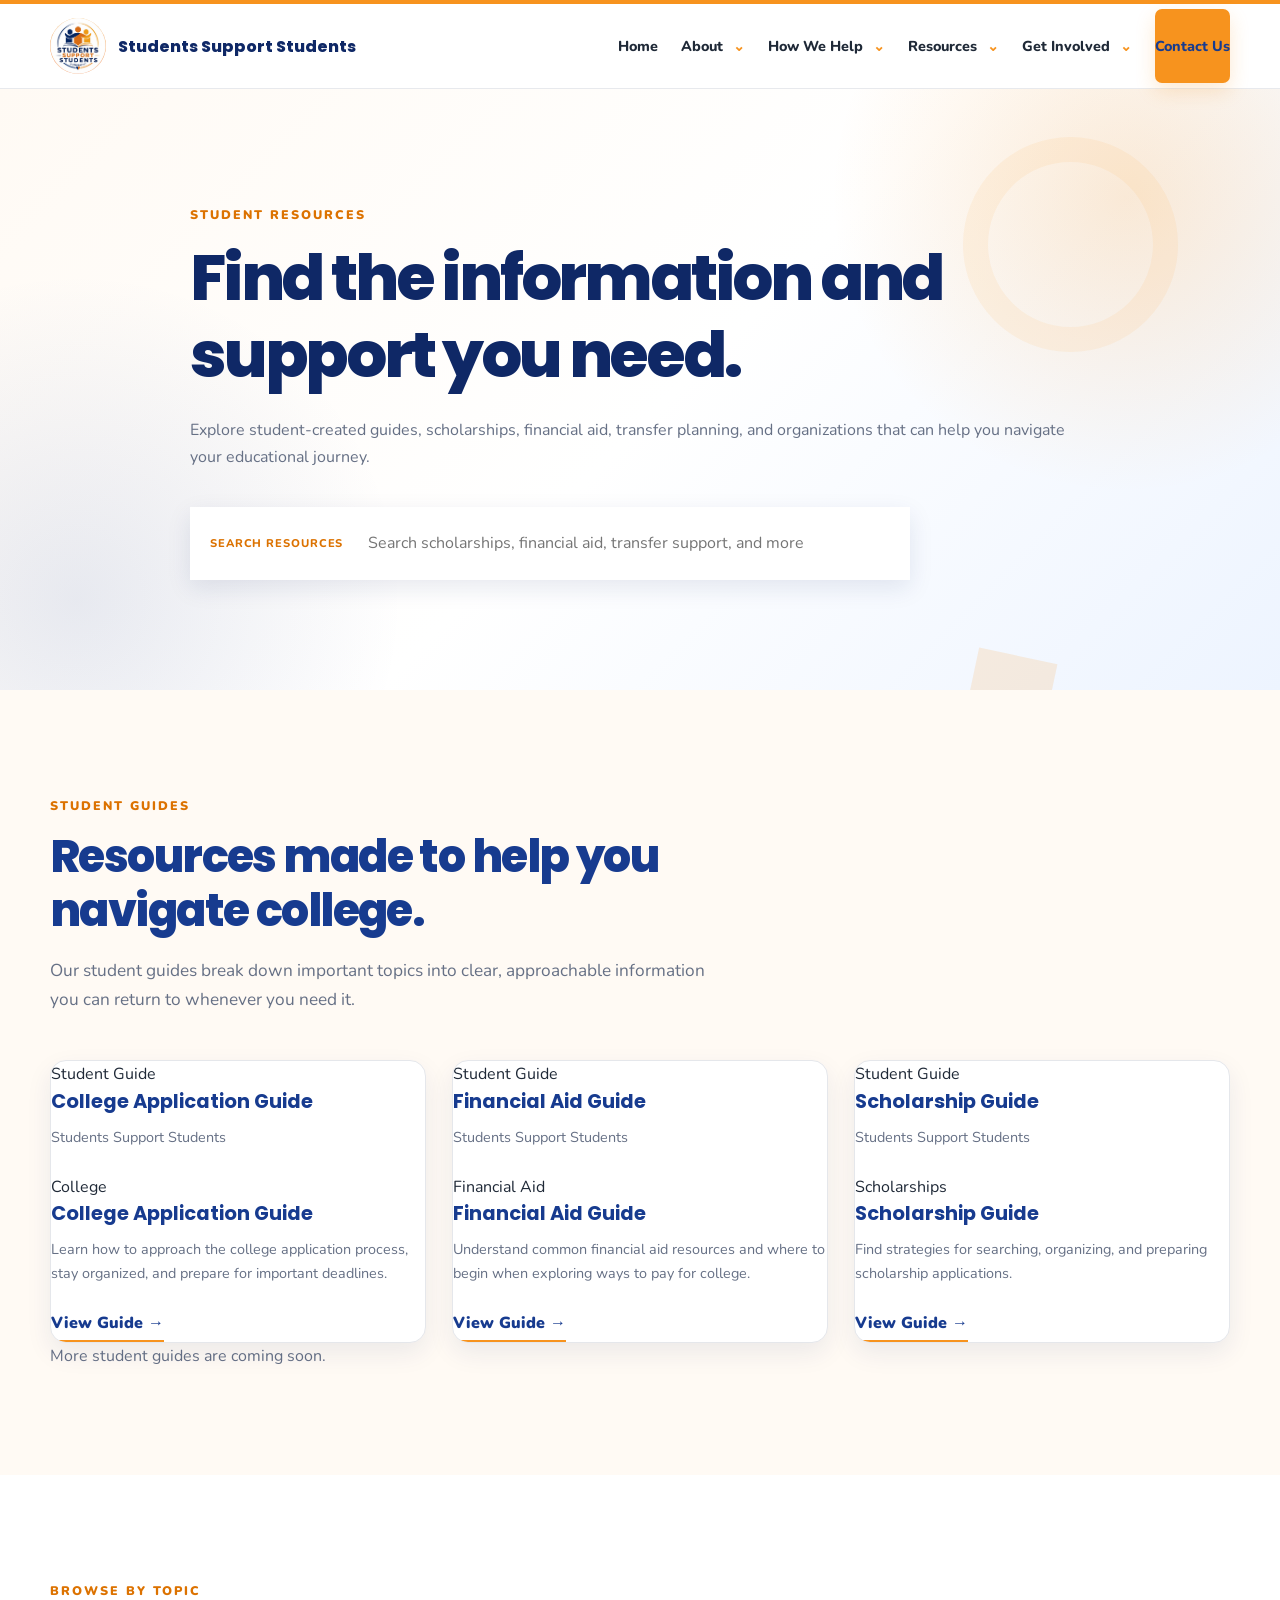
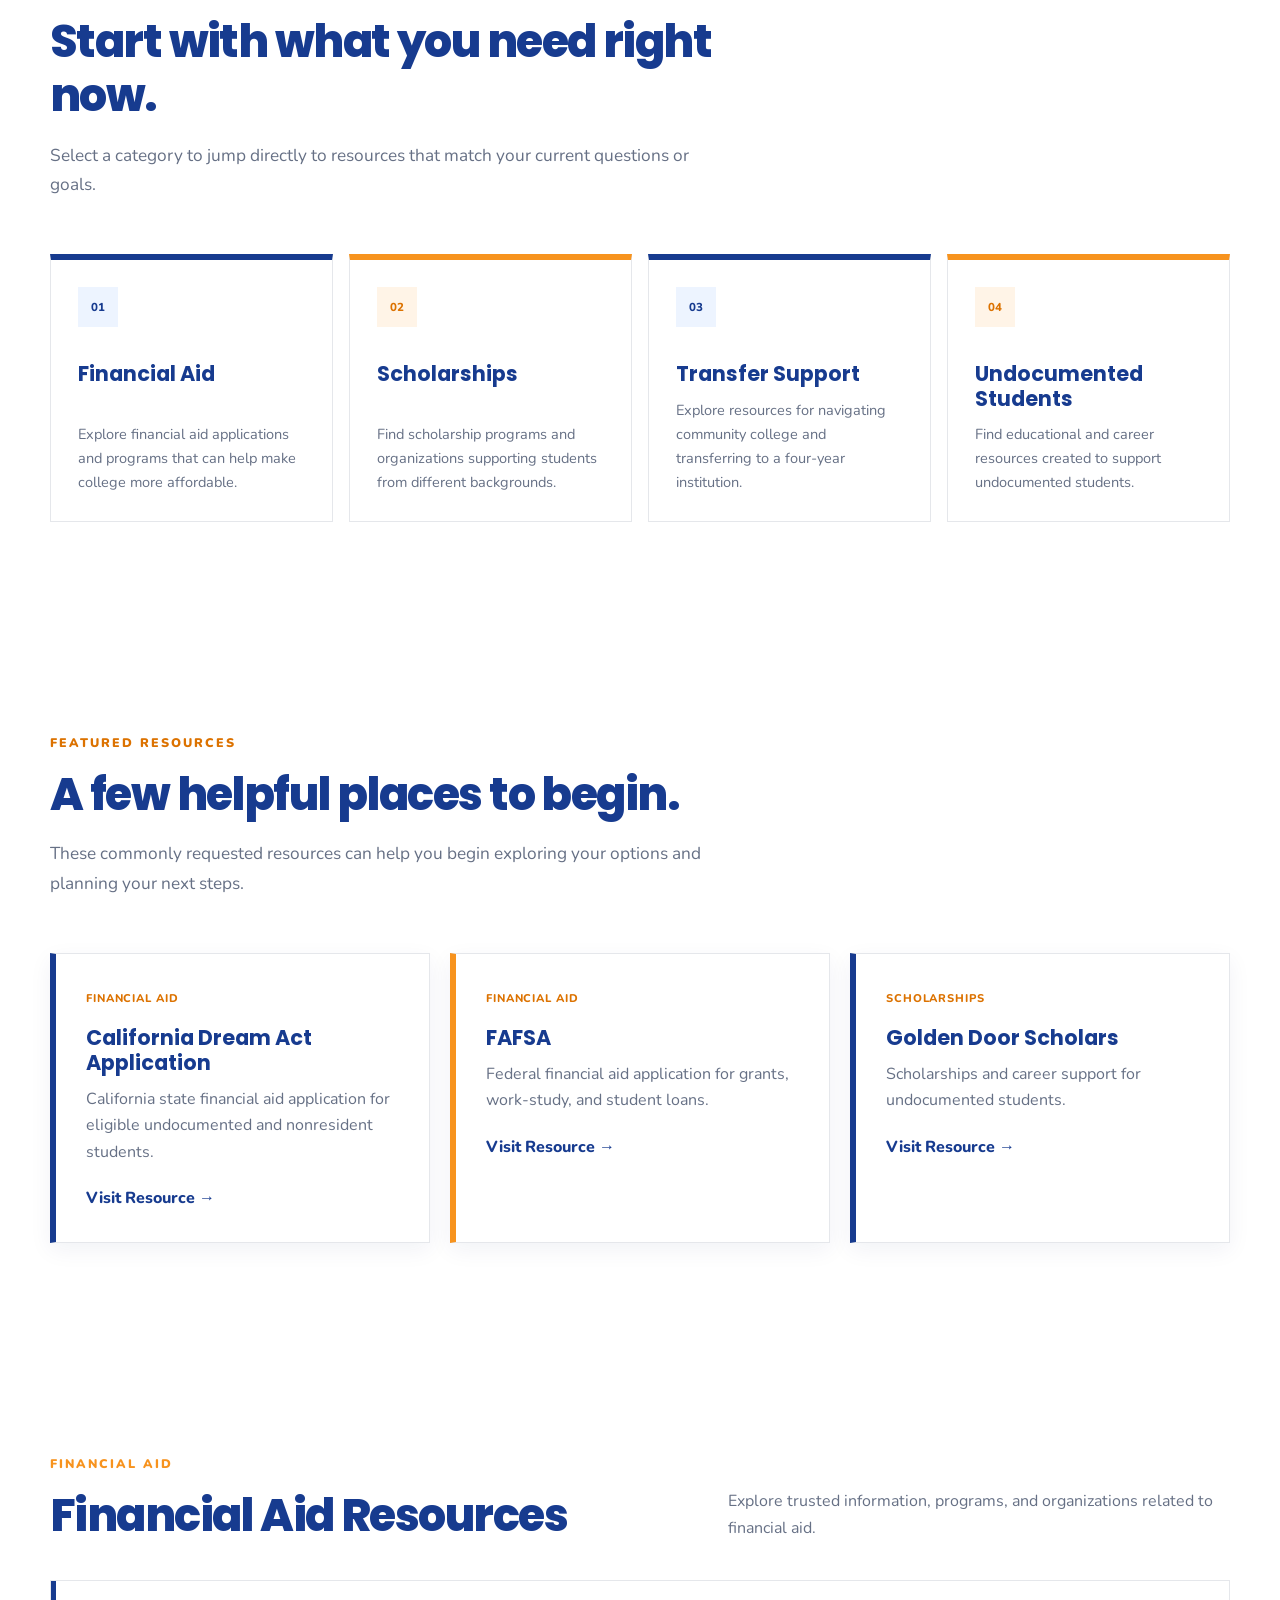
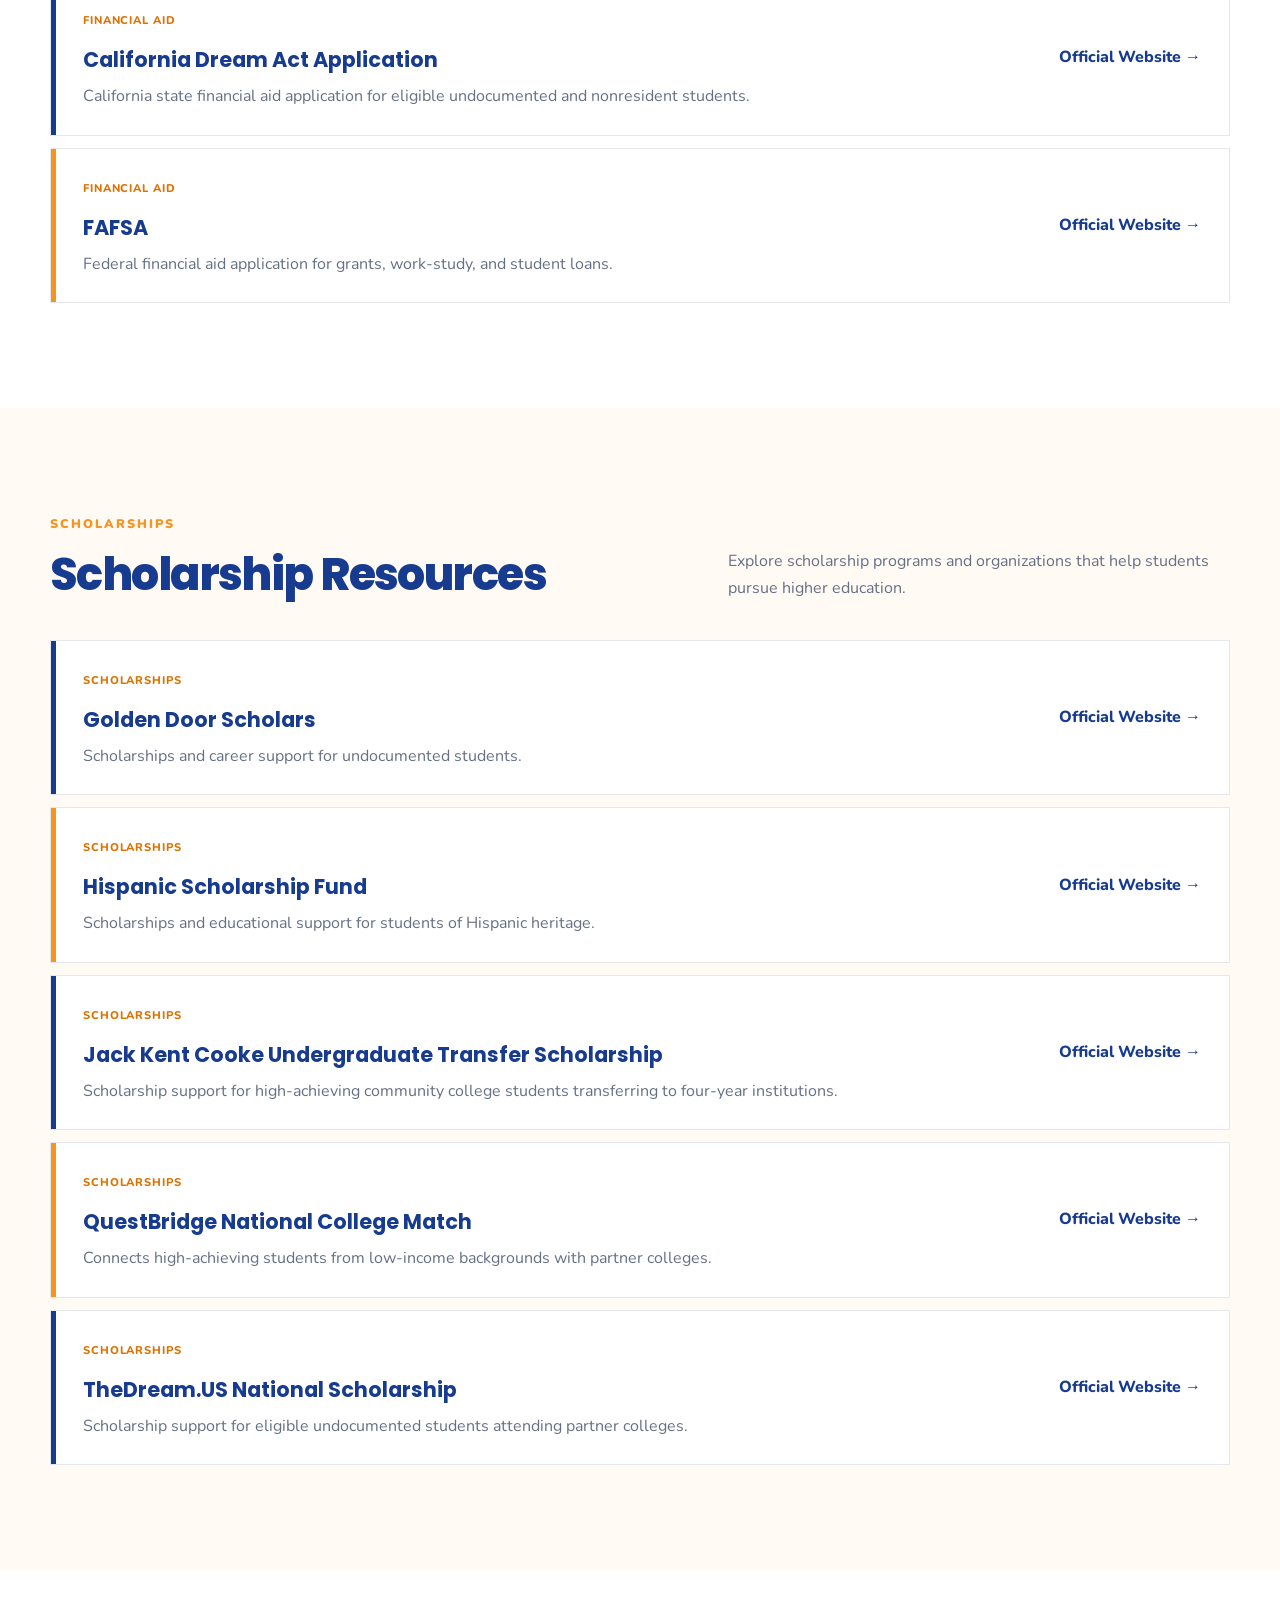
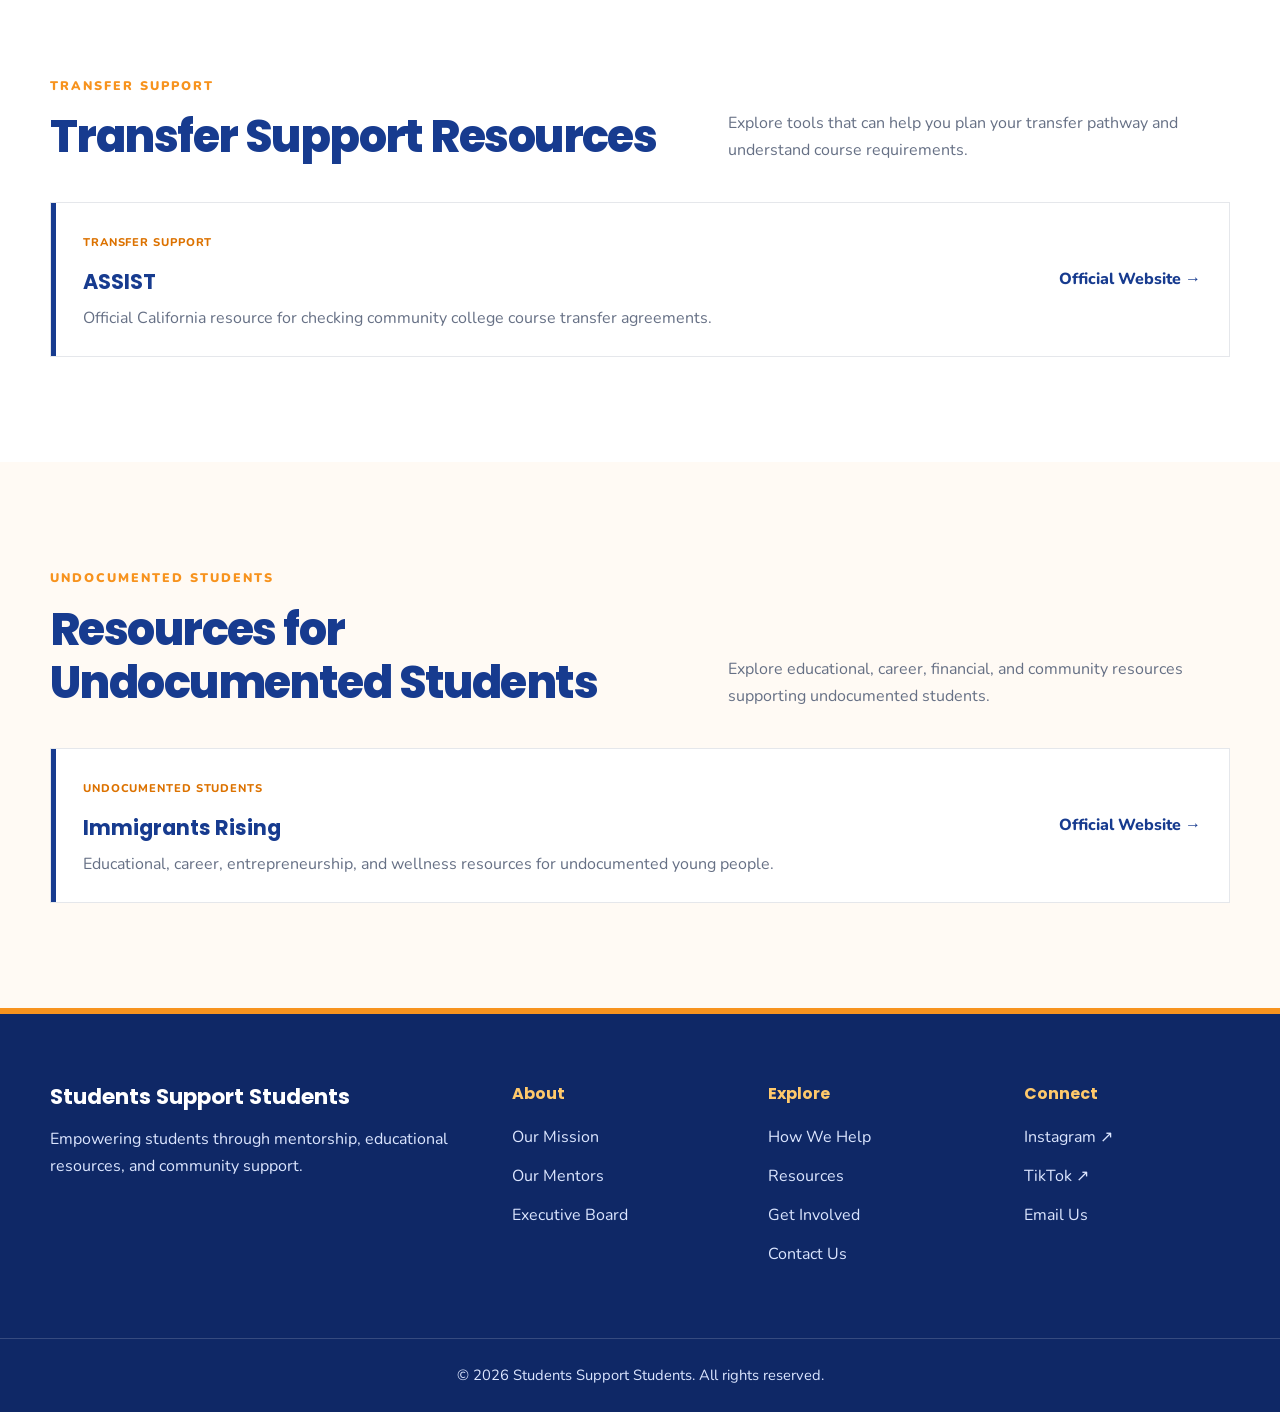
<file: resources.html>
<!DOCTYPE html>
<html lang="en">
<head>
  <meta charset="UTF-8">
  <meta name="viewport" content="width=device-width, initial-scale=1.0">
  <meta name="description" content="Explore student guides, scholarships, financial aid, transfer support, and resources for students navigating higher education.">
  <title>Resources | Students Support Students</title>
  <link rel="stylesheet" href="css/style.css">
  <link rel="stylesheet" href="css/resources.css">
</head>

<body>

<!-- HEADER -->
<header class="site-header">
  <div class="container navbar">
    <a href="index.html" class="logo">
      <img src="images/logo.png" alt="Students Support Students logo">
      <span>Students Support Students</span>
    </a>

    <button class="menu-button" aria-label="Open navigation menu">
      <span></span><span></span><span></span>
    </button>

    <ul class="nav-links">
      <li><a href="index.html">Home</a></li>

      <li class="nav-dropdown">
        <button class="dropdown-toggle">Who We Are</button>
        <ul class="dropdown-menu">
          <li><a href="about.html#mission">Our Mission</a></li>
          <li><a href="mentors.html">Meet Our Mentors</a></li>
          <li><a href="executive-board.html">Executive Board</a></li>
        </ul>
      </li>

      <li class="nav-dropdown">
        <button class="dropdown-toggle">How We Help</button>
        <ul class="dropdown-menu">
          <li><a href="how-we-help.html#mentorship">Mentorship</a></li>
          <li><a href="how-we-help.html#college-guidance">College Guidance</a></li>
          <li><a href="how-we-help.html#academic-support">Academic Support</a></li>
          <li><a href="how-we-help.html#career-support">Career Support</a></li>
        </ul>
      </li>

      <li class="nav-dropdown">
        <button class="dropdown-toggle active">Resources</button>
        <ul class="dropdown-menu">
          <li><a href="resources.html#student-guides">Student Guides</a></li>
          <li><a href="resources.html#financial-aid">Financial Aid</a></li>
          <li><a href="resources.html#scholarships">Scholarships</a></li>
          <li><a href="resources.html#transfer-support">Transfer Support</a></li>
          <li><a href="resources.html#undocumented-students">Undocumented Students</a></li>
          <li><a href="resources.html">View All Resources</a></li>
        </ul>
      </li>

      <li class="nav-dropdown">
        <button class="dropdown-toggle">Get Involved</button>
        <ul class="dropdown-menu">
          <li><a href="get-involved.html#become-a-mentor">Become a Mentor</a></li>
          <li><a href="get-involved.html#volunteer">Volunteer</a></li>
          <li><a href="get-involved.html#partner">Partner With Us</a></li>
        </ul>
      </li>
    </ul>

    <a href="contact.html" class="nav-button">Contact Us</a>
  </div>
</header>

<main>

<!-- HERO -->
<section class="page-hero resources-hero">
  <div class="page-hero-content container">
    <p class="section-label">Student Resources</p>
    <h1>Find the information and support you need.</h1>
    <p>Explore student-created guides, scholarships, financial aid, transfer planning, and organizations that can help you navigate your educational journey.</p>

    <div class="resource-search-wrap">
      <label for="resource-search" class="resource-search-label">Search Resources</label>
      <input type="search" id="resource-search" placeholder="Search scholarships, financial aid, transfer support, and more">
    </div>
  </div>
</section>

<!-- STUDENT GUIDES -->
<section class="student-guides section" id="student-guides">
  <div class="container">

    <div class="section-heading">
      <p class="section-label">Student Guides</p>
      <h2>Resources made to help you navigate college.</h2>
      <p>Our student guides break down important topics into clear, approachable information you can return to whenever you need it.</p>
    </div>

    <div class="guide-grid">

      <a href="#" class="guide-card">
        <div class="guide-image">
          <div class="guide-placeholder">
            <span>Student Guide</span>
            <h3>College Application Guide</h3>
            <p>Students Support Students</p>
          </div>
        </div>

        <div class="guide-content">
          <span class="guide-label">College</span>
          <h3>College Application Guide</h3>
          <p>Learn how to approach the college application process, stay organized, and prepare for important deadlines.</p>
          <span class="guide-link">View Guide →</span>
        </div>
      </a>

      <a href="#" class="guide-card">
        <div class="guide-image">
          <div class="guide-placeholder">
            <span>Student Guide</span>
            <h3>Financial Aid Guide</h3>
            <p>Students Support Students</p>
          </div>
        </div>

        <div class="guide-content">
          <span class="guide-label">Financial Aid</span>
          <h3>Financial Aid Guide</h3>
          <p>Understand common financial aid resources and where to begin when exploring ways to pay for college.</p>
          <span class="guide-link">View Guide →</span>
        </div>
      </a>

      <a href="#" class="guide-card">
        <div class="guide-image">
          <div class="guide-placeholder">
            <span>Student Guide</span>
            <h3>Scholarship Guide</h3>
            <p>Students Support Students</p>
          </div>
        </div>

        <div class="guide-content">
          <span class="guide-label">Scholarships</span>
          <h3>Scholarship Guide</h3>
          <p>Find strategies for searching, organizing, and preparing scholarship applications.</p>
          <span class="guide-link">View Guide →</span>
        </div>
      </a>

    </div>

    <div class="guides-note">
      <p>More student guides are coming soon.</p>
    </div>

  </div>
</section>

<!-- BROWSE BY TOPIC -->
<section class="resource-categories section">
  <div class="container">

    <div class="section-heading">
      <p class="section-label">Browse by Topic</p>
      <h2>Start with what you need right now.</h2>
      <p>Select a category to jump directly to resources that match your current questions or goals.</p>
    </div>

    <div class="category-grid">

      <a href="#financial-aid" class="category-card">
        <span class="category-number">01</span>
        <h3>Financial Aid</h3>
        <p>Explore financial aid applications and programs that can help make college more affordable.</p>
      </a>

      <a href="#scholarships" class="category-card">
        <span class="category-number">02</span>
        <h3>Scholarships</h3>
        <p>Find scholarship programs and organizations supporting students from different backgrounds.</p>
      </a>

      <a href="#transfer-support" class="category-card">
        <span class="category-number">03</span>
        <h3>Transfer Support</h3>
        <p>Explore resources for navigating community college and transferring to a four-year institution.</p>
      </a>

      <a href="#undocumented-students" class="category-card">
        <span class="category-number">04</span>
        <h3>Undocumented Students</h3>
        <p>Find educational and career resources created to support undocumented students.</p>
      </a>

    </div>
  </div>
</section>

<!-- FEATURED RESOURCES -->
<section class="featured-resources section">
  <div class="container">

    <div class="section-heading">
      <p class="section-label">Featured Resources</p>
      <h2>A few helpful places to begin.</h2>
      <p>These commonly requested resources can help you begin exploring your options and planning your next steps.</p>
    </div>

    <div class="featured-resource-grid">

      <article class="featured-resource-card resource-search-item" data-search="california dream act application california state financial aid eligible undocumented nonresident students financial aid">
        <span class="resource-type">Financial Aid</span>
        <h3>California Dream Act Application</h3>
        <p>California state financial aid application for eligible undocumented and nonresident students.</p>
        <a href="https://dream.csac.ca.gov/" target="_blank" rel="noopener noreferrer">Visit Resource →</a>
      </article>

      <article class="featured-resource-card resource-search-item" data-search="fafsa federal financial aid grants work-study student loans">
        <span class="resource-type">Financial Aid</span>
        <h3>FAFSA</h3>
        <p>Federal financial aid application for grants, work-study, and student loans.</p>
        <a href="https://studentaid.gov/" target="_blank" rel="noopener noreferrer">Visit Resource →</a>
      </article>

      <article class="featured-resource-card resource-search-item" data-search="golden door scholars scholarships career support undocumented students">
        <span class="resource-type">Scholarships</span>
        <h3>Golden Door Scholars</h3>
        <p>Scholarships and career support for undocumented students.</p>
        <a href="https://www.goldendoorscholars.org/" target="_blank" rel="noopener noreferrer">Visit Resource →</a>
      </article>

    </div>
  </div>
</section>

<!-- FINANCIAL AID -->
<div id="resource-sections">

<section class="resource-section section" id="financial-aid" data-resource-category="financial aid">
  <div class="container">

    <div class="resource-section-heading">
      <div>
        <p class="section-label">Financial Aid</p>
        <h2>Financial Aid Resources</h2>
      </div>
      <p>Explore trusted information, programs, and organizations related to financial aid.</p>
    </div>

    <div class="resource-list">

      <article class="resource-item resource-search-item" data-search="california dream act application california state financial aid undocumented nonresident students">
        <div>
          <span class="resource-type">Financial Aid</span>
          <h3>California Dream Act Application</h3>
          <p>California state financial aid application for eligible undocumented and nonresident students.</p>
        </div>
        <a href="https://dream.csac.ca.gov/" target="_blank" rel="noopener noreferrer">Official Website →</a>
      </article>

      <article class="resource-item resource-search-item" data-search="fafsa federal financial aid grants work-study loans">
        <div>
          <span class="resource-type">Financial Aid</span>
          <h3>FAFSA</h3>
          <p>Federal financial aid application for grants, work-study, and student loans.</p>
        </div>
        <a href="https://studentaid.gov/" target="_blank" rel="noopener noreferrer">Official Website →</a>
      </article>

    </div>
  </div>
</section>

<!-- SCHOLARSHIPS -->
<section class="resource-section section alternate-section" id="scholarships" data-resource-category="scholarships">
  <div class="container">

    <div class="resource-section-heading">
      <div>
        <p class="section-label">Scholarships</p>
        <h2>Scholarship Resources</h2>
      </div>
      <p>Explore scholarship programs and organizations that help students pursue higher education.</p>
    </div>

    <div class="resource-list">

      <article class="resource-item resource-search-item" data-search="golden door scholars scholarships undocumented students">
        <div>
          <span class="resource-type">Scholarships</span>
          <h3>Golden Door Scholars</h3>
          <p>Scholarships and career support for undocumented students.</p>
        </div>
        <a href="https://www.goldendoorscholars.org/" target="_blank" rel="noopener noreferrer">Official Website →</a>
      </article>

      <article class="resource-item resource-search-item" data-search="hispanic scholarship fund scholarships hispanic latino students">
        <div>
          <span class="resource-type">Scholarships</span>
          <h3>Hispanic Scholarship Fund</h3>
          <p>Scholarships and educational support for students of Hispanic heritage.</p>
        </div>
        <a href="https://www.hsf.net/" target="_blank" rel="noopener noreferrer">Official Website →</a>
      </article>

      <article class="resource-item resource-search-item" data-search="jack kent cooke undergraduate transfer scholarship community college">
        <div>
          <span class="resource-type">Scholarships</span>
          <h3>Jack Kent Cooke Undergraduate Transfer Scholarship</h3>
          <p>Scholarship support for high-achieving community college students transferring to four-year institutions.</p>
        </div>
        <a href="https://www.jkcf.org/our-scholarships/undergraduate-transfer-scholarship/" target="_blank" rel="noopener noreferrer">Official Website →</a>
      </article>

      <article class="resource-item resource-search-item" data-search="questbridge national college match low income students colleges">
        <div>
          <span class="resource-type">Scholarships</span>
          <h3>QuestBridge National College Match</h3>
          <p>Connects high-achieving students from low-income backgrounds with partner colleges.</p>
        </div>
        <a href="https://www.questbridge.org/" target="_blank" rel="noopener noreferrer">Official Website →</a>
      </article>

      <article class="resource-item resource-search-item" data-search="thedream.us national scholarship undocumented students">
        <div>
          <span class="resource-type">Scholarships</span>
          <h3>TheDream.US National Scholarship</h3>
          <p>Scholarship support for eligible undocumented students attending partner colleges.</p>
        </div>
        <a href="https://www.thedream.us/" target="_blank" rel="noopener noreferrer">Official Website →</a>
      </article>

    </div>
  </div>
</section>

<!-- TRANSFER SUPPORT -->
<section class="resource-section section" id="transfer-support" data-resource-category="transfer support">
  <div class="container">

    <div class="resource-section-heading">
      <div>
        <p class="section-label">Transfer Support</p>
        <h2>Transfer Support Resources</h2>
      </div>
      <p>Explore tools that can help you plan your transfer pathway and understand course requirements.</p>
    </div>

    <div class="resource-list">

      <article class="resource-item resource-search-item" data-search="assist california community college transfer agreements courses">
        <div>
          <span class="resource-type">Transfer Support</span>
          <h3>ASSIST</h3>
          <p>Official California resource for checking community college course transfer agreements.</p>
        </div>
        <a href="https://assist.org/" target="_blank" rel="noopener noreferrer">Official Website →</a>
      </article>

    </div>
  </div>
</section>

<!-- UNDOCUMENTED STUDENTS -->
<section class="resource-section section alternate-section" id="undocumented-students" data-resource-category="undocumented students">
  <div class="container">

    <div class="resource-section-heading">
      <div>
        <p class="section-label">Undocumented Students</p>
        <h2>Resources for Undocumented Students</h2>
      </div>
      <p>Explore educational, career, financial, and community resources supporting undocumented students.</p>
    </div>

    <div class="resource-list">

      <article class="resource-item resource-search-item" data-search="immigrants rising undocumented students education career entrepreneurship wellness">
        <div>
          <span class="resource-type">Undocumented Students</span>
          <h3>Immigrants Rising</h3>
          <p>Educational, career, entrepreneurship, and wellness resources for undocumented young people.</p>
        </div>
        <a href="https://immigrantsrising.org/" target="_blank" rel="noopener noreferrer">Official Website →</a>
      </article>

    </div>
  </div>
</section>

</div>

<section class="resource-empty-section" id="resource-empty-section">
  <div class="container">
    <p class="resource-empty-message">No resources matched your search. Try another word or browse the categories above.</p>
  </div>
</section>

</main>

<!-- FOOTER -->
<footer class="site-footer">
  <div class="container footer-content">

    <div class="footer-brand">
      <h3>Students Support Students</h3>
      <p>Empowering students through mentorship, educational resources, and community support.</p>
    </div>

    <div class="footer-links">
      <h4>Who We Are</h4>
      <a href="about.html#mission">Our Mission</a>
      <a href="mentors.html">Our Mentors</a>
      <a href="executive-board.html">Executive Board</a>
    </div>

    <div class="footer-links">
      <h4>Explore</h4>
      <a href="how-we-help.html">How We Help</a>
      <a href="resources.html">Resources</a>
      <a href="get-involved.html">Get Involved</a>
      <a href="contact.html">Contact Us</a>
    </div>

    <div class="footer-links">
      <h4>Connect</h4>
      <a href="https://www.instagram.com/students_support_students/" target="_blank" rel="noopener noreferrer">Instagram</a>
      <a href="https://www.tiktok.com/@studentssupportstudents" target="_blank" rel="noopener noreferrer">TikTok</a>
      <a href="mailto:studentsupportquestions@gmail.com">Email Us</a>
    </div>

  </div>

  <div class="footer-bottom">
    <div class="container">
      <p>© 2026 Students Support Students. All rights reserved.</p>
    </div>
  </div>
</footer>

<script src="js/script.js"></script>
<script src="js/resources.js"></script>
</body>
</html>
</file>
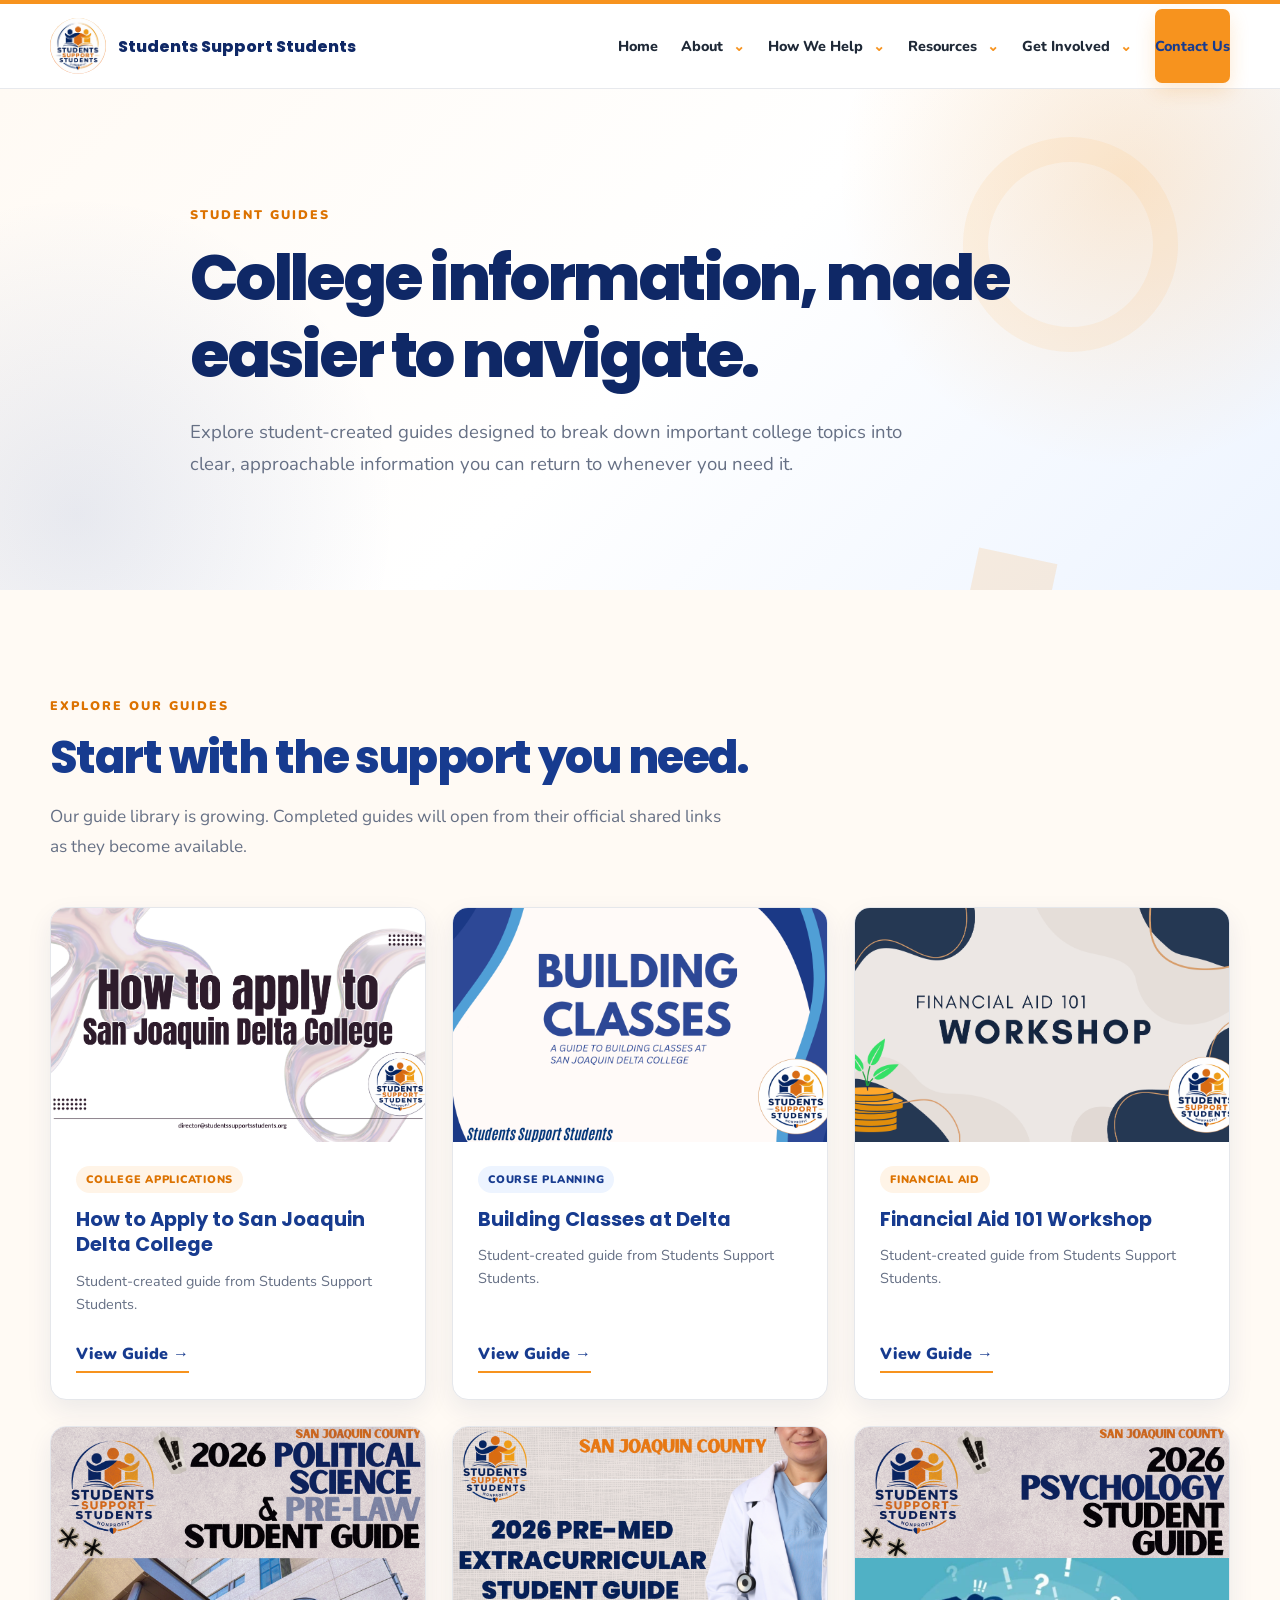
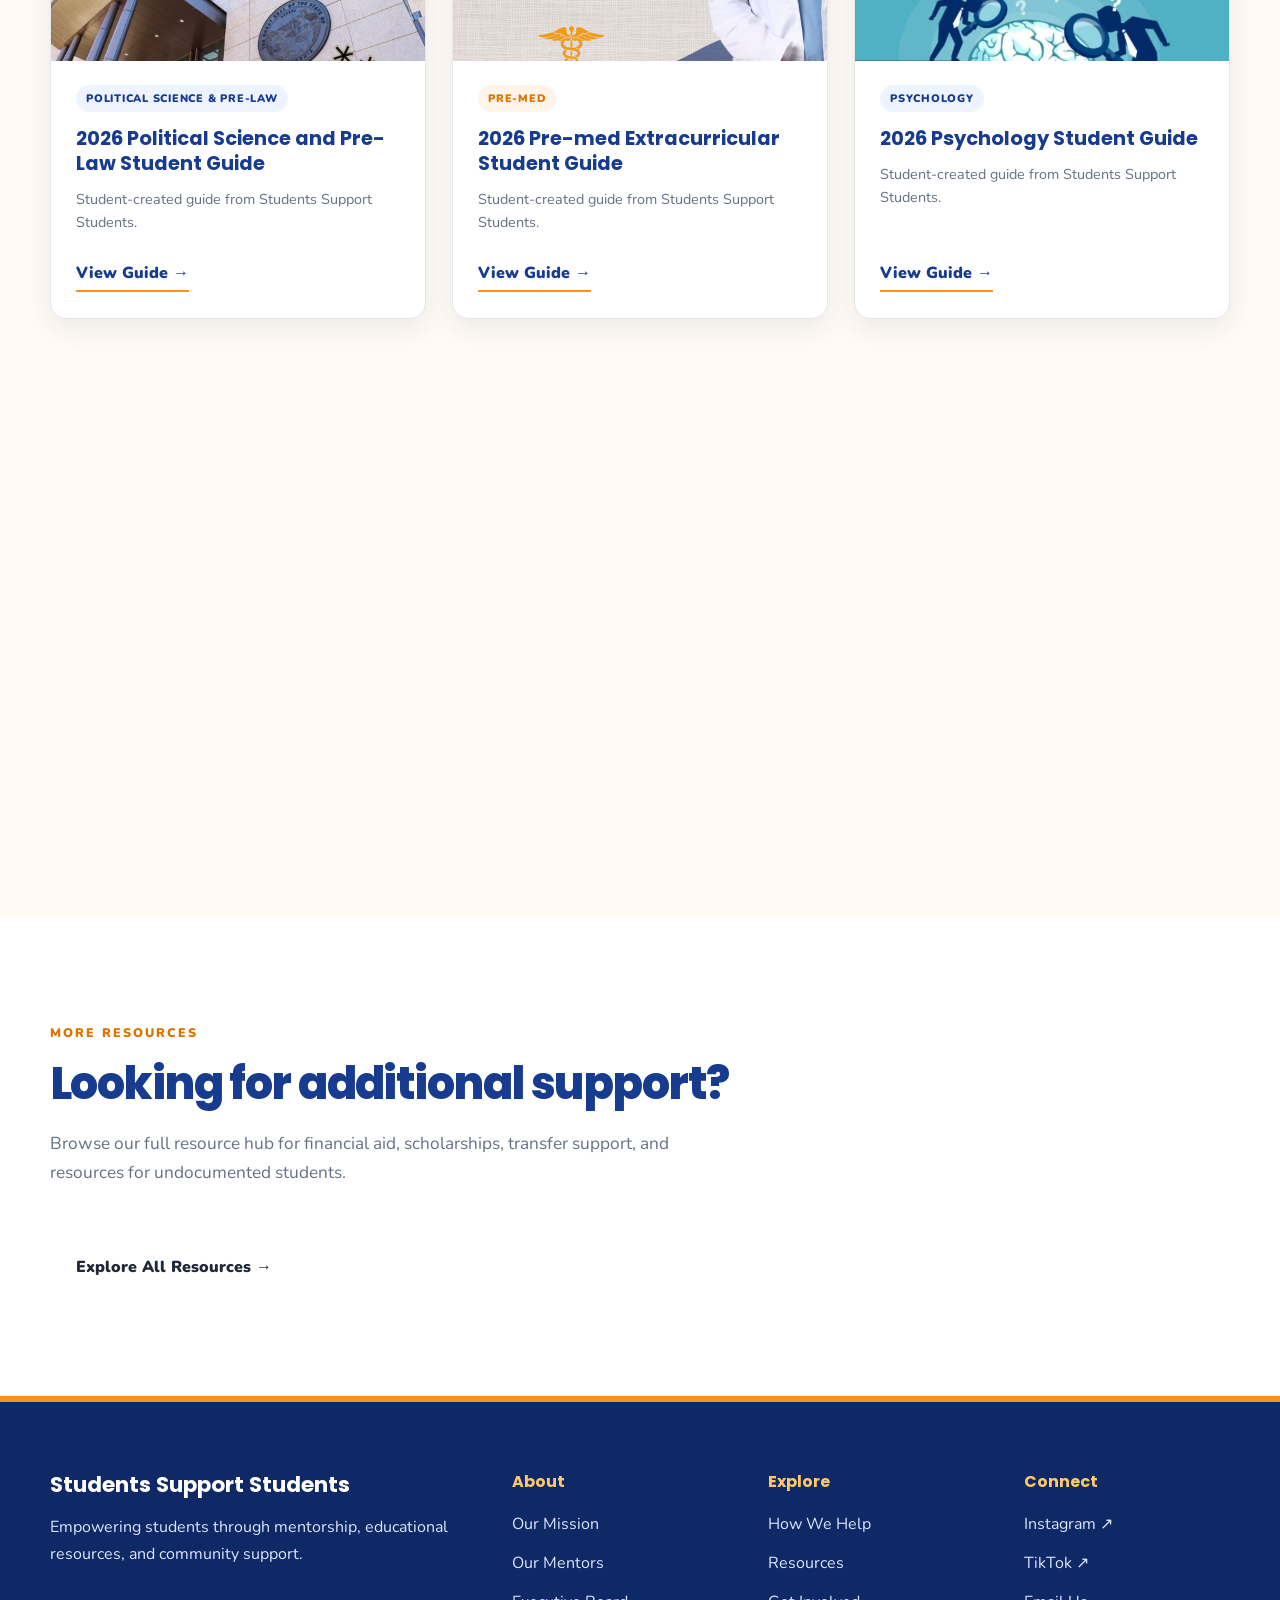
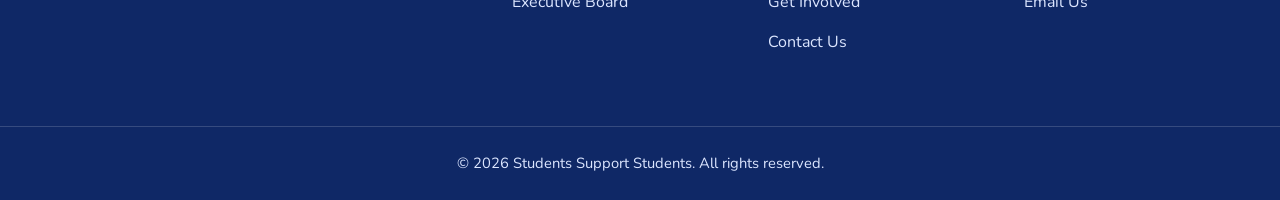
<file: student-guides.html>
<!DOCTYPE html>
<html lang="en">
<head>
  <meta charset="UTF-8">
  <meta name="viewport" content="width=device-width, initial-scale=1.0">
  <meta name="description" content="Explore student-created guides from Students Support Students for navigating college, financial aid, scholarships, and more.">
  <title>Student Guides | Students Support Students</title>
  <link rel="stylesheet" href="css/style.css">
  <link rel="stylesheet" href="css/resources.css">
</head>
<body>
<header class="site-header"></header>
<main>
  <section class="page-hero resources-hero">
    <div class="page-hero-content container">
      <p class="section-label">Student Guides</p>
      <h1>College information, made easier to navigate.</h1>
      <p>Explore student-created guides designed to break down important college topics into clear, approachable information you can return to whenever you need it.</p>
    </div>
  </section>

  <section class="student-guides section">
    <div class="container">
      <div class="section-heading">
        <p class="section-label">Explore Our Guides</p>
        <h2>Start with the support you need.</h2>
        <p>Our guide library is growing. Completed guides will open from their official shared links as they become available.</p>
      </div>

      <div class="guide-grid">
        <a class="guide-card" href="https://www.canva.com/design/DAHTiOB9EY0/awZNiSXqdm2-nPFmdNGNcA/view?utm_content=DAHTiOB9EY0&amp;utm_campaign=designshare&amp;utm_medium=link2&amp;utm_source=uniquelinks&amp;utlId=h284904de7f#1" target="_blank" rel="noopener noreferrer">
          <div class="guide-cover"><img src="images/studentguides/applydelta.png" alt="How to Apply to San Joaquin Delta College guide cover"></div>
          <div class="guide-card-content">
            <span class="resource-type">College Applications</span>
            <h3>How to Apply to San Joaquin Delta College</h3>
            <p>Student-created guide from Students Support Students.</p>
            <span class="guide-link">View Guide →</span>
          </div>
        </a>

        <a class="guide-card" href="https://www.canva.com/design/DAHTMINNJ_w/Im-kgctASxJ0xJ6iePTLow/view?utm_content=DAHTMINNJ_w&amp;utm_campaign=designshare&amp;utm_medium=link2&amp;utm_source=uniquelinks&amp;utlId=h29e97fe5f7" target="_blank" rel="noopener noreferrer">
          <div class="guide-cover"><img src="images/studentguides/buildclass.png" alt="Student guide cover"></div>
          <div class="guide-card-content">
            <span class="resource-type">Course Planning</span>
            <h3>Building Classes at Delta</h3>
            <p>Student-created guide from Students Support Students.</p>
            <span class="guide-link">View Guide →</span>
          </div>
        </a>

        <a class="guide-card" href="https://www.canva.com/design/DAHSxNNMucc/BVWaArczS--zhqUQSK2N5g/view?utm_content=DAHSxNNMucc&amp;utm_campaign=designshare&amp;utm_medium=link2&amp;utm_source=uniquelinks&amp;utlId=h7bea5cacd3" target="_blank" rel="noopener noreferrer">
          <div class="guide-cover"><img src="images/studentguides/financial.png" alt="Student guide cover"></div>
          <div class="guide-card-content">
            <span class="resource-type">Financial Aid</span>
            <h3>Financial Aid 101 Workshop</h3>
            <p>Student-created guide from Students Support Students.</p>
            <span class="guide-link">View Guide →</span>
          </div>
        </a>

        <a class="guide-card" href="https://www.canva.com/design/DAHQm32ugpg/A4ahZOhE78hUy-DM2avxgw/view?utm_content=DAHQm32ugpg&amp;utm_campaign=designshare&amp;utm_medium=link2&amp;utm_source=uniquelinks&amp;utlId=ha87c2802ae" target="_blank" rel="noopener noreferrer">
          <div class="guide-cover"><img src="images/studentguides/polyguide.png" alt="Student guide cover"></div>
          <div class="guide-card-content">
            <span class="resource-type">Political Science & Pre-Law</span>
            <h3>2026 Political Science and Pre-Law Student Guide</h3>
            <p>Student-created guide from Students Support Students.</p>
            <span class="guide-link">View Guide →</span>
          </div>
        </a>

        <a class="guide-card" href="https://www.canva.com/design/DAHS-UZjo0Q/v7aqSuTMJx9o1j0p3pYmZQ/view?utm_content=DAHS-UZjo0Q&amp;utm_campaign=designshare&amp;utm_medium=link2&amp;utm_source=uniquelinks&amp;utlId=hea472e378b" target="_blank" rel="noopener noreferrer">
          <div class="guide-cover"><img src="images/studentguides/premed.png" alt="Student guide cover"></div>
          <div class="guide-card-content">
            <span class="resource-type">Pre-Med</span>
            <h3>2026 Pre-med Extracurricular Student Guide</h3>
            <p>Student-created guide from Students Support Students.</p>
            <span class="guide-link">View Guide →</span>
          </div>
        </a>

        <a class="guide-card" href="https://www.canva.com/design/DAHU7L8Qpd4/m2C5xvT045v-bbCAYMdkfw/view?utm_content=DAHU7L8Qpd4&amp;utm_campaign=designshare&amp;utm_medium=link2&amp;utm_source=uniquelinks&amp;utlId=hc8692632a9" target="_blank" rel="noopener noreferrer">
          <div class="guide-cover"><img src="images/studentguides/psych.png" alt="Student guide cover"></div>
          <div class="guide-card-content">
            <span class="resource-type">Psychology</span>
            <h3>2026 Psychology Student Guide</h3>
            <p>Student-created guide from Students Support Students.</p>
            <span class="guide-link">View Guide →</span>
          </div>
        </a>

        <a class="guide-card" href="https://www.canva.com/design/DAHTWIqth-g/NtIP8scuTeBx861xN3eQjw/view?utm_content=DAHTWIqth-g&amp;utm_campaign=designshare&amp;utm_medium=link&amp;utm_source=viewer" target="_blank" rel="noopener noreferrer">
          <div class="guide-cover"><img src="images/studentguides/sfsu.png" alt="Student guide cover"></div>
          <div class="guide-card-content">
            <span class="resource-type">Transfer</span>
            <h3>FGLI Transfer Guide for SFSU</h3>
            <p>Student-created guide from Students Support Students.</p>
            <span class="guide-link">View Guide →</span>
          </div>
        </a>
      </div>
    </div>
  </section>

  <section class="featured-resources section">
    <div class="container">
      <div class="section-heading">
        <p class="section-label">More Resources</p>
        <h2>Looking for additional support?</h2>
        <p>Browse our full resource hub for financial aid, scholarships, transfer support, and resources for undocumented students.</p>
      </div>
      <a href="resources.html" class="button primary-button">Explore All Resources →</a>
    </div>
  </section>
</main>
<footer class="site-footer"></footer>
<script src="js/script.js"></script>
</body>
</html>
</file>
<file: css/style.css>
@import url("https://fonts.googleapis.com/css2?family=Nunito:wght@400;600;700;800;900&family=Poppins:wght@600;700;800&display=swap");

/* DESIGN SYSTEM */
:root{
  --blue:#173b8f;
  --dark-blue:#0f2866;
  --orange:#f7931e;
  --dark-orange:#dc7200;
  --light-blue:#edf4ff;
  --light-orange:#fff4e7;
  --cream:#fffaf4;
  --white:#ffffff;
  --text:#1f2937;
  --gray:#667085;
  --border:#e5e7eb;
  --heading-font:"Poppins",sans-serif;
  --body-font:"Nunito",sans-serif;
  --radius-small:6px;
  --radius:10px;
  --radius-large:14px;
  --shadow-small:0 8px 24px rgba(15,40,102,.07);
  --shadow:0 16px 40px rgba(15,40,102,.11);
  --shadow-large:0 24px 60px rgba(15,40,102,.15);
  --transition:.25s ease
}

/* RESET */
*{margin:0;padding:0;box-sizing:border-box}
html{scroll-behavior:smooth}
body{min-height:100vh;overflow-x:hidden;background:var(--white);color:var(--text);font-family:var(--body-font);line-height:1.7}
img{display:block;max-width:100%}
a{color:inherit;text-decoration:none}
ul{list-style:none}
button,input,select,textarea{font:inherit}

/* TYPOGRAPHY */
h1,h2,h3,h4{
  color:var(--dark-blue);
  font-family:var(--heading-font);
  line-height:1.2
}

h1{
  font-size:clamp(3rem,5vw,5.2rem);
  font-weight:800;
  letter-spacing:-.05em
}

h2{
  font-size:clamp(2.1rem,3.5vw,3.4rem);
  font-weight:800;
  letter-spacing:-.035em
}

h3{font-size:1.3rem}
p{color:var(--gray)}

.section-label{
  margin-bottom:14px;
  color:var(--dark-orange);
  font-size:.78rem;
  font-weight:900;
  letter-spacing:.16em;
  text-transform:uppercase
}

.section-heading{
  max-width:760px;
  margin-bottom:55px
}

.section-heading h2{margin-bottom:18px}
.section-heading>p:last-child{max-width:680px;font-size:1.08rem}

/* LAYOUT */
.container{
  width:min(1180px,calc(100% - 80px));
  margin-inline:auto
}

.section{padding:105px 0}

.split-layout{
  display:grid;
  grid-template-columns:1fr 1fr;
  align-items:center;
  gap:80px
}

.grid-2{display:grid;grid-template-columns:repeat(2,1fr);gap:28px}
.grid-3{display:grid;grid-template-columns:repeat(3,1fr);gap:28px}
.grid-4{display:grid;grid-template-columns:repeat(4,1fr);gap:24px}

/* SHARED CARDS */
.card{
  border:1px solid var(--border);
  border-radius:var(--radius);
  background:var(--white);
  box-shadow:var(--shadow-small);
  transition:transform var(--transition),box-shadow var(--transition)
}

.card:hover{
  transform:translateY(-6px);
  box-shadow:var(--shadow)
}

.info-card{
  padding:34px;
  border-top:5px solid var(--blue);
  border-radius:var(--radius);
  background:var(--light-blue)
}

.image-frame{
  position:relative
}

.image-frame img{
  width:100%;
  min-height:460px;
  border:8px solid var(--white);
  border-radius:var(--radius-large);
  box-shadow:var(--shadow-large);
  object-fit:cover
}

/* BUTTONS */
.button,
.nav-button{
  display:inline-flex;
  min-height:48px;
  align-items:center;
  justify-content:center;
  padding:13px 24px;
  border:2px solid transparent;
  border-radius:7px;
  font-weight:900;
  line-height:1;
  cursor:pointer;
  transition:transform var(--transition),background var(--transition),color var(--transition),border-color var(--transition),box-shadow var(--transition)
}

.button:hover,
.nav-button:hover{
  transform:translateY(-2px)
}

.button-primary,
.nav-button{
  background:var(--orange);
  color:var(--blue);
  box-shadow:0 8px 20px rgba(247,147,30,.2)
}

.button-primary:hover,
.nav-button:hover{
  background:var(--dark-orange);
  color:var(--blue)
}

.button-secondary{
  border-color:var(--blue);
  background:var(--white);
  color:var(--blue)
}

.button-secondary:hover{
  background:var(--blue);
  color:var(--white)
}

.button-light{
  background:var(--white);
  color:var(--dark-blue)
}

.button-light:hover{
  background:var(--light-orange)
}

.button-outline-light{
  border-color:var(--white);
  background:transparent;
  color:var(--white)
}

.button-outline-light:hover{
  background:var(--white);
  color:var(--dark-blue)
}

.text-link{
  display:inline-flex;
  align-items:center;
  gap:8px;
  margin-top:12px;
  color:var(--blue);
  font-weight:900
}

.text-link:after{
  content:"→";
  transition:transform var(--transition)
}

.text-link:hover{
  color:var(--dark-orange)
}

.text-link:hover:after{
  transform:translateX(5px)
}

.button-row,
.cta-buttons{
  display:flex;
  flex-wrap:wrap;
  gap:14px;
  margin-top:32px
}

/* HEADER */
.site-header{
  position:sticky;
  top:0;
  z-index:1000;
  border-top:4px solid var(--orange);
  border-bottom:1px solid rgba(229,231,235,.9);
  background:rgba(255,255,255,.97);
  backdrop-filter:blur(16px)
}

.header-scrolled{
  box-shadow:0 8px 24px rgba(15,40,102,.08)
}

.navbar{
  position:relative;
  display:flex;
  min-height:84px;
  align-items:center;
  justify-content:space-between;
  gap:24px
}

.logo{
  display:flex;
  flex-shrink:0;
  align-items:center;
  gap:12px;
  color:var(--dark-blue);
  font-family:var(--heading-font);
  font-weight:800
}

.logo img{
  width:56px;
  height:56px;
  border-radius:50%;
  object-fit:cover
}

.nav-links{
  display:flex;
  align-items:center;
  gap:23px
}

.nav-links>li>a,
.nav-link,
.dropdown-toggle{
  position:relative;
  display:flex;
  align-items:center;
  gap:6px;
  padding:30px 0;
  border:0;
  background:transparent;
  color:var(--text);
  font-size:.9rem;
  font-weight:800;
  cursor:pointer
}

.nav-links>li>a:after,
.nav-link:after{
  position:absolute;
  right:0;
  bottom:21px;
  left:0;
  width:0;
  height:3px;
  margin:auto;
  background:var(--orange);
  content:"";
  transition:width var(--transition)
}

.nav-links>li>a:hover,
.nav-links>li>a.active,
.nav-link:hover,
.nav-link.active,
.dropdown-toggle:hover{
  color:var(--blue)
}

.nav-links>li>a:hover:after,
.nav-links>li>a.active:after,
.nav-link:hover:after,
.nav-link.active:after{
  width:100%
}

.nav-button{
  flex-shrink:0;
  min-height:44px;
  padding:12px 20px;
  background:var(--orange)!important;
  color:var(--blue)!important;
  border-color:var(--orange)!important;
  box-shadow:0 8px 20px rgba(247,147,30,.2)
}

.nav-button:hover{
  background:var(--dark-orange)!important;
  color:var(--blue)!important;
  border-color:var(--dark-orange)!important
}

/* DROPDOWNS */
.nav-dropdown{
  position:relative
}

.dropdown-toggle:after{
  display:inline-block;
  margin-left:4px;
  content:"⌄";
  color:var(--orange);
  font-size:.9rem
}

.dropdown-menu{
  position:absolute;
  top:calc(100% - 10px);
  left:-20px;
  z-index:1001;
  visibility:hidden;
  min-width:235px;
  padding:9px;
  border:1px solid var(--border);
  border-top:4px solid var(--orange);
  border-radius:8px;
  background:var(--white);
  box-shadow:var(--shadow);
  opacity:0;
  transform:translateY(8px);
  pointer-events:none;
  transition:opacity var(--transition),transform var(--transition),visibility var(--transition)
}

.nav-dropdown:hover .dropdown-menu,
.nav-dropdown:focus-within .dropdown-menu,
.nav-dropdown.open .dropdown-menu{
  visibility:visible;
  opacity:1;
  transform:translateY(0);
  pointer-events:auto
}

.dropdown-menu a{
  display:block;
  padding:10px 12px;
  border-radius:5px;
  color:var(--text);
  font-size:.87rem;
  font-weight:700
}

.dropdown-menu a:hover{
  background:var(--light-blue);
  color:var(--blue)
}

.dropdown-menu li:nth-child(even) a:hover{
  background:var(--light-orange)
}

.menu-button{
  display:none;
  width:46px;
  height:46px;
  padding:10px;
  border:0;
  border-radius:6px;
  background:var(--light-blue);
  cursor:pointer
}

.menu-button span{
  display:block;
  width:100%;
  height:3px;
  margin:5px 0;
  background:var(--blue)
}

/* SHARED PAGE HERO */
.page-hero{
  position:relative;
  overflow:hidden;
  padding:115px 0 95px;
  background:
    radial-gradient(circle at 88% 18%,rgba(247,147,30,.18),transparent 24%),
    radial-gradient(circle at 6% 85%,rgba(23,59,143,.1),transparent 25%),
    linear-gradient(135deg,var(--cream),var(--white) 52%,var(--light-blue))
}

.page-hero:before{
  position:absolute;
  top:48px;
  right:8%;
  width:165px;
  height:165px;
  border:25px solid rgba(247,147,30,.08);
  border-radius:50%;
  content:""
}

.page-hero:after{
  position:absolute;
  right:18%;
  bottom:-45px;
  width:80px;
  height:80px;
  background:var(--orange);
  content:"";
  opacity:.14;
  transform:rotate(12deg)
}

.page-hero-content{
  position:relative;
  z-index:1;
  max-width:900px
}

.page-hero h1{
  margin-bottom:24px
}

.page-hero-content>p:last-child{
  max-width:730px;
  font-size:1.16rem
}

/* FORMS */
label{
  color:var(--dark-blue);
  font-weight:800
}

input,
select,
textarea{
  width:100%;
  margin-top:8px;
  padding:14px 16px;
  border:1px solid #cfd5df;
  border-radius:6px;
  background:var(--white);
  color:var(--text)
}

input:focus,
select:focus,
textarea:focus{
  border-color:var(--orange);
  outline:3px solid rgba(247,147,30,.18)
}

textarea{
  resize:vertical
}

/* FAQ */
.faq-list{
  display:grid;
  gap:14px
}

.faq-item{
  padding:23px 25px;
  border:1px solid var(--border);
  border-left:4px solid var(--orange);
  border-radius:7px;
  background:var(--white)
}

.faq-item summary{
  cursor:pointer;
  color:var(--dark-blue);
  font-family:var(--heading-font);
  font-weight:700;
  list-style:none
}

.faq-item summary::-webkit-details-marker{
  display:none
}

.faq-item p{
  margin-top:15px
}

/* FINAL CTA */
.final-cta{
  position:relative;
  overflow:hidden;
  padding:100px 0;
  background:
    radial-gradient(circle at 20% 20%,rgba(255,255,255,.15),transparent 28%),
    linear-gradient(135deg,var(--orange),var(--dark-orange))
}

.final-cta:after{
  position:absolute;
  right:-75px;
  bottom:-100px;
  width:250px;
  height:250px;
  border:38px solid rgba(15,40,102,.08);
  border-radius:50%;
  content:""
}

.final-cta-content{
  position:relative;
  z-index:1;
  max-width:900px;
  margin-inline:auto;
  text-align:center
}

.final-cta .section-label{
  color:var(--white)
}

.final-cta h2{
  margin-bottom:20px;
  color:var(--white)
}

.final-cta-content>p:not(.section-label){
  max-width:700px;
  margin-inline:auto;
  color:rgba(255,255,255,.92);
  font-size:1.1rem
}

.final-cta .cta-buttons{
  justify-content:center
}

/* FOOTER */
.site-footer{
  margin-top:0;
  border-top:6px solid var(--orange);
  background:var(--dark-blue);
  color:var(--white)
}

.footer-content{
  display:grid;
  grid-template-columns:2fr 1fr 1fr 1fr;
  gap:50px;
  padding:70px 0
}

.footer-brand h3,
.footer-links h4{
  color:var(--white)
}

.footer-brand h3{
  margin-bottom:16px;
  font-size:1.35rem
}

.footer-brand p{
  max-width:420px;
  color:#dce6ff;
  line-height:1.7
}

.footer-links{
  display:flex;
  flex-direction:column;
  align-items:flex-start;
  gap:12px
}

.footer-links h4{
  margin-bottom:8px;
  color:#ffc96b;
  font-size:1rem
}

.footer-links a,
.footer-links a:visited{
  color:#dce6ff;
  transition:color var(--transition),transform var(--transition)
}

.footer-links a:hover,
.footer-links a:focus-visible{
  color:var(--white);
  transform:translateX(4px)
}

.footer-bottom{
  border-top:1px solid rgba(255,255,255,.16);
  padding:24px 0
}

.footer-bottom p{
  margin:0;
  color:#dce6ff;
  text-align:center;
  font-size:.92rem
}

/* ACCESSIBILITY + ANIMATION */
.reveal{
  opacity:0;
  transform:translateY(24px);
  transition:opacity .65s ease,transform .65s ease
}

.reveal.visible{
  opacity:1;
  transform:translateY(0)
}

a:focus-visible,
button:focus-visible,
input:focus-visible,
select:focus-visible,
textarea:focus-visible{
  outline:4px solid rgba(247,147,30,.35);
  outline-offset:4px
}

::selection{
  background:var(--orange);
  color:var(--dark-blue)
}

/* TABLET */
@media(max-width:1100px){
  .container{
    width:min(100% - 48px,1100px)
  }

  .logo span{
    display:none
  }

  .nav-links{
    gap:17px
  }

  .nav-links>li>a,
  .nav-link,
  .dropdown-toggle{
    font-size:.84rem
  }

  .grid-4{
    grid-template-columns:repeat(2,1fr)
  }

  .footer-content{
    gap:35px
  }
}

/* MOBILE */
@media(max-width:900px){
  .split-layout{
    grid-template-columns:1fr;
    gap:55px
  }

  .grid-3{
    grid-template-columns:repeat(2,1fr)
  }

  .menu-button{
    display:block;
    margin-left:auto
  }

  .nav-links{
    position:absolute;
    top:calc(100% + 1px);
    right:0;
    left:0;
    display:flex;
    visibility:hidden;
    flex-direction:column;
    align-items:stretch;
    gap:2px;
    padding:15px;
    border:1px solid var(--border);
    border-radius:0 0 10px 10px;
    background:var(--white);
    box-shadow:var(--shadow);
    opacity:0;
    transform:translateY(-12px);
    pointer-events:none;
    transition:opacity var(--transition),transform var(--transition)
  }

  .nav-links.nav-open{
    visibility:visible;
    opacity:1;
    transform:translateY(0);
    pointer-events:auto
  }

  .nav-links>li>a,
  .nav-link,
  .dropdown-toggle{
    width:100%;
    padding:12px;
    border-radius:5px
  }

  .nav-links>li>a:after,
  .nav-link:after{
    display:none
  }

  .nav-links>li>a:hover,
  .nav-links>li>a.active,
  .nav-link:hover,
  .nav-link.active,
  .dropdown-toggle:hover{
    background:var(--light-blue)
  }

  .nav-dropdown{
    width:100%
  }

  .dropdown-menu{
    position:static;
    display:none;
    visibility:visible;
    width:100%;
    min-width:0;
    margin:2px 0 8px;
    padding:5px 0 5px 15px;
    border:0;
    border-left:3px solid var(--orange);
    border-radius:0;
    box-shadow:none;
    opacity:1;
    transform:none;
    pointer-events:auto
  }

  .nav-dropdown.open .dropdown-menu{
    display:block
  }

  .nav-dropdown:hover .dropdown-menu{
    display:none
  }

  .nav-dropdown.open:hover .dropdown-menu{
    display:block
  }

  .dropdown-menu a{
    padding:9px 12px
  }

  .nav-button{
    display:none
  }

  .footer-content{
    grid-template-columns:repeat(2,1fr);
    gap:40px
  }
}

/* SMALL PHONES */
@media(max-width:650px){
  .container{
    width:min(100% - 32px,600px)
  }

  .section{
    padding:75px 0
  }

  .navbar{
    min-height:72px
  }

  .logo img{
    width:48px;
    height:48px
  }

  .page-hero{
    padding:82px 0 68px
  }

  .page-hero:after{
    display:none
  }

  .grid-2,
  .grid-3,
  .grid-4{
    grid-template-columns:1fr
  }

  .image-frame img{
    min-height:340px
  }

  .button-row,
  .cta-buttons{
    flex-direction:column;
    align-items:stretch
  }

  .button{
    width:100%
  }

  .footer-content{
    grid-template-columns:1fr;
    gap:40px;
    padding:55px 0
  }

  .footer-brand p{
    max-width:none
  }
/* NAV DROPDOWN FIX */
.nav-dropdown{
  position:relative
}

.dropdown-toggle{
  display:flex;
  align-items:center;
  gap:6px;
  border:0;
  background:transparent;
  color:var(--text);
  font:inherit;
  font-weight:700;
  cursor:pointer
}

.dropdown-toggle:after{
  display:inline-block;
  margin-left:3px;
  font-size:.72rem;
  content:"▼";
  transition:transform .2s ease
}

.nav-dropdown.open .dropdown-toggle:after{
  transform:rotate(180deg)
}

.dropdown-menu{
  position:absolute;
  z-index:1000;
  top:calc(100% + 12px);
  left:0;
  display:none;
  min-width:230px;
  margin:0;
  padding:10px;
  border:1px solid var(--border);
  border-top:4px solid var(--orange);
  background:var(--white);
  box-shadow:0 12px 30px rgba(15,40,102,.14);
  list-style:none
}

.nav-dropdown.open>.dropdown-menu{
  display:block
}

.dropdown-menu li{
  width:100%
}

.dropdown-menu a{
  display:block!important;
  width:100%;
  padding:11px 13px!important;
  color:var(--text)!important;
  font-size:.9rem;
  font-weight:700;
  white-space:nowrap
}

.dropdown-menu a:hover{
  background:var(--light-blue);
  color:var(--blue)!important
}

.dropdown-menu li:last-child a{
  margin-bottom:0
}

/* Keep right-side dropdowns on screen */
.nav-dropdown:nth-last-child(-n+2) .dropdown-menu{
  right:0;
  left:auto
}

@media(max-width:900px){
  .nav-dropdown{
    width:100%
  }

  .dropdown-toggle{
    width:100%;
    justify-content:space-between;
    padding:12px 0
  }

  .dropdown-menu{
    position:static;
    display:none;
    width:100%;
    min-width:0;
    margin:0;
    padding:4px 0 8px 15px;
    border:0;
    border-left:3px solid var(--orange);
    box-shadow:none
  }

  .nav-dropdown.open>.dropdown-menu{
    display:block
  }

  .dropdown-menu a{
    padding:9px 12px!important;
    white-space:normal
  }
}
}


/* COMMUNITY EVENT PHOTOS */
.community-photo-strip{
  width:min(820px,calc(100% - 48px));
  height:330px;
  margin:60px auto;
  overflow:hidden;
  border-radius:22px;
  background:var(--cream);
  box-shadow:var(--shadow-small)
}
.community-photo-strip img{
  display:block;
  width:100%;
  height:100%;
  object-fit:cover;
  object-position:center 30%
}
@media(max-width:700px){
  .community-photo-strip{
    width:calc(100% - 30px);
    height:250px;
    margin:45px auto;
    border-radius:18px
  }
}
</file>
<file: css/home.css>
/* HERO */
.hero{
  position:relative;
  overflow:hidden;
  padding:105px 0 115px;
  background:
    radial-gradient(circle at 86% 18%,rgba(247,147,30,.14),transparent 27%),
    radial-gradient(circle at 6% 88%,rgba(23,59,143,.09),transparent 27%),
    linear-gradient(135deg,var(--cream),var(--white) 52%,var(--light-blue))
}

.hero:before{
  position:absolute;
  top:60px;
  right:-70px;
  width:240px;
  height:240px;
  border:30px solid rgba(247,147,30,.08);
  border-radius:50%;
  content:""
}

.hero:after{
  position:absolute;
  bottom:-75px;
  left:-55px;
  width:170px;
  height:170px;
  background:var(--light-blue);
  content:"";
  opacity:.8;
  transform:rotate(12deg)
}

.hero-content{
  position:relative;
  z-index:1;
  display:grid;
  grid-template-columns:1.08fr .92fr;
  align-items:center;
  gap:80px
}

.hero-text .section-label{
  color:var(--orange)
}

.hero-text h1{
  max-width:720px;
  margin-bottom:24px;
  color:var(--blue);
  font-size:clamp(2.7rem,5vw,4.8rem);
  line-height:1.04
}

.hero-description{
  max-width:650px;
  color:var(--text);
  font-size:1.12rem;
  line-height:1.8
}

.hero-buttons{
  display:flex;
  flex-wrap:wrap;
  gap:14px;
  margin-top:32px
}

.hero-image-wrap{
  position:relative
}

.hero-image{
  position:relative
}

.hero-image:before{
  position:absolute;
  top:-20px;
  right:-20px;
  width:100%;
  height:100%;
  background:var(--orange);
  content:""
}

.hero-image:after{
  position:absolute;
  right:-34px;
  bottom:-34px;
  z-index:2;
  width:85px;
  height:85px;
  background:var(--blue);
  content:""
}

.hero-image img{
  position:relative;
  z-index:1;
  display:block;
  width:100%;
  min-height:470px;
  border:8px solid var(--white);
  box-shadow:0 18px 45px rgba(15,40,102,.16);
  object-fit:cover
}


/* HOW WE HELP */
.services{
  background:var(--white)
}

.services .section-heading{
  max-width:760px;
  margin-bottom:48px
}

.services .section-label{
  color:var(--orange)
}

.services-grid{
  display:grid;
  grid-template-columns:repeat(3,1fr);
  gap:22px
}

.service-card{
  position:relative;
  min-height:350px;
  overflow:hidden;
  padding:32px 28px 78px;
  border:1px solid var(--border);
  border-top:6px solid var(--blue);
  background:var(--white);
  box-shadow:0 8px 24px rgba(15,40,102,.06);
  transition:transform .2s ease,box-shadow .2s ease
}

.service-card:nth-child(2){
  border-top-color:var(--orange)
}

.service-card:nth-child(3){
  border-top-color:var(--blue)
}

.service-card:hover{
  transform:translateY(-6px);
  box-shadow:0 14px 32px rgba(15,40,102,.12)
}

.service-icon{
  display:grid;
  width:58px;
  height:58px;
  margin-bottom:25px;
  place-items:center;
  background:var(--light-blue);
  color:var(--blue);
  font-family:var(--heading-font);
  font-size:.85rem;
  font-weight:900
}

.service-card:nth-child(2) .service-icon{
  background:var(--light-orange);
  color:var(--dark-orange)
}

.service-card h3{
  margin-bottom:13px;
  color:var(--blue)
}

.service-card p{
  margin-bottom:22px;
  line-height:1.7
}

.service-card .text-link{
  position:absolute;
  bottom:28px;
  color:var(--blue);
  font-weight:800
}

.service-card .text-link:hover{
  color:var(--orange)
}


/* HOW IT WORKS */
.how-it-works{
  background:var(--light-blue)
}

.how-it-works .section-heading{
  max-width:760px;
  margin-bottom:55px
}

.how-it-works .section-label{
  color:var(--orange)
}

.steps-grid{
  position:relative;
  display:grid;
  grid-template-columns:repeat(3,1fr);
  gap:30px
}

.steps-grid:before{
  position:absolute;
  top:35px;
  right:15%;
  left:15%;
  z-index:0;
  height:3px;
  background:rgba(23,59,143,.15);
  content:""
}

.step{
  position:relative;
  z-index:1;
  padding:0 20px;
  text-align:center
}

.step-number{
  display:grid;
  width:70px;
  height:70px;
  margin:0 auto 24px;
  place-items:center;
  border:6px solid var(--light-blue);
  border-radius:50%;
  background:var(--blue);
  color:var(--white);
  font-family:var(--heading-font);
  font-size:.9rem;
  font-weight:800;
  box-shadow:0 8px 20px rgba(23,59,143,.15)
}

.step:nth-child(2) .step-number{
  background:var(--orange)
}

.step:nth-child(3) .step-number{
  background:var(--blue)
}

.step h3{
  margin-bottom:12px;
  color:var(--blue)
}

.step p{
  font-size:.96rem;
  line-height:1.7
}

.section-action{
  margin-top:45px;
  text-align:center
}


/* MISSION */
.mission-preview{
  background:var(--white)
}

.mission-grid{
  display:grid;
  grid-template-columns:.95fr 1.05fr;
  align-items:center;
  gap:85px
}

.mission-image{
  position:relative
}

.mission-image:before{
  position:absolute;
  top:-20px;
  left:-20px;
  width:44%;
  height:44%;
  background:var(--blue);
  content:""
}

.mission-image:after{
  position:absolute;
  right:-24px;
  bottom:-24px;
  z-index:0;
  width:62%;
  height:62%;
  background:var(--light-orange);
  content:""
}

.mission-image img{
  position:relative;
  z-index:1;
  display:block;
  width:100%;
  min-height:480px;
  border:7px solid var(--white);
  box-shadow:0 18px 45px rgba(15,40,102,.15);
  object-fit:cover
}

.mission-copy .section-label{
  color:var(--orange)
}

.mission-copy h2{
  margin-bottom:24px;
  color:var(--blue);
  font-size:clamp(2.2rem,4vw,3.5rem)
}

.mission-copy p:not(.section-label){
  margin-bottom:18px;
  font-size:1.04rem;
  line-height:1.75
}

.mission-copy .button{
  margin-top:10px
}


/* STUDENT RESOURCES */
.home-resources{
  background:var(--cream)
}

.home-resources .section-heading{
  max-width:760px;
  margin-bottom:48px
}

.home-resources .section-label{
  color:var(--orange)
}

.resource-home-grid{
  display:grid;
  grid-template-columns:repeat(4,1fr);
  gap:20px
}

.resource-home-card{
  position:relative;
  display:block;
  min-height:300px;
  padding:30px 26px;
  overflow:hidden;
  border:1px solid var(--border);
  border-bottom:6px solid var(--blue);
  background:var(--white);
  transition:transform .2s ease,box-shadow .2s ease
}

.resource-home-card:nth-child(even){
  border-bottom-color:var(--orange)
}

.resource-home-card:after{
  position:absolute;
  right:-45px;
  bottom:-45px;
  width:120px;
  height:120px;
  border-radius:50%;
  background:rgba(247,147,30,.07);
  content:""
}

.resource-home-card:hover{
  transform:translateY(-6px);
  box-shadow:0 12px 28px rgba(15,40,102,.11)
}

.resource-home-card>span{
  display:grid;
  width:44px;
  height:44px;
  margin-bottom:25px;
  place-items:center;
  background:var(--light-blue);
  color:var(--blue);
  font-size:.75rem;
  font-weight:900
}

.resource-home-card:nth-child(even)>span{
  background:var(--light-orange);
  color:var(--dark-orange)
}

.resource-home-card h3{
  position:relative;
  z-index:1;
  margin-bottom:12px;
  color:var(--blue)
}

.resource-home-card p{
  position:relative;
  z-index:1;
  color:var(--text);
  line-height:1.7
}


/* OUR COMMUNITY */
.team-preview{
  position:relative;
  overflow:hidden;
  background:
    radial-gradient(circle at 90% 10%,rgba(247,147,30,.16),transparent 25%),
    linear-gradient(135deg,var(--dark-blue),var(--blue))
}

.team-preview:after{
  position:absolute;
  right:-90px;
  bottom:-100px;
  width:260px;
  height:260px;
  border:40px solid rgba(255,255,255,.05);
  border-radius:50%;
  content:""
}

.team-preview-grid{
  position:relative;
  z-index:1;
  display:grid;
  grid-template-columns:1.05fr .95fr;
  align-items:center;
  gap:75px
}

.team-preview .section-label{
  color:var(--orange)
}

.team-preview h2{
  margin-bottom:22px;
  color:var(--white);
  font-size:clamp(2.2rem,4vw,3.5rem)
}

.team-preview p:not(.section-label){
  max-width:620px;
  margin-bottom:18px;
  color:#dbe6ff;
  font-size:1.05rem;
  line-height:1.75
}

.team-preview .hero-buttons{
  margin-top:30px
}

.team-preview .button-outline-light{
  border:2px solid var(--white);
  background:transparent;
  color:var(--white)
}

.team-preview .button-outline-light:hover{
  background:var(--white);
  color:var(--blue)
}

.team-preview-image{
  position:relative
}

.team-preview-image:before{
  position:absolute;
  top:-20px;
  left:-20px;
  width:100%;
  height:100%;
  border:3px solid var(--orange);
  content:""
}

.team-preview-image:after{
  position:absolute;
  right:-25px;
  bottom:-25px;
  width:75px;
  height:75px;
  background:var(--orange);
  content:""
}

.team-preview-image img{
  position:relative;
  z-index:1;
  display:block;
  width:100%;
  min-height:420px;
  box-shadow:0 18px 45px rgba(0,0,0,.18);
  object-fit:cover
}


/* GET INVOLVED */
.home-involvement{
  background:var(--white)
}

.involvement-preview-grid{
  display:grid;
  grid-template-columns:1.2fr .8fr;
  align-items:center;
  gap:70px
}

.home-involvement .section-label{
  color:var(--orange)
}

.home-involvement h2{
  max-width:700px;
  margin-bottom:18px;
  color:var(--blue);
  font-size:clamp(2.2rem,4vw,3.5rem)
}

.home-involvement p:not(.section-label){
  max-width:680px;
  font-size:1.04rem;
  line-height:1.75
}

.involvement-preview-actions{
  display:flex;
  flex-direction:column;
  align-items:stretch;
  gap:13px
}

.involvement-preview-actions .button{
  text-align:center
}


/* FINAL CTA */
.final-cta{
  position:relative;
  overflow:hidden;
  padding:90px 0;
  background:var(--orange);
  color:var(--white)
}

.final-cta:before{
  position:absolute;
  top:-90px;
  right:8%;
  width:180px;
  height:180px;
  border:28px solid rgba(255,255,255,.1);
  border-radius:50%;
  content:""
}

.final-cta:after{
  position:absolute;
  right:-100px;
  bottom:-160px;
  width:300px;
  height:300px;
  border-radius:50%;
  background:rgba(15,40,102,.17);
  content:""
}

.final-cta-content{
  position:relative;
  z-index:2;
  max-width:800px
}

.final-cta .section-label{
  color:var(--white)
}

.final-cta h2{
  max-width:720px;
  margin-bottom:18px;
  color:var(--white);
  font-size:clamp(2.4rem,5vw,4rem)
}

.final-cta p{
  max-width:650px;
  color:rgba(255,255,255,.92);
  font-size:1.06rem;
  line-height:1.7
}

.cta-buttons{
  display:flex;
  flex-wrap:wrap;
  gap:13px;
  margin-top:28px
}

.button-light{
  background:var(--white);
  color:var(--orange)
}

.button-light:hover{
  background:var(--blue);
  color:var(--white)
}

.button-outline-light{
  border:2px solid var(--white);
  background:transparent;
  color:var(--white)
}

.button-outline-light:hover{
  background:var(--white);
  color:var(--orange)
}


/* RESPONSIVE */
@media(max-width:1100px){
  .hero-content{
    gap:50px
  }

  .resource-home-grid{
    grid-template-columns:repeat(2,1fr)
  }

  .mission-grid,
  .team-preview-grid{
    gap:55px
  }
}

@media(max-width:900px){
  .hero-content,
  .mission-grid,
  .team-preview-grid,
  .involvement-preview-grid{
    grid-template-columns:1fr
  }

  .hero-image,
  .mission-image,
  .team-preview-image{
    max-width:680px
  }

  .services-grid{
    grid-template-columns:1fr
  }

  .service-card{
    min-height:auto
  }

  .steps-grid{
    grid-template-columns:1fr;
    gap:40px
  }

  .steps-grid:before{
    display:none
  }

  .involvement-preview-actions{
    max-width:450px
  }
}

@media(max-width:650px){
  .hero{
    padding:75px 0 85px
  }

  .hero-buttons,
  .cta-buttons{
    flex-direction:column;
    align-items:stretch
  }

  .hero-image img,
  .mission-image img,
  .team-preview-image img{
    min-height:330px
  }

  .hero-image:after,
  .team-preview-image:after{
    width:55px;
    height:55px
  }

  .resource-home-grid{
    grid-template-columns:1fr
  }

  .resource-home-card{
    min-height:auto
  }

  .final-cta{
    padding:75px 0
  }
}
</file>
<file: css/about.css>
/* HERO */
.about-hero{
  position:relative;
  overflow:hidden;
  padding:95px 0;
  background:linear-gradient(135deg,var(--cream) 0%,var(--white) 55%,var(--light-blue) 100%)
}

.about-hero:before{
  position:absolute;
  top:-85px;
  right:8%;
  width:190px;
  height:190px;
  border-radius:50%;
  background:rgba(247,147,30,.12);
  content:""
}

.about-hero:after{
  position:absolute;
  right:-100px;
  bottom:-160px;
  width:320px;
  height:320px;
  border-radius:50%;
  background:rgba(23,59,143,.08);
  content:""
}

.about-hero-content{
  position:relative;
  z-index:2;
  max-width:850px
}

.about-hero .section-label{
  color:var(--orange)
}

.about-hero h1{
  max-width:820px;
  margin:0 0 24px;
  color:var(--blue);
  font-size:clamp(2.8rem,5vw,4.8rem);
  line-height:1.05;
  letter-spacing:-.035em
}

.about-hero-description{
  max-width:680px;
  color:var(--text);
  font-size:1.08rem;
  line-height:1.75
}

.about-hero-actions{
  display:flex;
  flex-wrap:wrap;
  gap:14px;
  margin-top:30px
}

.hero-primary-button,
.hero-secondary-button{
  display:inline-flex;
  min-height:48px;
  align-items:center;
  justify-content:center;
  padding:13px 22px;
  border:2px solid var(--orange);
  border-radius:6px;
  font-weight:800;
  transition:.2s ease
}

.hero-primary-button{
  background:var(--orange);
  color:var(--white)
}

.hero-primary-button:hover{
  background:var(--dark-orange);
  border-color:var(--dark-orange);
  transform:translateY(-2px)
}

.hero-secondary-button{
  background:transparent;
  color:var(--orange)
}

.hero-secondary-button:hover{
  background:var(--orange);
  color:var(--white);
  transform:translateY(-2px)
}


/* OUR STORY */
.our-story{
  position:relative;
  overflow:hidden;
  background:var(--white)
}

.our-story:before{
  position:absolute;
  top:65px;
  left:-55px;
  width:110px;
  height:110px;
  border-radius:50%;
  background:var(--light-orange);
  content:""
}

.story-grid{
  display:grid;
  grid-template-columns:1fr .9fr;
  align-items:center;
  gap:75px
}

.story-content{
  position:relative;
  z-index:2
}

.story-content .section-label{
  color:var(--orange)
}

.story-content h2{
  max-width:650px;
  margin-bottom:24px;
  color:var(--blue);
  font-size:clamp(2.2rem,4vw,3.4rem);
  line-height:1.08
}

.story-content>p:not(.section-label){
  margin-bottom:17px;
  color:var(--text);
  font-size:1.02rem;
  line-height:1.75
}

.story-list{
  margin-top:22px;
  padding:15px 0 15px 20px;
  border-left:4px solid var(--orange);
  color:var(--blue)!important;
  font-weight:800
}

.story-photo{
  position:relative;
  padding:0 20px 20px 0
}

.story-photo-background{
  position:absolute;
  top:20px;
  right:0;
  bottom:0;
  left:20px;
  background:var(--orange)
}

.story-photo:before{
  position:absolute;
  top:-18px;
  left:-18px;
  z-index:3;
  width:70px;
  height:70px;
  background:var(--light-blue);
  content:"";
  transform:rotate(-8deg)
}

.story-photo img{
  position:relative;
  z-index:2;
  display:block;
  width:100%;
  min-height:420px;
  max-height:550px;
  object-fit:cover;
  border:7px solid var(--white)
}

.story-photo-tag{
  position:absolute;
  right:-4px;
  bottom:-4px;
  z-index:4;
  padding:11px 17px;
  background:var(--blue);
  color:var(--white);
  font-size:.8rem;
  font-weight:800
}


/* MISSION + VISION */
.mission-vision{
  background:linear-gradient(135deg,var(--light-blue),var(--white))
}

.mission-vision-grid{
  display:grid;
  grid-template-columns:1fr 1fr;
  width:min(1180px,calc(100% - 72px));
  margin-inline:auto;
  padding:100px 0;
  gap:24px
}

.mission-card{
  position:relative;
  display:flex;
  min-height:400px;
  padding:45px;
  flex-direction:column;
  justify-content:space-between;
  overflow:hidden
}

.mission-card:after{
  position:absolute;
  right:-80px;
  bottom:-90px;
  width:210px;
  height:210px;
  border-radius:50%;
  background:rgba(255,255,255,.12);
  content:""
}

.mission-card-orange{
  background:var(--orange);
  color:var(--white)
}

.mission-card-blue{
  background:var(--blue);
  color:var(--white)
}

.mission-card-top{
  position:relative;
  z-index:2;
  display:flex;
  align-items:center;
  justify-content:space-between;
  gap:20px;
  margin-bottom:65px;
  color:var(--white);
  font-size:.76rem;
  font-weight:900;
  letter-spacing:.08em;
  text-transform:uppercase
}

.mission-card-top span:first-child{
  display:grid;
  width:42px;
  height:42px;
  place-items:center;
  border:1px solid rgba(255,255,255,.6)
}

.mission-card h2{
  position:relative;
  z-index:2;
  max-width:560px;
  margin-bottom:20px;
  color:var(--white);
  font-size:clamp(2rem,3.5vw,3.1rem);
  line-height:1.08
}

.mission-card>p:last-child{
  position:relative;
  z-index:2;
  max-width:580px;
  color:rgba(255,255,255,.92);
  font-size:1.02rem;
  line-height:1.75
}


/* VALUES */
.values{
  background:var(--cream)
}

.values-heading{
  max-width:720px;
  margin:0 auto 48px;
  text-align:center
}

.values-heading .section-label{
  color:var(--orange)
}

.values-heading h2{
  max-width:650px;
  margin-inline:auto;
  color:var(--blue);
  font-size:clamp(2.25rem,4vw,3.5rem)
}

.values-honeycomb{
  display:grid;
  grid-template-columns:repeat(3,1fr);
  max-width:1050px;
  margin:0 auto;
  gap:18px
}

.hexagon{
  position:relative;
  min-height:210px;
  padding:30px;
  border:1px solid var(--border);
  border-top:5px solid var(--blue);
  border-radius:10px;
  background:var(--white)!important;
  box-shadow:var(--shadow-small);
  transition:transform .2s ease,box-shadow .2s ease
}

.hexagon:nth-child(even){
  border-top-color:var(--orange)
}

.hexagon:hover{
  transform:translateY(-4px);
  box-shadow:var(--shadow)
}

.hexagon-content{
  max-width:none
}

.hexagon-icon{
  display:grid;
  width:38px;
  height:38px;
  margin-bottom:24px;
  place-items:center;
  border-radius:50%;
  background:var(--light-blue);
  color:var(--blue);
  font-size:.75rem;
  font-weight:900
}

.hexagon:nth-child(even) .hexagon-icon{
  background:var(--light-orange);
  color:var(--dark-orange)
}

.hexagon h3{
  margin-bottom:9px;
  color:var(--blue);
  font-size:1.2rem
}

.hexagon p{
  color:var(--gray);
  font-size:.9rem;
  line-height:1.6
}


/* OUR COMMUNITY */
.our-people{
  background:var(--white)
}

.people-heading{
  max-width:760px;
  margin-bottom:50px
}

.people-heading .section-label{
  color:var(--orange)
}

.people-heading h2{
  margin-bottom:17px;
  color:var(--blue);
  font-size:clamp(2.25rem,4vw,3.5rem)
}

.people-heading>p:last-child{
  max-width:680px;
  font-size:1.03rem;
  line-height:1.7
}

.people-grid{
  display:grid;
  grid-template-columns:repeat(3,1fr);
  gap:22px
}

.people-card{
  position:relative;
  display:flex;
  min-height:340px;
  padding:34px;
  flex-direction:column;
  justify-content:space-between;
  overflow:hidden;
  border-top:5px solid var(--orange);
  background:var(--cream);
  transition:transform .2s ease,box-shadow .2s ease
}

.people-card:after{
  position:absolute;
  right:-55px;
  bottom:-65px;
  width:160px;
  height:160px;
  border-radius:50%;
  background:var(--light-blue);
  content:""
}

.people-card:hover{
  transform:translateY(-5px);
  box-shadow:0 12px 30px rgba(15,40,102,.12)
}

.people-card:nth-child(2){
  border-top-color:var(--blue);
  background:var(--light-blue)
}

.people-card:nth-child(3){
  background:var(--light-orange)
}

.people-card-top,
.people-card-content{
  position:relative;
  z-index:2
}

.people-card-top{
  display:flex;
  align-items:center;
  justify-content:space-between
}

.people-number{
  color:var(--orange);
  font-size:.77rem;
  font-weight:900
}

.people-card:nth-child(2) .people-number{
  color:var(--blue)
}

.people-arrow{
  color:var(--blue);
  font-size:1.7rem
}

.people-label{
  margin-bottom:10px;
  color:var(--orange)!important;
  font-size:.72rem;
  font-weight:900;
  letter-spacing:.1em;
  text-transform:uppercase
}

.people-card h3{
  margin-bottom:15px;
  color:var(--blue);
  font-size:clamp(1.7rem,3vw,2.3rem)
}

.people-card p:not(.people-label){
  max-width:500px;
  margin-bottom:24px;
  color:var(--text);
  line-height:1.7
}

.people-link{
  color:var(--blue);
  font-weight:800
}

.people-link:hover{
  color:var(--orange)
}


/* ABOUT COMMUNITY */
.about-audience{
  background:var(--white)
}

.about-audience .section-heading{
  max-width:760px;
  margin-bottom:48px
}

.about-audience .section-heading h2{
  color:var(--blue)
}

.about-audience-grid{
  display:grid;
  grid-template-columns:repeat(3,1fr);
  gap:22px
}

.audience-card{
  position:relative;
  display:flex;
  min-height:290px;
  padding:32px;
  flex-direction:column;
  border:1px solid var(--border);
  border-top:5px solid var(--blue);
  border-radius:9px;
  background:var(--cream);
  box-shadow:var(--shadow-small);
  transition:transform .2s ease,box-shadow .2s ease
}

.audience-card:nth-child(2){
  border-top-color:var(--orange);
  background:var(--light-orange)
}

.audience-card:nth-child(3){
  background:var(--light-blue)
}

.audience-card:hover{
  transform:translateY(-4px);
  box-shadow:var(--shadow)
}

.audience-label{
  margin-bottom:28px;
  color:var(--dark-orange);
  font-size:.72rem;
  font-weight:900;
  letter-spacing:.1em;
  text-transform:uppercase
}

.audience-card h3{
  margin-bottom:12px;
  color:var(--blue);
  font-size:1.45rem
}

.audience-card p{
  margin-bottom:24px;
  color:var(--gray);
  line-height:1.65
}

.audience-card .text-link{
  margin-top:auto;
  color:var(--blue);
  font-weight:900
}

.audience-card .text-link:hover{
  color:var(--dark-orange)
}

/* CTA */
.about-cta{
  position:relative;
  overflow:hidden;
  padding:95px 0;
  background:var(--orange)
}

.about-cta:before{
  position:absolute;
  top:-100px;
  right:9%;
  width:190px;
  height:190px;
  background:rgba(255,255,255,.12);
  content:"";
  transform:rotate(14deg)
}

.about-cta:after{
  position:absolute;
  right:-100px;
  bottom:-150px;
  width:300px;
  height:300px;
  border-radius:50%;
  background:rgba(15,40,102,.18);
  content:""
}

.about-cta-content{
  position:relative;
  z-index:2;
  max-width:800px
}

.about-cta .section-label{
  color:var(--white)
}

.about-cta h2{
  max-width:720px;
  margin-bottom:20px;
  color:var(--white);
  font-size:clamp(2.5rem,5vw,4.2rem);
  line-height:1.05
}

.about-cta-content>p:not(.section-label){
  max-width:620px;
  color:rgba(255,255,255,.92);
  font-size:1.07rem;
  line-height:1.7
}

.about-cta-actions{
  display:flex;
  flex-wrap:wrap;
  gap:13px;
  margin-top:30px
}

.cta-primary-button,
.cta-secondary-button{
  display:inline-flex;
  min-height:48px;
  align-items:center;
  justify-content:center;
  padding:13px 22px;
  border:2px solid var(--white);
  border-radius:6px;
  font-weight:800;
  transition:.2s ease
}

.cta-primary-button{
  background:var(--white);
  color:var(--orange)
}

.cta-primary-button:hover{
  background:var(--blue);
  border-color:var(--blue);
  color:var(--white);
  transform:translateY(-2px)
}

.cta-secondary-button{
  color:var(--white)
}

.cta-secondary-button:hover{
  background:var(--white);
  color:var(--orange);
  transform:translateY(-2px)
}


/* RESPONSIVE */
@media(max-width:1000px){
  .people-grid,
  .about-audience-grid{
    grid-template-columns:1fr 1fr
  }

  .values-honeycomb{
    grid-template-columns:repeat(2,1fr)
  }
}

@media(max-width:900px){
  .story-grid{
    grid-template-columns:1fr;
    gap:50px
  }

  .story-photo{
    width:min(620px,100%)
  }

  .mission-vision-grid{
    grid-template-columns:1fr;
    width:min(100% - 48px,850px)
  }

  .mission-card{
    min-height:360px
  }

  .people-grid,
  .about-audience-grid{
    grid-template-columns:1fr
  }
}

@media(max-width:700px){
  .values-honeycomb{
    grid-template-columns:1fr;
    gap:14px
  }

  .hexagon{
    min-height:auto;
    padding:27px
  }
}

@media(max-width:650px){
  .about-hero{
    padding:75px 0
  }

  .about-hero h1{
    font-size:clamp(2.5rem,12vw,3.8rem)
  }

  .about-hero-actions{
    flex-direction:column;
    align-items:stretch
  }

  .story-photo{
    padding:0 12px 12px 0
  }

  .story-photo:before{
    top:-10px;
    left:-10px;
    width:45px;
    height:45px
  }

  .story-photo img{
    min-height:300px
  }

  .story-photo-tag{
    right:0;
    bottom:-3px
  }

  .mission-vision-grid{
    width:min(100% - 30px,600px);
    padding:75px 0
  }

  .mission-card{
    min-height:auto;
    padding:34px 28px
  }

  .mission-card-top{
    margin-bottom:45px
  }

  .people-card{
    min-height:310px;
    padding:29px
  }

  .about-cta{
    padding:78px 0
  }

  .about-cta:before{
    display:none
  }

  .about-cta-actions{
    flex-direction:column;
    align-items:stretch
  }
}
</file>
<file: css/contact.css>
/* CONTACT */
.contact-section{
  background:var(--white)
}

.contact-layout{
  display:grid;
  grid-template-columns:.9fr 1.1fr;
  align-items:start;
  gap:75px
}

.contact-information>h2{
  margin-bottom:20px;
  color:var(--blue)
}

.contact-information>p{
  max-width:600px;
  line-height:1.75
}


/* CONTACT METHODS */
.contact-methods{
  display:grid;
  gap:14px;
  margin-top:38px
}

.contact-method{
  display:grid;
  grid-template-columns:48px 1fr;
  gap:18px;
  padding:22px;
  border:1px solid var(--border);
  border-left:5px solid var(--blue);
  background:var(--light-blue)
}

.contact-method:nth-child(even){
  border-left-color:var(--orange);
  background:var(--light-orange)
}

.contact-number{
  display:grid;
  width:42px;
  height:42px;
  place-items:center;
  background:var(--blue);
  color:var(--white);
  font-size:.72rem;
  font-weight:800
}

.contact-method:nth-child(even) .contact-number{
  background:var(--orange)
}

.contact-method h3{
  margin-bottom:8px;
  color:var(--blue)
}

.contact-method p{
  line-height:1.65
}


/* FORM */
.contact-form-wrap{
  align-self:start
}

.contact-form{
  padding:36px;
  border-top:5px solid var(--orange);
  background:var(--cream);
  box-shadow:0 10px 30px rgba(15,40,102,.08)
}

.contact-form h2,
.contact-form h3{
  color:var(--blue)
}

.contact-form label{
  display:block;
  margin-bottom:7px;
  color:var(--blue);
  font-weight:800
}

.contact-form input,
.contact-form select,
.contact-form textarea{
  width:100%;
  padding:13px 14px;
  border:1px solid var(--border);
  border-radius:4px;
  background:var(--white);
  color:var(--text);
  font:inherit;
  transition:border-color .2s ease,box-shadow .2s ease
}

.contact-form input:focus,
.contact-form select:focus,
.contact-form textarea:focus{
  outline:none;
  border-color:var(--orange);
  box-shadow:0 0 0 3px rgba(247,147,30,.12)
}

.contact-form textarea{
  min-height:150px;
  resize:vertical
}

.contact-form .form-group{
  margin-bottom:20px
}

.contact-form .grid-2{
  display:grid;
  grid-template-columns:1fr 1fr;
  gap:18px
}

.contact-form button{
  width:100%;
  margin-top:5px
}


/* DIRECT CONTACT */
.contact-direct{
  margin-top:28px;
  padding:20px 22px;
  border-left:4px solid var(--orange);
  background:var(--light-orange)
}

.contact-direct h3{
  margin-bottom:8px;
  color:var(--blue)
}

.contact-direct p{
  line-height:1.65
}

.contact-direct a{
  color:var(--blue);
  font-weight:800
}

.contact-direct a:hover{
  color:var(--orange)
}


/* MENTOR INFO */
.split-layout{
  display:grid;
  grid-template-columns:1fr 1fr;
  align-items:center;
  gap:65px
}

.info-card{
  position:relative;
  padding:38px;
  overflow:hidden;
  border-top:5px solid var(--blue);
  background:var(--light-blue)
}

.info-card:after{
  position:absolute;
  right:-55px;
  bottom:-70px;
  width:170px;
  height:170px;
  border-radius:50%;
  background:rgba(247,147,30,.14);
  content:""
}

.info-card>*{
  position:relative;
  z-index:2
}

.info-card h3{
  margin-bottom:14px;
  color:var(--blue)
}

.info-card p{
  margin-bottom:22px;
  line-height:1.7
}


/* FAQ */
.contact-faq{
  background:var(--light-blue)
}

.contact-faq .section-heading{
  max-width:700px
}

.faq-list{
  display:grid;
  max-width:900px;
  margin:40px auto 0;
  gap:12px
}

.faq-item{
  border:1px solid var(--border);
  background:var(--white)
}

.faq-item summary{
  position:relative;
  padding:20px 55px 20px 22px;
  color:var(--blue);
  font-weight:800;
  cursor:pointer;
  list-style:none
}

.faq-item summary::-webkit-details-marker{
  display:none
}

.faq-item summary:after{
  position:absolute;
  top:50%;
  right:22px;
  color:var(--orange);
  content:"+";
  font-size:1.5rem;
  font-weight:700;
  transform:translateY(-50%)
}

.faq-item[open] summary:after{
  content:"−"
}

.faq-item p{
  padding:0 22px 22px;
  line-height:1.7
}


/* FINAL CTA */
.contact-cta{
  position:relative;
  overflow:hidden;
  background:var(--orange);
  color:var(--white)
}

.contact-cta:after{
  position:absolute;
  right:-100px;
  bottom:-150px;
  width:300px;
  height:300px;
  border-radius:50%;
  background:rgba(15,40,102,.18);
  content:""
}

.contact-cta .container{
  position:relative;
  z-index:2
}

.contact-cta .section-label,
.contact-cta h2{
  color:var(--white)
}

.contact-cta p{
  max-width:650px;
  color:rgba(255,255,255,.92)
}


/* RESPONSIVE */
@media(max-width:900px){
  .contact-layout,
  .split-layout{
    grid-template-columns:1fr;
    gap:50px
  }
}

@media(max-width:650px){
  .contact-method{
    grid-template-columns:1fr;
    padding:20px
  }

  .contact-form{
    padding:25px 20px
  }

  .contact-form .grid-2{
    grid-template-columns:1fr;
    gap:0
  }

  .info-card{
    padding:28px
  }
}
</file>
<file: css/team.css>
/* INTRODUCTION */
.team-introduction{
  background:var(--cream)
}

.team-introduction-content{
  display:grid;
  grid-template-columns:1.1fr .9fr;
  align-items:center;
  gap:75px
}

.team-introduction-text .section-label{
  color:var(--orange)
}

.team-introduction-text h2{
  max-width:650px;
  margin-bottom:20px;
  color:var(--blue)
}

.team-introduction-text>p:not(.section-label){
  max-width:650px;
  font-size:1.04rem;
  line-height:1.75
}

.team-introduction-note{
  position:relative;
  padding:35px;
  border:2px solid var(--blue);
  background:var(--white);
  box-shadow:8px 8px 0 var(--light-blue)
}

.team-introduction-note:before{
  display:block;
  width:48px;
  height:6px;
  margin-bottom:25px;
  background:var(--orange);
  content:""
}

.team-introduction-note h3{
  margin-bottom:11px;
  color:var(--blue)
}

.team-introduction-note p{
  line-height:1.7
}


/* TEAM SECTION */
.team-section{
  background:var(--white)
}

.team-section .section-heading .section-label{
  color:var(--orange)
}

.team-section .section-heading h2{
  color:var(--blue)
}


/* MENTOR GRID */
.mentor-grid{
  display:grid;
  grid-template-columns:repeat(3,1fr);
  gap:24px
}


/* MENTOR CARD */
.mentor-card{
  position:relative;
  display:flex;
  overflow:hidden;
  flex-direction:column;
  border:1px solid var(--border);
  border-top:5px solid var(--blue);
  background:var(--white);
  box-shadow:var(--shadow-small);
  transition:transform var(--transition),box-shadow var(--transition)
}

.mentor-card:nth-child(3n+2){
  border-top-color:var(--orange)
}

.mentor-card:hover{
  transform:translateY(-5px);
  box-shadow:var(--shadow)
}


/* MENTOR PHOTO */
.mentor-photo{
  position:relative;
  width:100%;
  aspect-ratio:1 / 1;
  overflow:hidden;
  background:var(--light-blue)
}

.mentor-photo:after{
  position:absolute;
  right:0;
  bottom:0;
  width:55px;
  height:8px;
  background:var(--orange);
  content:""
}

.mentor-card:nth-child(3n+2) .mentor-photo:after{
  background:var(--blue)
}

.mentor-card:nth-child(3n) .mentor-photo:after{
  background:var(--orange)
}

.mentor-photo img{
  width:100%;
  height:100%;
  object-fit:cover;
  object-position:center
}


/* MENTOR CONTENT */
.mentor-card-content{
  display:flex;
  flex:1;
  flex-direction:column;
  padding:26px
}

.mentor-school{
  margin-bottom:8px;
  color:var(--dark-orange)!important;
  font-size:.72rem;
  font-weight:800;
  letter-spacing:.08em;
  line-height:1.45;
  text-transform:uppercase
}

.mentor-card h2{
  margin-bottom:7px;
  color:var(--blue);
  font-size:1.45rem;
  letter-spacing:-.035em
}

.mentor-major{
  margin-bottom:17px;
  color:var(--text)!important;
  font-size:.91rem;
  font-weight:700
}

.mentor-card-content>p:not(.mentor-school):not(.mentor-major){
  margin-bottom:20px;
  color:var(--gray);
  font-size:.91rem;
  line-height:1.65
}


/* TOPIC TAGS */
.mentor-topics{
  display:flex;
  flex-wrap:wrap;
  gap:7px;
  margin:0 0 22px
}

.mentor-topics span{
  display:inline-block;
  padding:6px 9px;
  border-radius:4px;
  background:var(--light-blue);
  color:var(--blue);
  font-size:.7rem;
  font-weight:700
}

.mentor-topics span:nth-child(even){
  background:var(--light-orange);
  color:var(--dark-orange)
}


/* EMAIL BUTTON */
.mentor-button{
  display:flex;
  width:100%;
  min-height:44px;
  align-items:center;
  justify-content:center;
  margin-top:auto;
  padding:11px 16px;
  border-radius:5px;
  background:var(--blue);
  color:var(--white);
  font-size:.84rem;
  font-weight:800;
  transition:background var(--transition),transform var(--transition)
}

.mentor-button:hover{
  background:var(--dark-blue);
  transform:translateY(-2px)
}


/* EXECUTIVE BOARD */
.board-grid{
  display:grid;
  grid-template-columns:repeat(2,minmax(0,380px));
  justify-content:center;
  max-width:820px;
  margin-inline:auto;
  gap:32px
}

.board-card{
  overflow:hidden;
  border:1px solid var(--border);
  border-top:6px solid var(--blue);
  background:var(--white);
  box-shadow:var(--shadow-small)
}

.board-card:nth-child(even){
  border-top-color:var(--orange)
}

.board-photo{
  width:100%;
  aspect-ratio:1 / 1;
  overflow:hidden;
  background:var(--light-blue)
}

.board-photo img{
  width:100%;
  height:100%;
  object-fit:cover;
  object-position:center
}

.board-card-content{
  display:flex;
  flex-direction:column;
  min-height:350px;
  padding:26px
}

.board-role{
  margin-bottom:8px;
  color:var(--dark-orange);
  font-size:.72rem;
  font-weight:800;
  letter-spacing:.08em;
  text-transform:uppercase
}

.board-card-content h2{
  margin-bottom:7px;
  color:var(--blue);
  font-size:1.45rem
}

.board-school{
  margin-bottom:17px;
  font-weight:700
}

.board-card-content>p:not(.board-role):not(.board-school){
  margin-bottom:20px;
  color:var(--gray);
  font-size:.91rem;
  line-height:1.65
}

.board-card-content .mentor-button{
  margin-top:auto
}


/* EXECUTIVE BOARD VALUES */
.board-values{
  background:var(--cream)
}

.board-values .section-heading{
  max-width:760px
}

.board-values .section-heading h2{
  color:var(--blue)
}

.board-values-grid{
  display:grid;
  grid-template-columns:repeat(3,1fr);
  gap:22px
}

.board-value-card{
  position:relative;
  min-height:230px;
  padding:32px;
  border:1px solid var(--border);
  border-top:5px solid var(--blue);
  background:var(--white);
  box-shadow:var(--shadow-small)
}

.board-value-card:nth-child(2){
  border-top-color:var(--orange)
}

.board-value-card span{
  display:grid;
  width:42px;
  height:42px;
  margin-bottom:30px;
  place-items:center;
  background:var(--light-blue);
  color:var(--blue);
  font-size:.75rem;
  font-weight:900
}

.board-value-card:nth-child(2) span{
  background:var(--light-orange);
  color:var(--dark-orange)
}

.board-value-card h3{
  margin-bottom:10px;
  color:var(--blue)
}

.board-value-card p{
  line-height:1.7
}

.board-cta{
  background:var(--light-blue)
}

.board-cta-content{
  max-width:850px;
  padding:45px;
  border-left:7px solid var(--orange);
  background:var(--white);
  box-shadow:var(--shadow-small)
}

.board-cta-content h2{
  margin-bottom:14px;
  color:var(--blue)
}

.board-cta-content p{
  max-width:720px
}

.board-cta-content .button{
  margin-top:25px
}

/* LEADERSHIP / APPROACH CARDS */
.leadership-section{
  background:var(--cream)
}

.leadership-grid{
  display:grid;
  grid-template-columns:repeat(3,1fr);
  gap:20px
}

.leadership-card{
  padding:32px;
  border:1px solid var(--border);
  border-top:5px solid var(--blue);
  background:var(--white)
}

.leadership-card:nth-child(2){
  border-top-color:var(--orange)
}

.leadership-card:nth-child(3){
  border-top-color:var(--blue)
}

.leadership-card h3{
  margin-bottom:11px;
  color:var(--blue)
}

.leadership-card p{
  line-height:1.7
}


/* MENTOR HELP CTA */
.mentor-help{
  position:relative;
  overflow:hidden;
  background:var(--orange);
  color:var(--white)
}

.mentor-help:before{
  position:absolute;
  top:-80px;
  right:8%;
  width:170px;
  height:170px;
  border:25px solid rgba(255,255,255,.1);
  border-radius:50%;
  content:""
}

.mentor-help:after{
  position:absolute;
  right:-100px;
  bottom:-150px;
  width:290px;
  height:290px;
  border-radius:50%;
  background:rgba(15,40,102,.16);
  content:""
}

.mentor-help-content{
  position:relative;
  z-index:1;
  max-width:780px
}

.mentor-help .section-label{
  color:var(--white)
}

.mentor-help h2{
  margin-bottom:18px;
  color:var(--white)
}

.mentor-help p{
  max-width:620px;
  color:rgba(255,255,255,.92);
  font-size:1.04rem
}

.mentor-help .button{
  margin-top:27px;
  background:var(--white);
  color:var(--orange)
}

.mentor-help .button:hover{
  background:var(--blue);
  color:var(--white)
}


/* RESPONSIVE */
@media(max-width:1050px){
  .mentor-grid{
    grid-template-columns:repeat(2,1fr)
  }
}

@media(max-width:900px){
  .team-introduction-content{
    grid-template-columns:1fr;
    gap:45px
  }

  .team-introduction-note{
    max-width:650px
  }

  .leadership-grid,
  .board-values-grid{
    grid-template-columns:1fr
  }
}

@media(max-width:700px){
  .mentor-grid,
  .board-grid{
    grid-template-columns:1fr
  }

  .mentor-grid{
    max-width:520px;
    margin-inline:auto
  }

  .team-introduction-note{
    padding:28px;
    box-shadow:6px 6px 0 var(--light-blue)
  }

  .mentor-card-content{
    padding:24px
  }

  .mentor-photo,
  .board-photo{
    aspect-ratio:1 / 1
  }
}
</file>
<file: css/get-involved.css>
/* INVOLVEMENT OPTIONS */
.get-involved-options{
  background:var(--white)
}

.get-involved-options .section-heading h2{
  color:var(--blue)
}

.help-service-grid{
  display:grid;
  grid-template-columns:repeat(2,1fr);
  gap:20px
}

.help-service-card{
  position:relative;
  min-height:300px;
  padding:32px;
  border:1px solid var(--border);
  border-top:6px solid var(--blue);
  background:var(--white);
  transition:transform .2s ease,box-shadow .2s ease
}

.help-service-card:nth-child(even){
  border-top-color:var(--orange)
}

.help-service-card:hover{
  transform:translateY(-5px);
  box-shadow:0 10px 28px rgba(15,40,102,.1)
}

.help-service-number{
  display:grid;
  width:42px;
  height:42px;
  margin-bottom:38px;
  place-items:center;
  background:var(--light-blue);
  color:var(--blue);
  font-size:.72rem;
  font-weight:800
}

.help-service-card:nth-child(even) .help-service-number{
  background:var(--light-orange);
  color:var(--dark-orange)
}

.help-service-card h3{
  margin-bottom:12px;
  color:var(--blue);
  font-size:1.45rem
}

.help-service-card p{
  line-height:1.7
}


/* WHY GET INVOLVED */
.get-involved-benefits{
  background:var(--cream)
}

.get-involved-benefits .section-heading h2{
  color:var(--blue)
}

.help-audience-grid{
  display:grid;
  grid-template-columns:repeat(3,1fr);
  gap:20px
}

.help-audience-card{
  min-height:220px;
  padding:30px;
  border:1px solid var(--border);
  border-left:5px solid var(--blue);
  background:var(--white)
}

.help-audience-card:nth-child(2){
  border-left-color:var(--orange)
}

.help-audience-card:nth-child(3){
  border-left-color:var(--blue)
}

.help-audience-card h3{
  margin-bottom:12px;
  color:var(--blue)
}

.help-audience-card p{
  line-height:1.7
}


/* INTEREST FORM */
.involvement-form-section{
  background:var(--light-blue)
}

.involvement-form-section .section-label,
.involvement-form-section .eyebrow{
  color:var(--orange)
}

.involvement-form-section .section-heading h2{
  color:var(--blue)
}

.involvement-form-section .section-heading p{
  color:var(--text)
}

.admin-form{
  position:relative;
  max-width:900px;
  margin-top:38px;
  padding:42px;
  border:1px solid var(--border);
  border-top:6px solid var(--orange);
  background:var(--white);
  box-shadow:0 12px 30px rgba(15,40,102,.1)
}

.admin-form:before{
  display:block;
  max-width:650px;
  margin-bottom:28px;
  padding-bottom:20px;
  border-bottom:1px solid var(--border);
  color:var(--blue);
  font-family:var(--heading-font);
  font-size:1.25rem;
  font-weight:800;
  line-height:1.45;
  content:"Your experience can make someone else's path feel less confusing."
}

.admin-form label{
  color:var(--text);
  font-weight:700
}

.admin-form input,
.admin-form select,
.admin-form textarea{
  width:100%;
  border:1px solid var(--border);
  border-radius:4px;
  background:var(--white);
  color:var(--text);
  font:inherit
}

.admin-form input:focus,
.admin-form select:focus,
.admin-form textarea:focus{
  border-color:var(--orange);
  outline:none;
  box-shadow:0 0 0 3px rgba(247,147,30,.12)
}

.admin-form button,
.admin-form .button-primary{
  background:var(--orange);
  color:var(--white)
}

.admin-form button:hover,
.admin-form .button-primary:hover{
  background:var(--dark-orange)
}


/* WHAT HAPPENS NEXT */
.next-steps,
.get-involved-next{
  background:var(--white)
}

.next-steps .section-heading h2,
.get-involved-next .section-heading h2{
  color:var(--blue)
}

.next-steps-grid{
  display:grid;
  grid-template-columns:repeat(3,1fr);
  gap:20px
}

.next-step{
  position:relative;
  padding:30px;
  border:1px solid var(--border);
  border-bottom:6px solid var(--blue);
  background:var(--white)
}

.next-step:nth-child(2){
  border-bottom-color:var(--orange)
}

.next-step:nth-child(3){
  border-bottom-color:var(--blue)
}

.next-step-number{
  display:block;
  margin-bottom:28px;
  color:var(--blue);
  font-size:.76rem;
  font-weight:900;
  letter-spacing:.08em
}

.next-step:nth-child(2) .next-step-number{
  color:var(--orange)
}

.next-step h3{
  margin-bottom:10px;
  color:var(--blue)
}

.next-step p{
  line-height:1.7
}


/* DIRECT CONTACT NOTE */
.involvement-contact{
  padding:25px;
  border-left:5px solid var(--orange);
  background:var(--light-orange)
}

.involvement-contact h3{
  margin-bottom:8px;
  color:var(--blue)
}

.involvement-contact p{
  line-height:1.7
}

.involvement-contact a{
  color:var(--blue);
  font-weight:800
}

.involvement-contact a:hover{
  color:var(--orange)
}


/* RESPONSIVE */
@media(max-width:850px){
  .help-service-grid,
  .help-audience-grid,
  .next-steps-grid{
    grid-template-columns:1fr
  }

  .help-service-card{
    min-height:240px
  }
}

@media(max-width:650px){
  .admin-form{
    padding:28px 22px
  }

  .admin-form:before{
    font-size:1.1rem
  }
}
</file>
<file: css/how-we-help.css>
/* HERO */
.help-hero .hero-buttons{
  margin-top:30px
}

.help-hero .button-primary{
  background:var(--orange);
  color:var(--white)
}

.help-hero .button-primary:hover{
  background:var(--dark-orange)
}


/* SUPPORT SERVICES */
.support-services{
  background:var(--white)
}

.support-services .section-heading h2{
  color:var(--blue)
}

.help-service-grid{
  display:grid;
  grid-template-columns:repeat(3,1fr);
  gap:20px
}

.help-service-card{
  position:relative;
  min-height:320px;
  padding:31px;
  border:1px solid var(--border);
  border-top:6px solid var(--blue);
  background:var(--white);
  transition:transform .2s ease,box-shadow .2s ease
}

.help-service-card:nth-child(3n+2){
  border-top-color:var(--orange)
}

.help-service-card:nth-child(3n){
  border-top-color:var(--blue)
}

.help-service-card:hover{
  transform:translateY(-5px);
  box-shadow:0 10px 28px rgba(15,40,102,.1)
}

.help-service-number{
  display:grid;
  width:42px;
  height:42px;
  margin-bottom:42px;
  place-items:center;
  background:var(--light-blue);
  color:var(--blue);
  font-size:.73rem;
  font-weight:800
}

.help-service-card:nth-child(3n+2) .help-service-number{
  background:var(--light-orange);
  color:var(--dark-orange)
}

.help-service-card:nth-child(3n) .help-service-number{
  background:var(--light-blue);
  color:var(--blue)
}

.help-service-card h3{
  margin-bottom:13px;
  color:var(--blue);
  font-size:1.5rem
}

.help-service-card p{
  line-height:1.7
}


/* APPROACH */
.help-approach,
.our-approach{
  background:var(--cream)
}

.help-approach .section-heading h2,
.our-approach .section-heading h2{
  color:var(--blue)
}

.approach-grid{
  display:grid;
  grid-template-columns:repeat(3,1fr);
  gap:20px
}

.approach-card{
  padding:31px;
  border:1px solid var(--border);
  border-left:5px solid var(--blue);
  background:var(--white)
}

.approach-card:nth-child(2){
  border-left-color:var(--orange)
}

.approach-card:nth-child(3){
  border-left-color:var(--blue)
}

.approach-card h3{
  margin-bottom:11px;
  color:var(--blue)
}

.approach-card p{
  line-height:1.7
}


/* HOW IT WORKS */
.help-process{
  background:var(--light-blue)
}

.help-process .section-label,
.help-process .eyebrow{
  color:var(--orange)
}

.help-process .section-heading h2{
  color:var(--blue)
}

.help-process .section-heading p{
  color:var(--text)
}

.help-steps-grid{
  display:grid;
  grid-template-columns:repeat(3,1fr);
  gap:18px
}

.help-step{
  position:relative;
  min-height:270px;
  padding:31px;
  border:1px solid var(--border);
  border-top:5px solid var(--blue);
  background:var(--white);
  box-shadow:0 7px 20px rgba(15,40,102,.06)
}

.help-step:nth-child(2){
  border-top-color:var(--orange)
}

.help-step:nth-child(3){
  border-top-color:var(--blue)
}

.help-step-number{
  display:block;
  margin-bottom:35px;
  color:var(--blue);
  font-family:var(--heading-font);
  font-size:.8rem;
  font-weight:900;
  letter-spacing:.08em
}

.help-step:nth-child(2) .help-step-number{
  color:var(--orange)
}

.help-step-number:after{
  display:block;
  width:45px;
  height:5px;
  margin-top:13px;
  background:var(--blue);
  content:""
}

.help-step:nth-child(2) .help-step-number:after{
  background:var(--orange)
}

.help-step h3{
  margin-bottom:11px;
  color:var(--blue)
}

.help-step p{
  line-height:1.7
}


/* WHO WE SUPPORT */
.help-audience,
.who-we-support{
  background:var(--white)
}

.help-audience .section-heading h2,
.who-we-support .section-heading h2{
  color:var(--blue)
}

.help-audience-grid{
  display:grid;
  grid-template-columns:repeat(4,1fr);
  gap:16px
}

.help-audience-card{
  min-height:220px;
  padding:28px;
  border:1px solid var(--border);
  border-bottom:6px solid var(--blue);
  background:var(--white)
}

.help-audience-card:nth-child(2){
  border-bottom-color:var(--orange)
}

.help-audience-card:nth-child(3){
  border-bottom-color:var(--blue)
}

.help-audience-card:nth-child(4){
  border-bottom-color:var(--orange)
}

.help-audience-card h3{
  margin-bottom:12px;
  color:var(--blue)
}

.help-audience-card p{
  line-height:1.65
}

.student-path-grid{
  display:grid;
  grid-template-columns:repeat(2,1fr);
  gap:18px
}

.student-path-card{
  min-height:210px;
  padding:30px;
  border:1px solid var(--border);
  border-top:5px solid var(--blue);
  border-radius:9px;
  background:var(--white);
  box-shadow:var(--shadow-small)
}

.student-path-card:nth-child(even){
  border-top-color:var(--orange)
}

.student-path-card span{
  display:block;
  margin-bottom:30px;
  color:var(--dark-orange);
  font-size:.75rem;
  font-weight:900;
  letter-spacing:.08em
}

.student-path-card h3{
  margin-bottom:10px;
  color:var(--blue)
}

.student-path-card p{
  color:var(--gray);
  line-height:1.65
}


/* FAQ */
.help-faq{
  background:var(--cream)
}

.help-faq .section-heading h2{
  color:var(--blue)
}

.help-faq .faq-list{
  max-width:850px
}

.help-faq .faq-item{
  border:1px solid var(--border);
  border-left:5px solid var(--orange);
  background:var(--white)
}

.help-faq .faq-item:nth-child(even){
  border-left-color:var(--blue)
}


/* BOTTOM CTA */
.help-cta{
  position:relative;
  overflow:hidden;
  background:var(--orange);
  color:var(--white)
}

.help-cta:before{
  position:absolute;
  top:-85px;
  right:8%;
  width:170px;
  height:170px;
  border:25px solid rgba(255,255,255,.1);
  border-radius:50%;
  content:""
}

.help-cta:after{
  position:absolute;
  right:-100px;
  bottom:-150px;
  width:290px;
  height:290px;
  border-radius:50%;
  background:rgba(15,40,102,.17);
  content:""
}

.help-cta .container{
  position:relative;
  z-index:2
}

.help-cta .section-label,
.help-cta .eyebrow{
  color:var(--white)
}

.help-cta h2{
  color:var(--white)
}

.help-cta p{
  max-width:650px;
  color:rgba(255,255,255,.92)
}

.help-cta .button-primary{
  background:var(--white);
  color:var(--orange)
}

.help-cta .button-primary:hover{
  background:var(--blue);
  color:var(--white)
}

.help-cta .button-secondary{
  border:2px solid var(--white);
  background:transparent;
  color:var(--white)
}

.help-cta .button-secondary:hover{
  background:var(--white);
  color:var(--orange)
}


/* RESPONSIVE */
@media(max-width:950px){
  .help-service-grid,
  .help-steps-grid{
    grid-template-columns:repeat(2,1fr)
  }

  .help-audience-grid,
  .student-path-grid{
    grid-template-columns:repeat(2,1fr)
  }

  .approach-grid{
    grid-template-columns:1fr
  }
}

@media(max-width:650px){
  .help-service-grid,
  .help-steps-grid,
  .help-audience-grid,
  .student-path-grid{
    grid-template-columns:1fr
  }

  .help-service-card{
    min-height:260px
  }

  .help-step,
  .help-audience-card{
    min-height:auto
  }

  .help-cta:before{
    display:none
  }
}
</file>
<file: css/resources.css>
/* HERO + SEARCH */
.resources-hero{
  padding-bottom:110px
}

.resource-search-wrap{
  display:flex;
  max-width:720px;
  align-items:center;
  gap:15px;
  margin-top:35px;
  padding:9px 10px 9px 18px;
  border:2px solid rgba(255,255,255,.75);
  background:var(--white);
  box-shadow:0 8px 24px rgba(15,40,102,.1)
}

.resource-search-label{
  flex-shrink:0;
  color:var(--dark-orange);
  font-size:.7rem;
  font-weight:800;
  letter-spacing:.08em;
  text-transform:uppercase
}

.resource-search-wrap input{
  width:100%;
  margin:0;
  padding:12px 10px;
  border:0;
  background:transparent;
  color:var(--text);
  font:inherit;
  font-size:1rem
}

.resource-search-wrap input:focus{
  outline:0
}


/* CATEGORIES */
.resource-categories{
  background:var(--white)
}

.resource-categories .section-heading h2{
  color:var(--blue)
}

.category-grid{
  display:grid;
  grid-template-columns:repeat(4,1fr);
  gap:16px
}

.category-card{
  display:flex;
  min-height:245px;
  flex-direction:column;
  padding:27px;
  border:1px solid var(--border);
  border-top:6px solid var(--blue);
  background:var(--white);
  transition:transform .2s ease,box-shadow .2s ease
}

.category-card:nth-child(even){
  border-top-color:var(--orange)
}

.category-card:hover{
  transform:translateY(-5px);
  box-shadow:0 10px 28px rgba(15,40,102,.1)
}

.category-number{
  display:grid;
  width:40px;
  height:40px;
  margin-bottom:35px;
  place-items:center;
  background:var(--light-blue);
  color:var(--blue);
  font-size:.72rem;
  font-weight:800
}

.category-card:nth-child(even) .category-number{
  background:var(--light-orange);
  color:var(--dark-orange)
}

.category-card h3{
  margin-bottom:10px;
  color:var(--blue)
}

.category-card p{
  margin-top:auto;
  font-size:.91rem;
  line-height:1.65
}


/* STUDENT GUIDES */
.student-guides{
  background:var(--cream)
}

.student-guides .section-heading{
  max-width:760px;
  margin-bottom:46px
}

.student-guides .section-heading h2{
  color:var(--blue)
}

.guide-grid{
  display:grid;
  grid-template-columns:repeat(3,1fr);
  gap:26px
}

.guide-card{
  display:flex;
  overflow:hidden;
  min-width:0;
  flex-direction:column;
  border:1px solid var(--border);
  border-radius:16px;
  background:var(--white);
  box-shadow:0 10px 26px rgba(15,40,102,.08);
  color:var(--text);
  text-decoration:none;
  transition:transform .2s ease,box-shadow .2s ease
}

.guide-card:hover{
  transform:translateY(-6px);
  box-shadow:0 16px 34px rgba(15,40,102,.14)
}

.guide-cover{
  position:relative;
  aspect-ratio:16 / 10;
  overflow:hidden;
  background:var(--light-blue)
}

.guide-cover img{
  display:block;
  width:100%;
  height:100%;
  object-fit:cover;
  object-position:center top;
  transition:transform .25s ease
}

.guide-card:hover .guide-cover img{
  transform:scale(1.025)
}

.guide-card-content{
  display:flex;
  flex:1;
  flex-direction:column;
  padding:24px 25px 26px
}

.guide-card .resource-type{
  width:max-content;
  max-width:100%;
  margin-bottom:14px;
  padding:7px 10px;
  border-radius:999px;
  background:var(--light-orange);
  color:var(--dark-orange);
  font-size:.68rem;
  font-weight:900;
  letter-spacing:.07em;
  line-height:1.2;
  text-transform:uppercase
}

.guide-card:nth-child(even) .resource-type{
  background:var(--light-blue);
  color:var(--blue)
}

.guide-card h3{
  margin-bottom:12px;
  color:var(--blue);
  font-size:1.22rem;
  line-height:1.3
}

.guide-card p{
  margin-bottom:25px;
  color:var(--gray);
  font-size:.9rem;
  line-height:1.6
}

.guide-link{
  display:inline-flex;
  width:max-content;
  margin-top:auto;
  align-items:center;
  padding-bottom:3px;
  border-bottom:2px solid var(--orange);
  color:var(--blue);
  font-weight:900
}

.guide-card:hover .guide-link{
  color:var(--dark-orange)
}


/* FEATURED RESOURCES */
.featured-resources{
  background:var(--white)
}

.featured-resources .section-heading h2{
  color:var(--blue)
}

.featured-resource-grid{
  display:grid;
  grid-template-columns:repeat(3,1fr);
  gap:20px
}

.featured-resource-card{
  position:relative;
  padding:30px;
  border:1px solid var(--border);
  border-left:6px solid var(--blue);
  background:var(--white);
  box-shadow:0 7px 22px rgba(15,40,102,.06)
}

.featured-resource-card:nth-child(2){
  border-left-color:var(--orange)
}

.featured-resource-card:nth-child(3){
  border-left-color:var(--blue)
}

.resource-type{
  display:inline-block;
  margin-bottom:18px;
  color:var(--dark-orange);
  font-size:.7rem;
  font-weight:800;
  letter-spacing:.08em;
  text-transform:uppercase
}

.featured-resource-card h3,
.resource-item h3{
  margin-bottom:10px;
  color:var(--blue)
}

.featured-resource-card p{
  line-height:1.65
}

.featured-resource-card a,
.resource-item>a{
  display:inline-flex;
  margin-top:20px;
  color:var(--blue);
  font-weight:800
}

.featured-resource-card a:hover,
.resource-item>a:hover{
  color:var(--dark-orange)
}


/* RESOURCE SECTIONS */
.resource-section{
  background:var(--white)
}

.resource-section:nth-child(even),
.alternate-section{
  background:var(--cream)
}

.resource-section-heading{
  display:grid;
  grid-template-columns:1fr .8fr;
  align-items:end;
  gap:50px;
  margin-bottom:38px
}

.resource-section-heading .section-label{
  color:var(--orange)
}

.resource-section-heading h2{
  color:var(--blue)
}

.resource-list{
  display:grid;
  gap:12px
}

.resource-item{
  position:relative;
  display:flex;
  align-items:center;
  justify-content:space-between;
  gap:30px;
  padding:25px 28px 25px 32px;
  overflow:hidden;
  border:1px solid var(--border);
  background:var(--white);
  transition:transform .2s ease,border-color .2s ease,box-shadow .2s ease
}

.resource-item:before{
  position:absolute;
  top:0;
  bottom:0;
  left:0;
  width:5px;
  background:var(--blue);
  content:""
}

.resource-item:nth-child(even):before{
  background:var(--orange)
}

.resource-item:hover{
  transform:translateX(4px);
  border-color:#cbd4df;
  box-shadow:0 8px 22px rgba(15,40,102,.08)
}

.resource-item-content{
  max-width:780px
}

.resource-item p{
  line-height:1.65
}

.resource-item>a{
  flex-shrink:0;
  margin-top:0
}


/* EMPTY SEARCH RESULT */
.resource-empty-section{
  display:none;
  padding:45px 0
}

.resource-empty-message{
  padding:25px;
  border-left:5px solid var(--orange);
  background:var(--light-orange);
  color:var(--text);
  text-align:center
}


/* SEARCH HIGHLIGHT */
.resource-search-match{
  outline:3px solid var(--orange);
  outline-offset:3px;
  background:var(--light-orange)
}


/* RESPONSIVE */
@media(max-width:950px){
  .category-grid{
    grid-template-columns:repeat(2,1fr)
  }

  .featured-resource-grid,
  .guide-grid{
    grid-template-columns:repeat(2,1fr)
  }
}

@media(max-width:650px){
  .resources-hero{
    padding-bottom:78px
  }

  .resource-search-wrap{
    display:block;
    padding:10px 12px
  }

  .resource-search-label{
    display:block;
    padding:4px 4px 0
  }

  .category-grid,
  .featured-resource-grid,
  .guide-grid,
  .resource-section-heading{
    grid-template-columns:1fr
  }

  .category-card{
    min-height:210px
  }

  .resource-item{
    align-items:flex-start;
    flex-direction:column;
    gap:15px
  }

  .resource-item>a{
    margin-top:4px
  }
}
</file>
